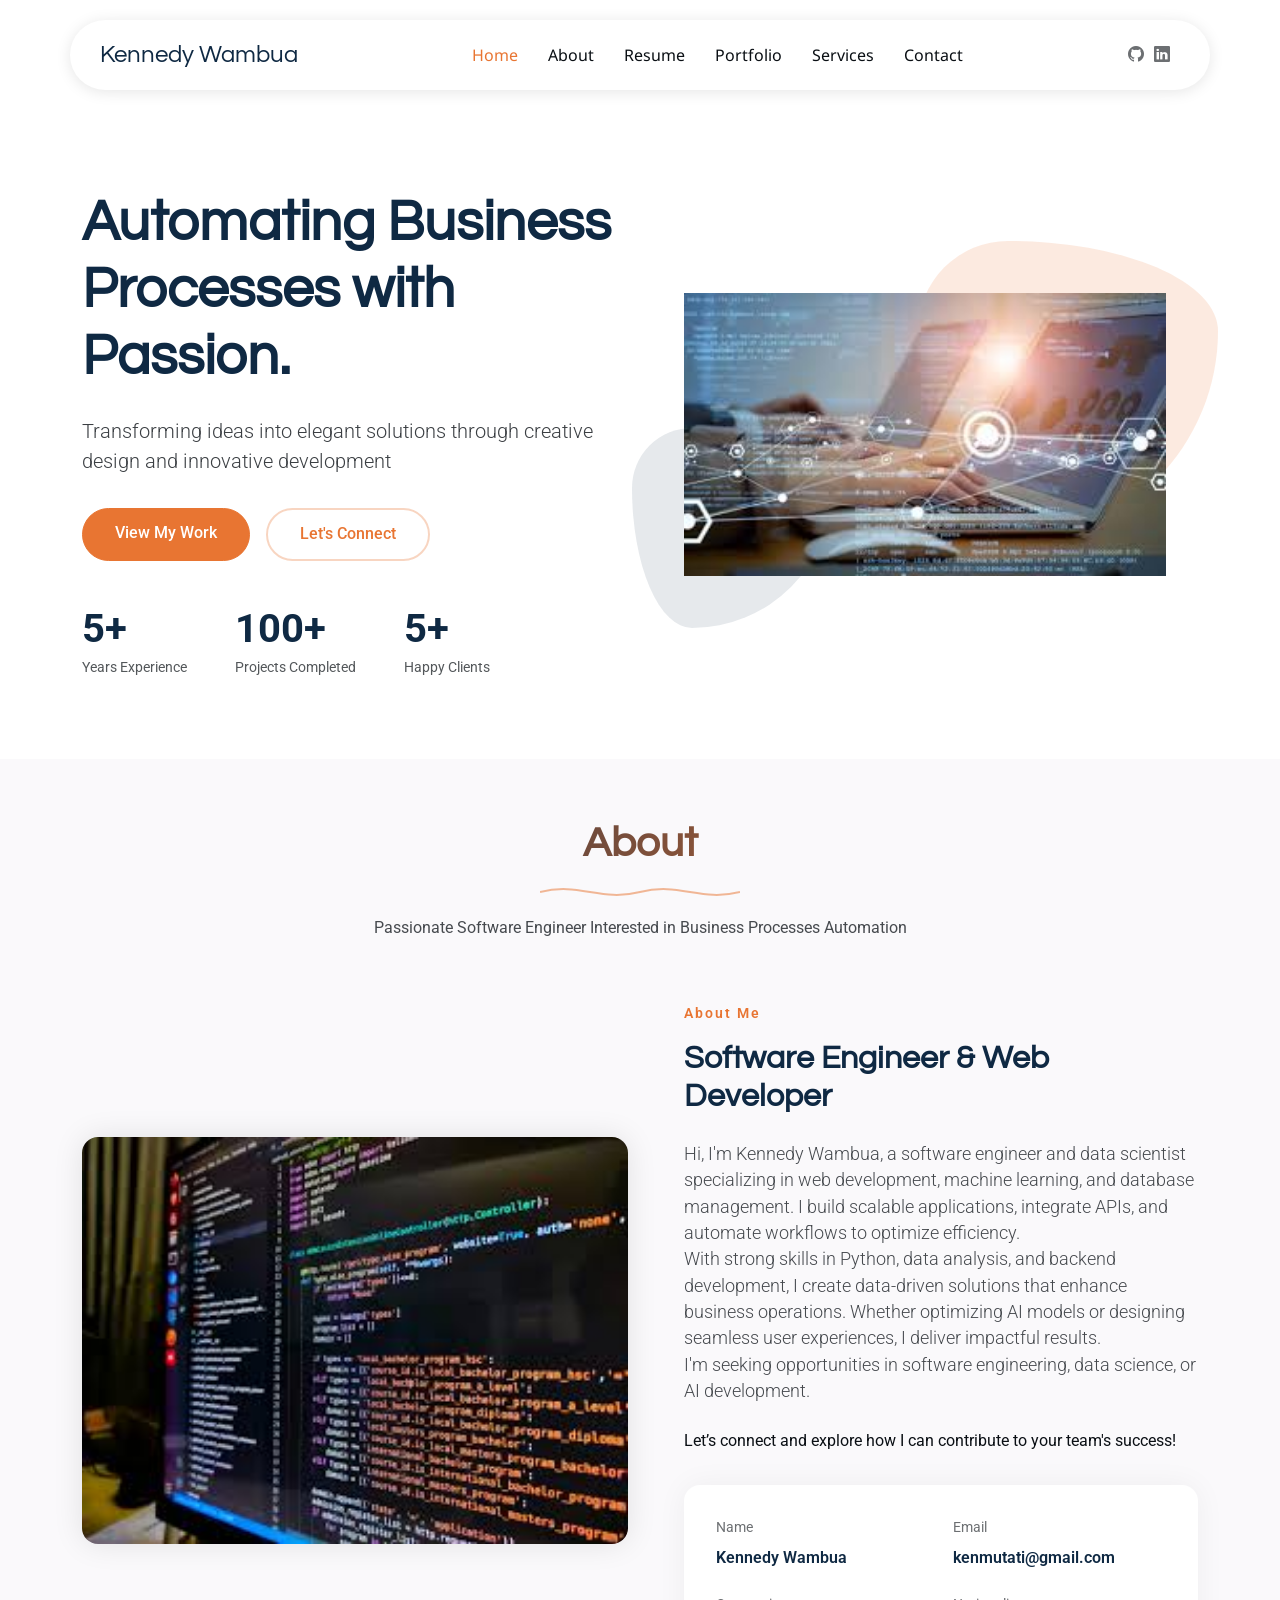
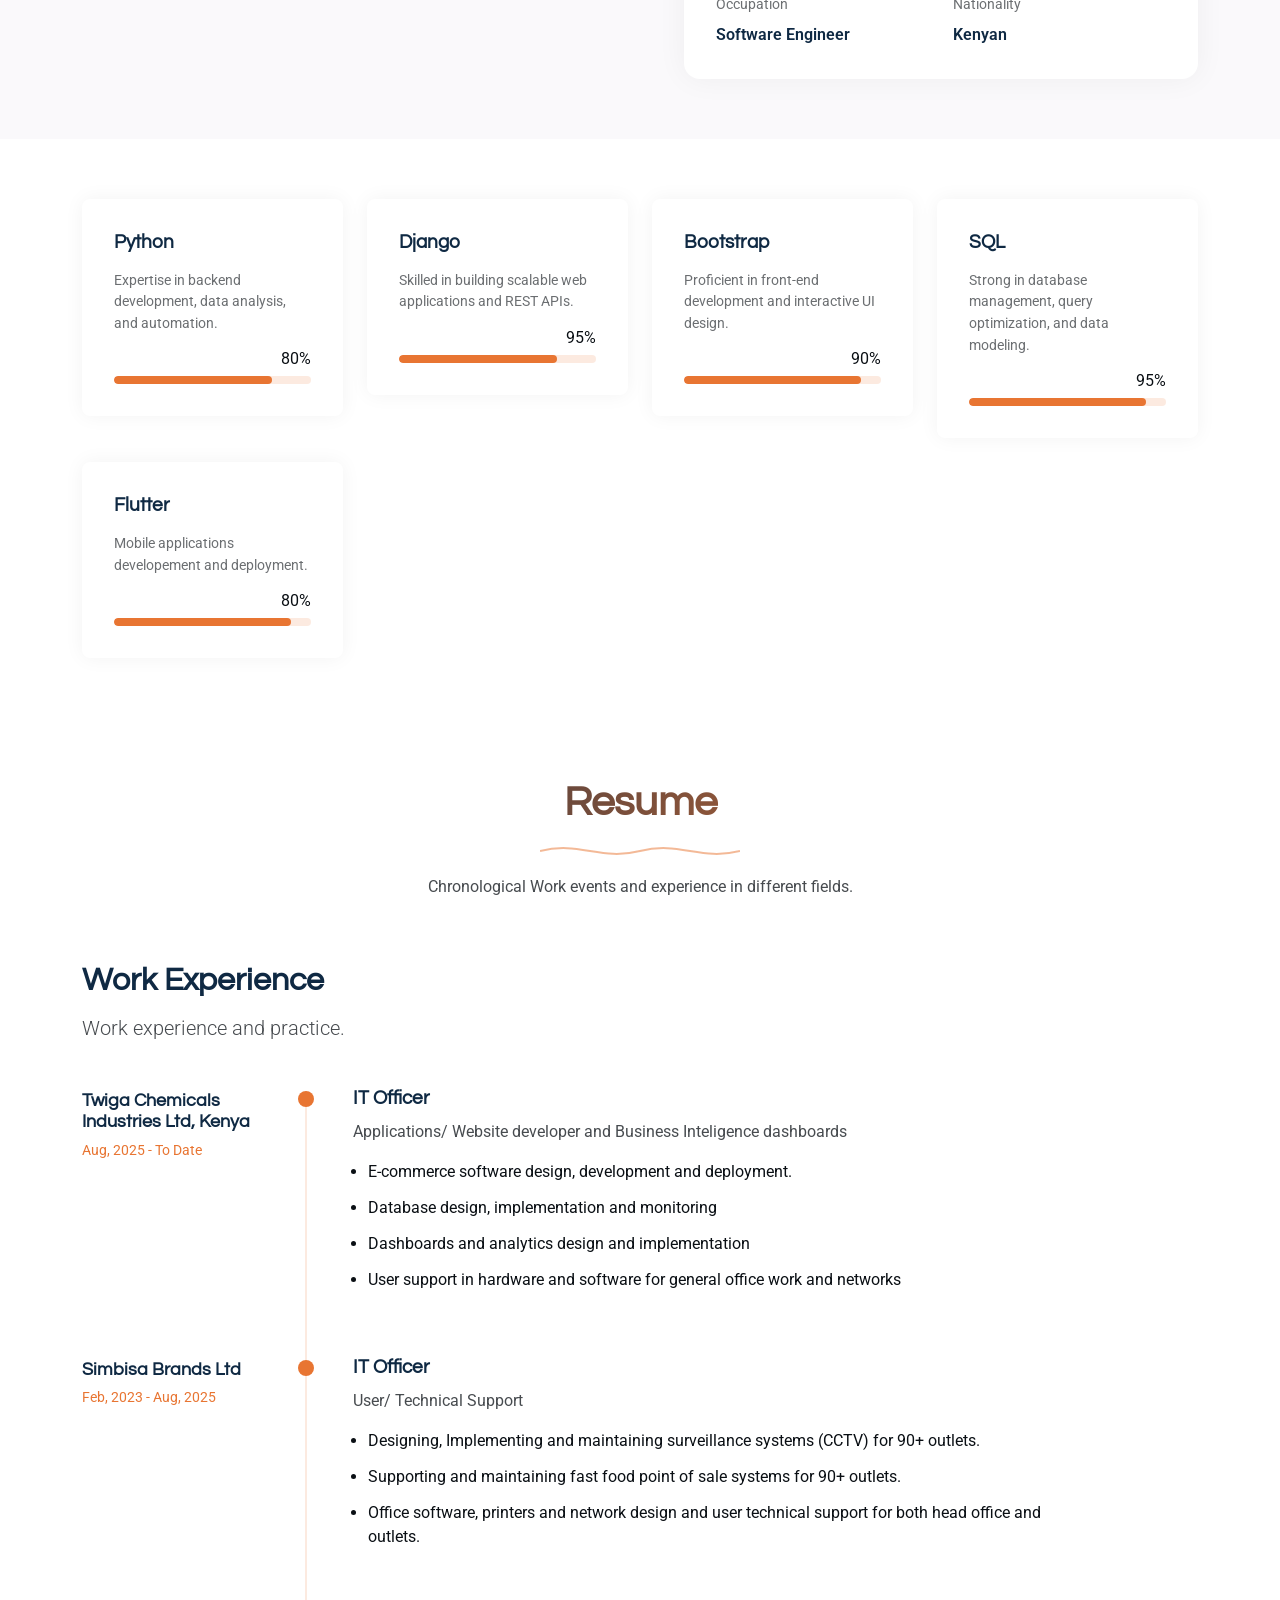
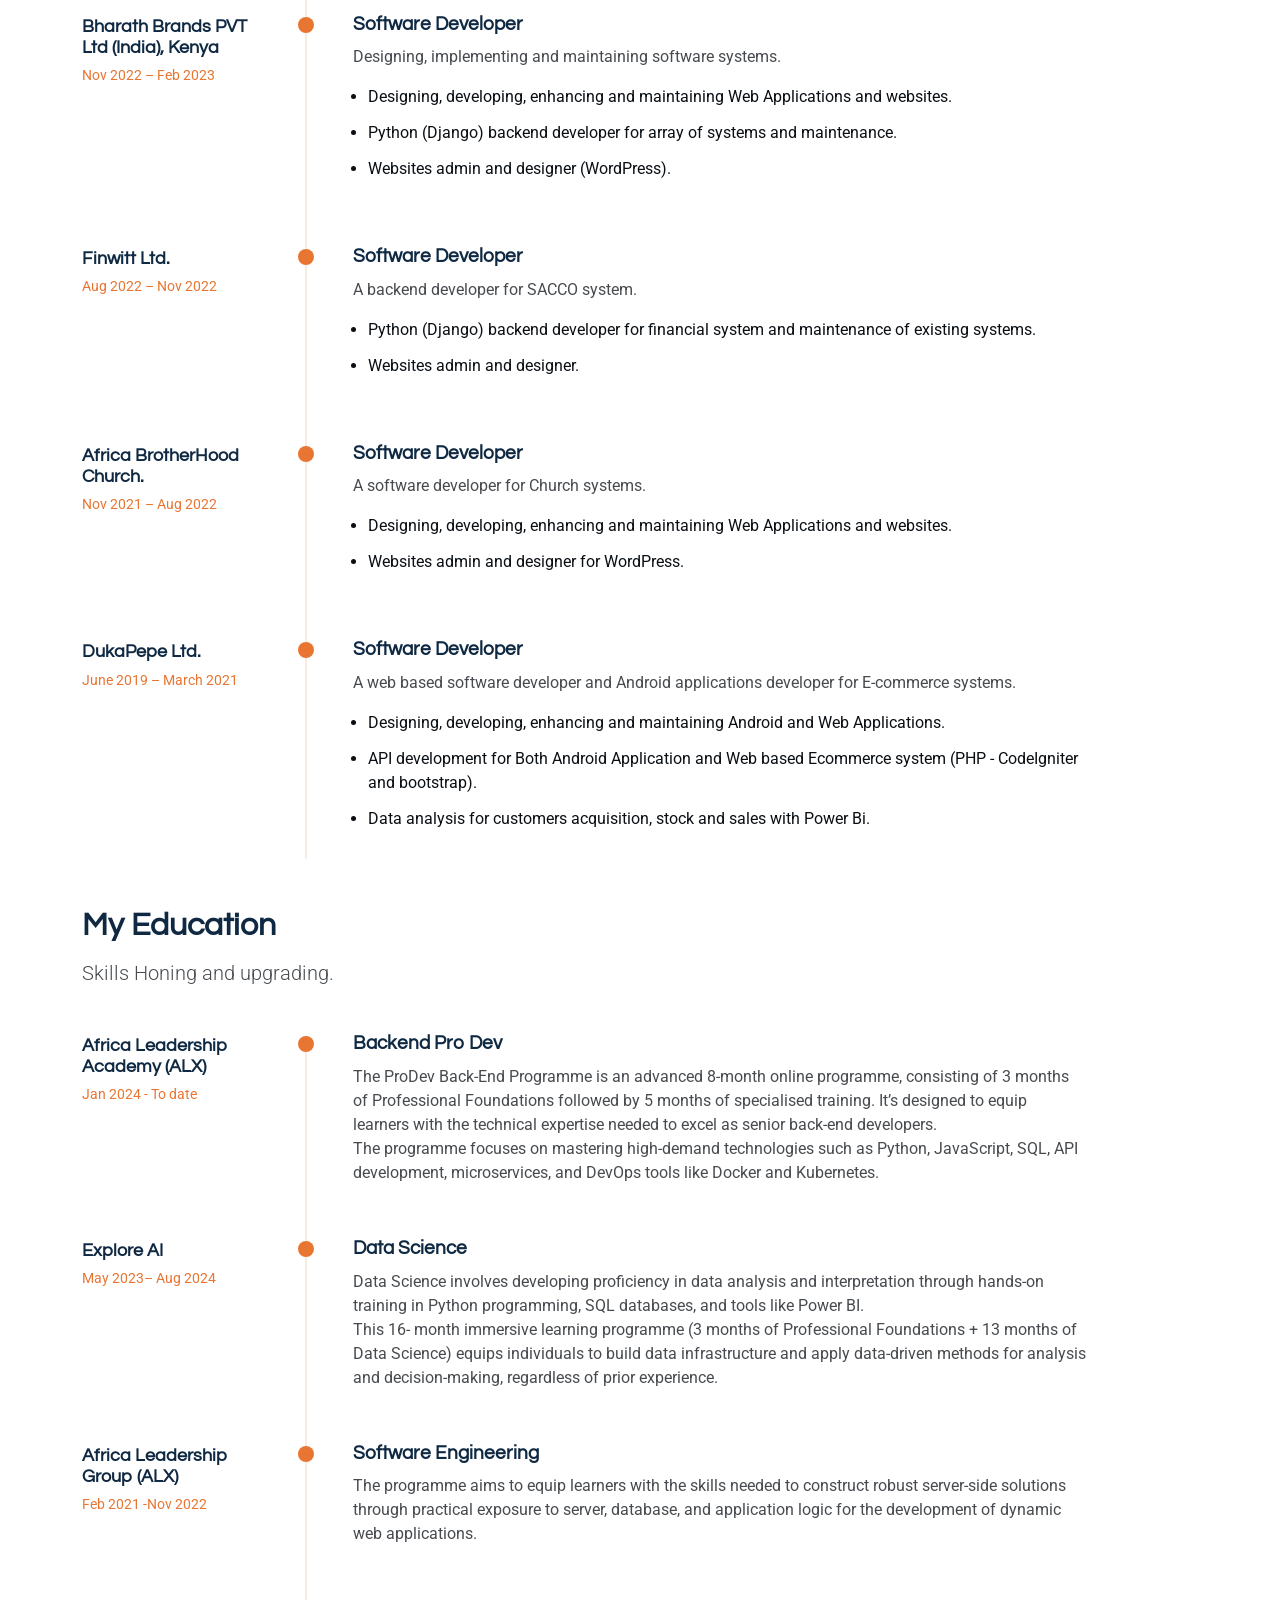
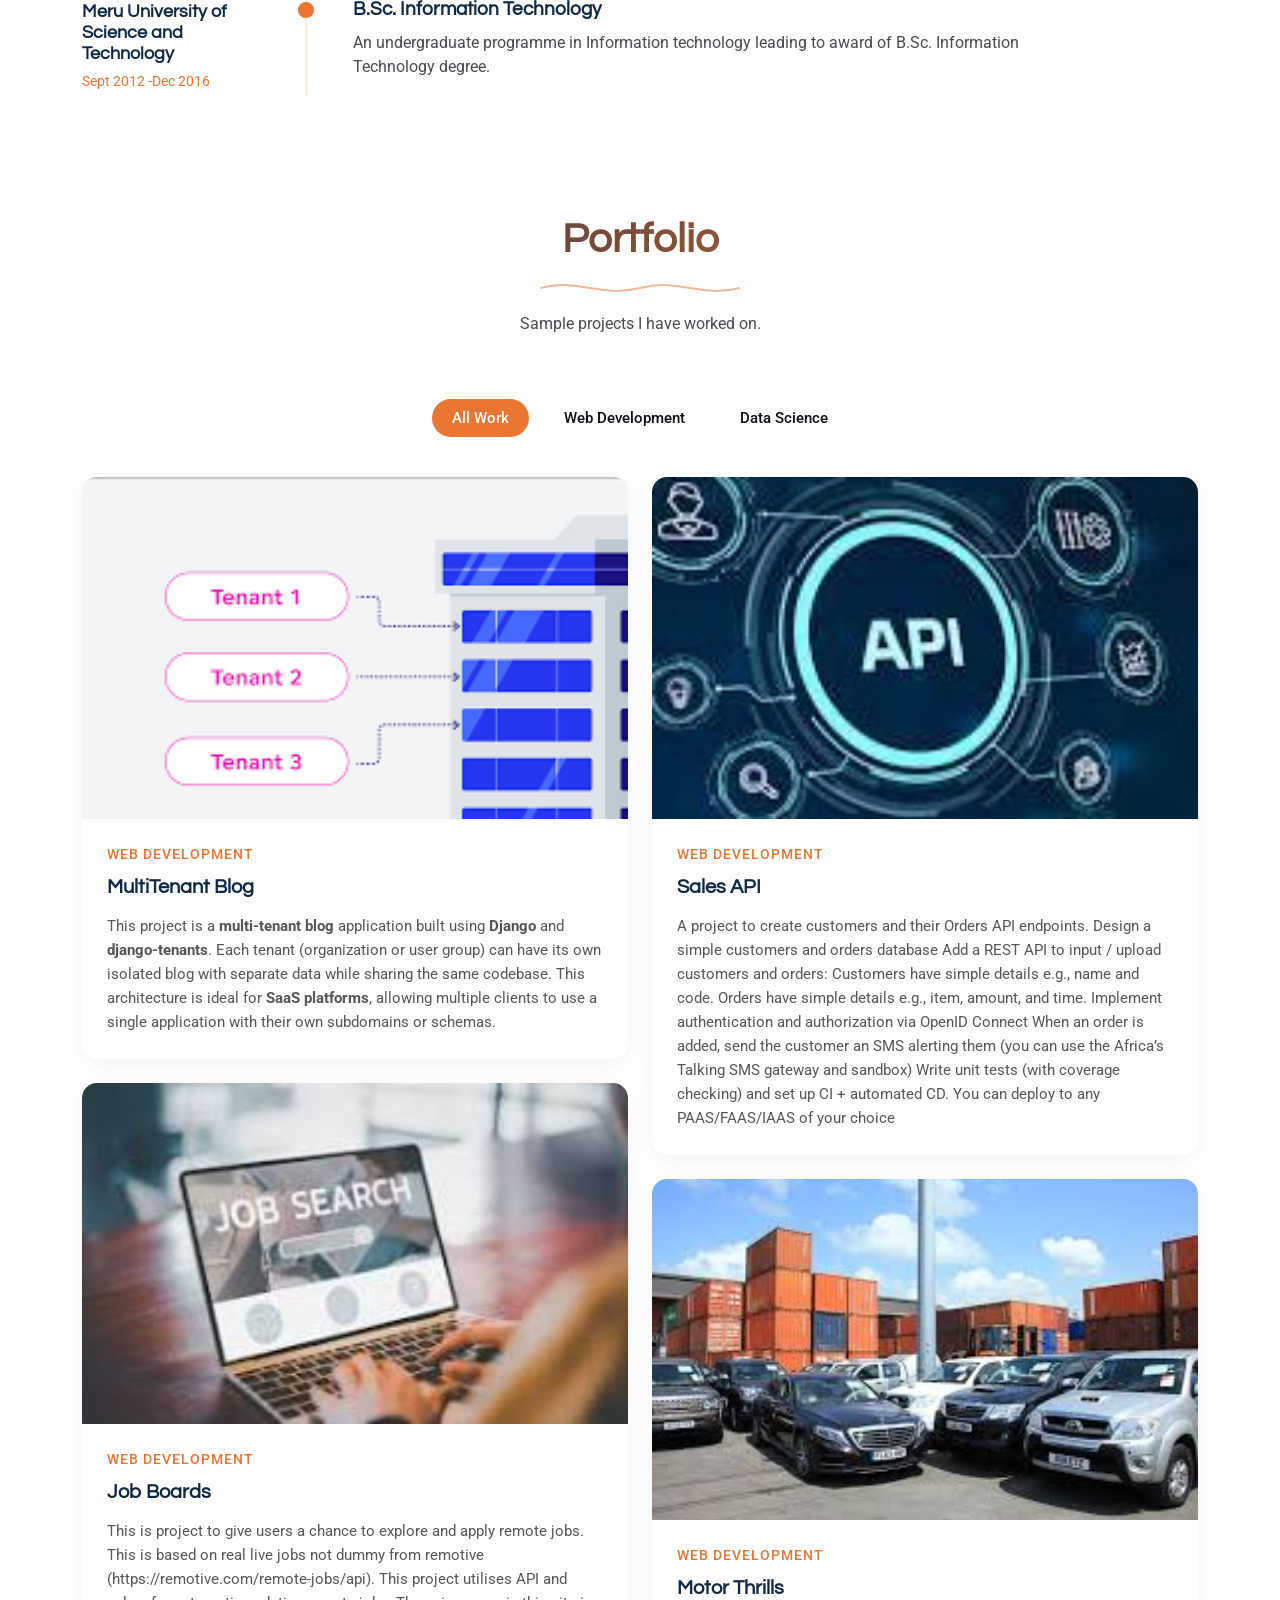
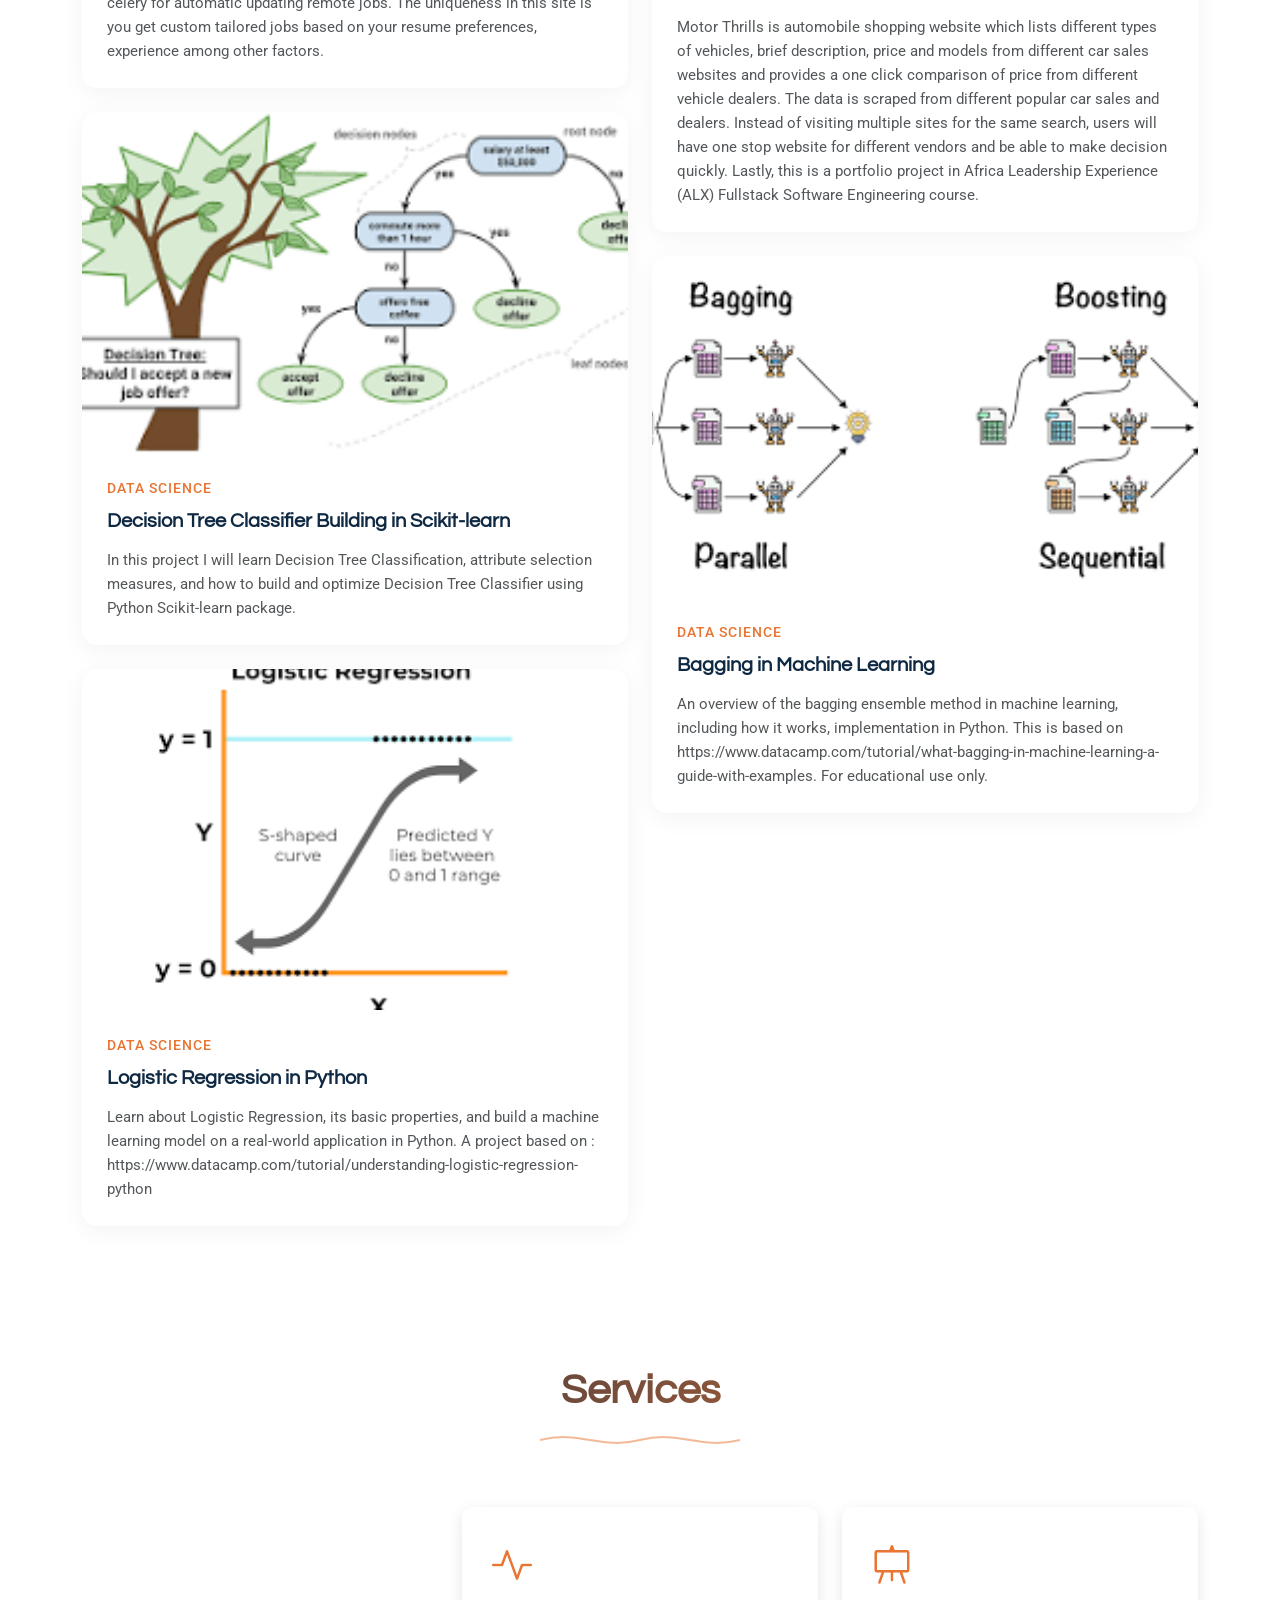
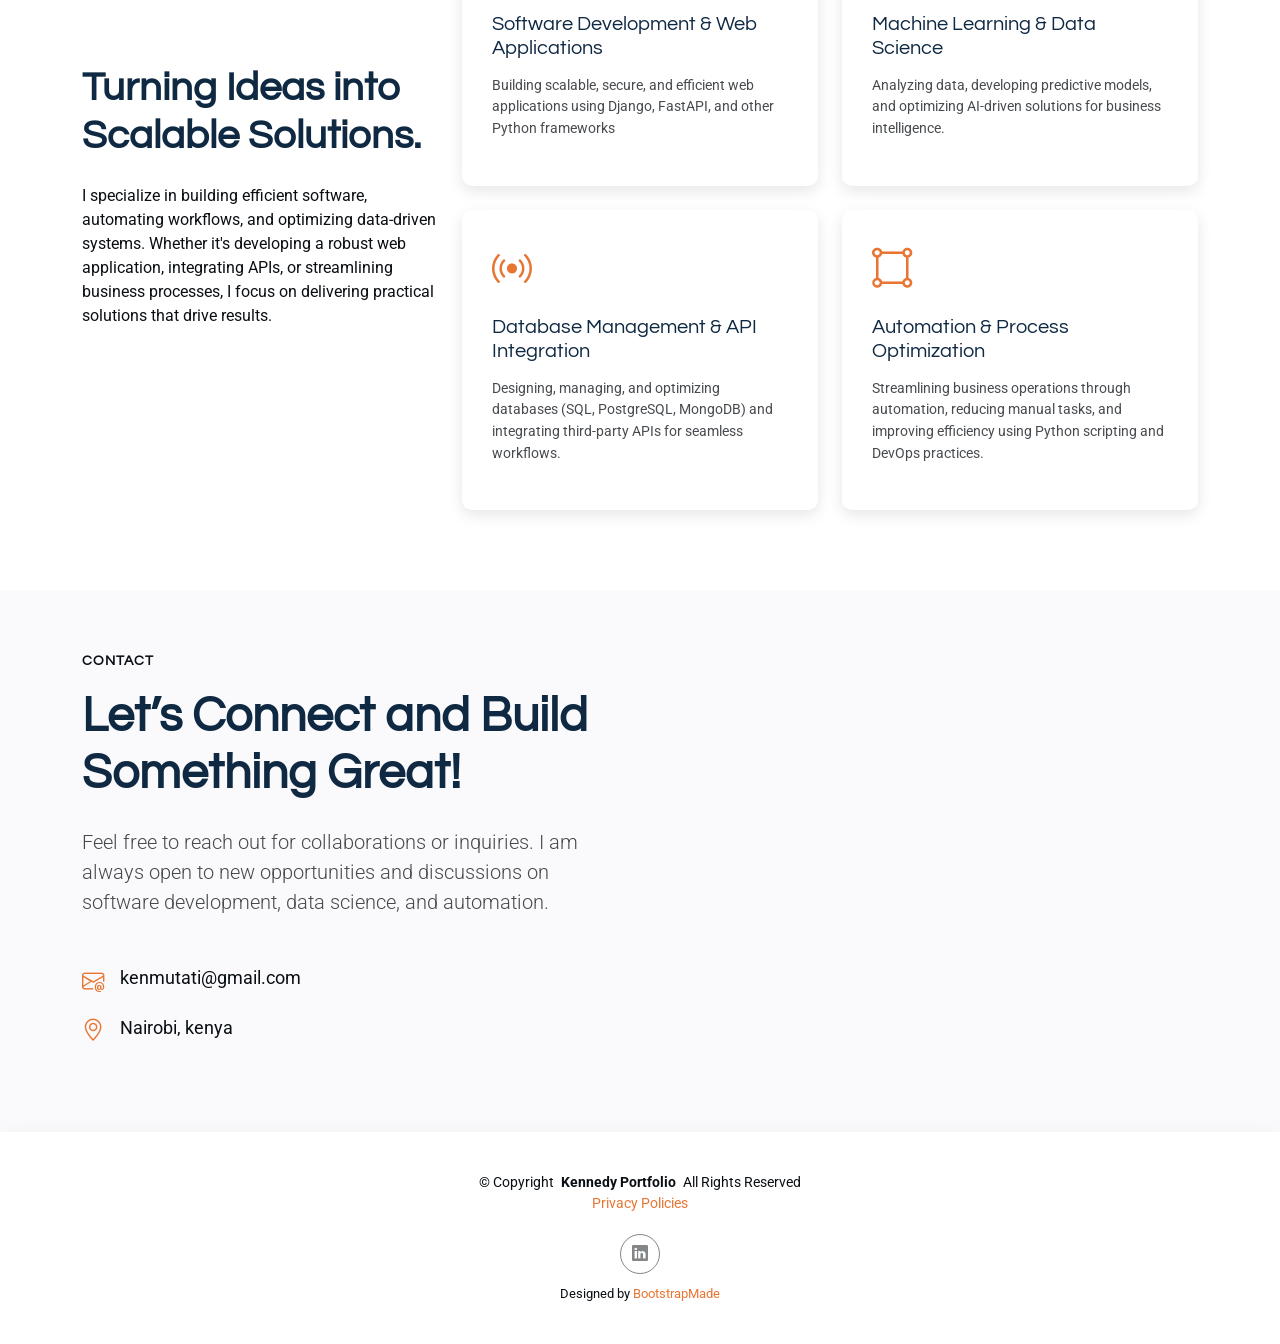
<file: index.html>
<!DOCTYPE html>
<html lang="en" xmlns="http://www.w3.org/1999/html">

<head>
    <meta charset="utf-8">
    <meta content="width=device-width, initial-scale=1.0" name="viewport">
    <title>Kennedy Wambua Portfolio</title>
    <meta name="description" content=" software developer portfolio">
    <meta name="keywords" content=" software developer portfolio, Python developer portfolio">

    <!-- Favicons -->
    <link href="assets/img/favicon1.png" rel="icon">
    <link href="assets/img/apple-touch-icon.png" rel="apple-touch-icon">

    <!-- Fonts -->
    <link href="https://fonts.googleapis.com" rel="preconnect">
    <link href="https://fonts.gstatic.com" rel="preconnect" crossorigin>
    <link href="https://fonts.googleapis.com/css2?family=Roboto:ital,wght@0,100;0,300;0,400;0,500;0,700;0,900;1,100;1,300;1,400;1,500;1,700;1,900&family=Noto+Sans:ital,wght@0,100;0,200;0,300;0,400;0,500;0,600;0,700;0,800;0,900;1,100;1,200;1,300;1,400;1,500;1,600;1,700;1,800;1,900&family=Questrial:wght@400&display=swap"
          rel="stylesheet">

    <!-- Vendor CSS Files -->
    <link href="assets/vendor/bootstrap/css/bootstrap.min.css" rel="stylesheet">
    <link href="assets/vendor/bootstrap-icons/bootstrap-icons.css" rel="stylesheet">
    <link href="assets/vendor/aos/aos.css" rel="stylesheet">
    <link href="assets/vendor/glightbox/css/glightbox.min.css" rel="stylesheet">
    <link href="assets/vendor/swiper/swiper-bundle.min.css" rel="stylesheet">

    <!-- Main CSS File -->
    <link href="assets/css/main.css" rel="stylesheet">

<!--    Google Analytics-->
    <!-- Google tag (gtag.js) -->
    <script async src="https://www.googletagmanager.com/gtag/js?id=G-T62H0RLZNV"></script>
    <script>
        window.dataLayer = window.dataLayer || [];
        function gtag(){dataLayer.push(arguments);}
        gtag('js', new Date());

        gtag('config', 'G-T62H0RLZNV');
    </script>

    <!-- =======================================================
    * Template Name: EasyFolio
    * Template URL: https://bootstrapmade.com/easyfolio-bootstrap-portfolio-template/
    * Updated: Feb 21 2025 with Bootstrap v5.3.3
    * Author: BootstrapMade.com
    * License: https://bootstrapmade.com/license/
    ======================================================== -->
</head>

<body class="index-page">

<header id="header" class="header d-flex align-items-center sticky-top">
    <div class="header-container container-fluid container-xl position-relative d-flex align-items-center justify-content-between">

        <a href="index.html" class="logo d-flex align-items-center me-auto me-xl-0">
            <!-- Uncomment the line below if you also wish to use an image logo -->
            <!-- <img src="assets/img/logo.webp" alt=""> -->
            <h1 class="sitename">Kennedy Wambua</h1>
        </a>

        <nav id="navmenu" class="navmenu">
            <ul>
                <li><a href="#hero" class="active">Home</a></li>
                <li><a href="#about">About</a></li>
                <li><a href="#resume">Resume</a></li>
                <li><a href="#portfolio">Portfolio</a></li>
                <li><a href="#services">Services</a></li>
                <li><a href="#contact">Contact</a></li>
            </ul>
            <i class="mobile-nav-toggle d-xl-none bi bi-list"></i>
        </nav>

        <div class="header-social-links">
            <a href="https://github.com/homemix" class="github"><i class="bi bi-github"></i></a>
            <a href="https://www.linkedin.com/in/kennedy-wambua/" class="linkedin"><i class="bi bi-linkedin"></i></a>
        </div>

    </div>
</header>

<main class="main">

    <!-- Hero Section -->
    <section id="hero" class="hero section">

        <div class="container" data-aos="fade-up" data-aos-delay="100">

            <div class="row align-items-center content">
                <div class="col-lg-6" data-aos="fade-up" data-aos-delay="200">
                    <h2>Automating Business Processes with Passion.</h2>
                    <p class="lead">Transforming ideas into elegant solutions through creative design and innovative
                        development</p>
                    <div class="cta-buttons" data-aos="fade-up" data-aos-delay="300">
                        <a href="#portfolio" class="btn btn-primary">View My Work</a>
                        <a href="#contact" class="btn btn-outline">Let's Connect</a>
                    </div>
                    <div class="hero-stats" data-aos="fade-up" data-aos-delay="400">
                        <div class="stat-item">
                            <span class="stat-number">5+</span>
                            <span class="stat-label">Years Experience</span>
                        </div>
                        <div class="stat-item">
                            <span class="stat-number">100+</span>
                            <span class="stat-label">Projects Completed</span>
                        </div>
                        <div class="stat-item">
                            <span class="stat-number">5+</span>
                            <span class="stat-label">Happy Clients</span>
                        </div>
                    </div>
                </div>
                <div class="col-lg-6">
                    <div class="hero-image">
                        <img src="assets/img/profile/automation.jpg"
                             width="100%" height="100%" alt="Portfolio Hero Image" class="img-fluid" data-aos="zoom-out"
                             data-aos-delay="300">
                        <div class="shape-1"></div>
                        <div class="shape-2"></div>
                    </div>
                </div>
            </div>

        </div>

    </section><!-- /Hero Section -->

    <!-- About Section -->
    <section id="about" class="about section light-background">

        <!-- Section Title -->
        <div class="container section-title" data-aos="fade-up">
            <h2>About</h2>
            <div class="title-shape">
                <svg viewBox="0 0 200 20" xmlns="http://www.w3.org/2000/svg">
                    <path d="M 0,10 C 40,0 60,20 100,10 C 140,0 160,20 200,10" fill="none" stroke="currentColor"
                          stroke-width="2"></path>
                </svg>
            </div>
            <p>Passionate Software Engineer Interested in Business Processes Automation</p>
        </div><!-- End Section Title -->

        <div class="container" data-aos="fade-up" data-aos-delay="100">

            <div class="row align-items-center">
                <div class="col-lg-6 position-relative" data-aos="fade-right" data-aos-delay="200">
                    <div class="about-image">
                        <img src="assets/img/profile/software%20developer.jpg"
                             height="100%" width="100%" alt="Profile Image" class="img-fluid rounded-4">
                    </div>
                </div>

                <div class="col-lg-6" data-aos="fade-left" data-aos-delay="300">
                    <div class="about-content">
                        <span class="subtitle">About Me</span>

                        <h2>Software Engineer &amp; Web Developer</h2>

                        <p class="lead mb-4">Hi, I'm Kennedy Wambua, a software engineer and data scientist specializing
                            in web development, machine learning, and database management. I build scalable
                            applications, integrate APIs, and automate workflows to optimize efficiency. </br>

                            With strong skills in Python, data analysis, and backend development, I create data-driven
                            solutions that enhance business operations. Whether optimizing AI models or designing
                            seamless user experiences, I deliver impactful results.
                            <br>
                            I'm seeking opportunities in software engineering, data science, or AI development. </p>

                        <p class="mb-4">Let’s connect and explore how I can contribute to your team's success!</p>

                        <div class="personal-info">
                            <div class="row g-4">
                                <div class="col-6">
                                    <div class="info-item">
                                        <span class="label">Name</span>
                                        <span class="value">Kennedy Wambua</span>
                                    </div>
                                </div>


                                <div class="col-6">
                                    <div class="info-item">
                                        <span class="label">Email</span>
                                        <span class="value">kenmutati@gmail.com</span>
                                    </div>
                                </div>

                                <div class="col-6">
                                    <div class="info-item">
                                        <span class="label">Occupation</span>
                                        <span class="value">Software Engineer</span>
                                    </div>
                                </div>

                                <div class="col-6">
                                    <div class="info-item">
                                        <span class="label">Nationality</span>
                                        <span class="value">Kenyan</span>
                                    </div>
                                </div>
                            </div>
                        </div>

                        <!--              <div class="signature mt-4">-->
                        <!--                <div class="signature-image">-->
                        <!--                  <img src="assets/img/misc/signature-1.webp" alt="" class="img-fluid">-->
                        <!--                </div>-->
                        <!--                <div class="signature-info">-->
                        <!--                  <h4>Eliot Johnson</h4>-->
                        <!--                  <p>Adipiscing Elit, Lorem Ipsum</p>-->
                        <!--                </div>-->
                        <!--              </div>-->
                    </div>
                </div>
            </div>

        </div>

    </section><!-- /About Section -->

    <!-- Skills Section -->
    <section id="skills" class="skills section">

        <div class="container" data-aos="fade-up" data-aos-delay="100">

            <div class="row g-4 skills-animation">

                <div class="col-md-6 col-lg-3" data-aos="fade-up" data-aos-delay="100">
                    <div class="skill-box">
                        <h3>Python</h3>
                        <p>Expertise in backend development, data analysis, and automation.</p>
                        <span class="text-end d-block">80%</span>
                        <div class="progress">
                            <div class="progress-bar" role="progressbar" aria-valuenow="80" aria-valuemin="0"
                                 aria-valuemax="100"></div>
                        </div>
                    </div>
                </div>

                <div class="col-md-6 col-lg-3" data-aos="fade-up" data-aos-delay="200">
                    <div class="skill-box">
                        <h3>Django</h3>
                        <p> Skilled in building scalable web applications and REST APIs.</p>
                        <span class="text-end d-block">95%</span>
                        <div class="progress">
                            <div class="progress-bar" role="progressbar" aria-valuenow="80" aria-valuemin="0"
                                 aria-valuemax="100"></div>
                        </div>
                    </div>
                </div>

                <div class="col-md-6 col-lg-3" data-aos="fade-up" data-aos-delay="300">
                    <div class="skill-box">
                        <h3>Bootstrap</h3>
                        <p>Proficient in front-end development and interactive UI design.</p>
                        <span class="text-end d-block">90%</span>
                        <div class="progress">
                            <div class="progress-bar" role="progressbar" aria-valuenow="90" aria-valuemin="0"
                                 aria-valuemax="100"></div>
                        </div>
                    </div>
                </div>

                <div class="col-md-6 col-lg-3" data-aos="fade-up" data-aos-delay="400">
                    <div class="skill-box">
                        <h3>SQL</h3>
                        <p>Strong in database management, query optimization, and data modeling.</p>
                        <span class="text-end d-block">95%</span>
                        <div class="progress">
                            <div class="progress-bar" role="progressbar" aria-valuenow="90" aria-valuemin="0"
                                 aria-valuemax="100">
                            </div>
                        </div>
                    </div>
                </div>
                <div class="col-md-6 col-lg-3" data-aos="fade-up" data-aos-delay="400">
                    <div class="skill-box">
                        <h3>Flutter</h3>
                        <p>Mobile applications developement and deployment.</p>
                        <span class="text-end d-block">80%</span>
                        <div class="progress">
                            <div class="progress-bar" role="progressbar" aria-valuenow="90" aria-valuemin="0"
                                 aria-valuemax="100">
                            </div>
                        </div>
                    </div>
                </div>

            </div>

        </div>

    </section><!-- /Skills Section -->

    <!-- Resume Section -->
    <section id="resume" class="resume section">

        <!-- Section Title -->
        <div class="container section-title" data-aos="fade-up">
            <h2>Resume</h2>
            <div class="title-shape">
                <svg viewBox="0 0 200 20" xmlns="http://www.w3.org/2000/svg">
                    <path d="M 0,10 C 40,0 60,20 100,10 C 140,0 160,20 200,10" fill="none" stroke="currentColor"
                          stroke-width="2"></path>
                </svg>
            </div>
            <p>Chronological Work events and experience in different fields.</p>
        </div><!-- End Section Title -->

        <div class="container" data-aos="fade-up" data-aos-delay="100">

            <div class="row">
                <div class="col-12">
                    <div class="resume-wrapper">
                        <div class="resume-block" data-aos="fade-up">
                            <h2>Work Experience</h2>
                            <p class="lead"> Work experience and practice.</p>

                            <div class="timeline">

                                <div class="timeline-item" data-aos="fade-up" data-aos-delay="200">
                                    <div class="timeline-left">
                                        <h4 class="company">Twiga Chemicals Industries Ltd, Kenya</h4>
                                        <span class="period">Aug, 2025 - To Date</span>
                                    </div>
                                    <div class="timeline-dot"></div>
                                    <div class="timeline-right">
                                        <h3 class="position">IT Officer</h3>
                                        <p class="description">Applications/ Website developer and Business Inteligence dashboards</p>
                                        <ul>
                                            <li>E-commerce software design, development and deployment.
                                            </li>
                                            <li>Database design, implementation and monitoring
                                            </li>
                                            <li>Dashboards and analytics design and implementation
                                            </li>
                                            <li>
                                                User support in hardware and software for general office work and networks
                                            </li>
                                        </ul>
                                    </div>
                                </div>

                                <div class="timeline-item" data-aos="fade-up" data-aos-delay="200">
                                    <div class="timeline-left">
                                        <h4 class="company">Simbisa Brands Ltd</h4>
                                        <span class="period">Feb, 2023 - Aug, 2025</span>
                                    </div>
                                    <div class="timeline-dot"></div>
                                    <div class="timeline-right">
                                        <h3 class="position">IT Officer</h3>
                                        <p class="description">User/ Technical Support</p>
                                        <ul>
                                            <li>Designing, Implementing and maintaining surveillance systems (CCTV) for
                                                90+ outlets.
                                            </li>
                                            <li>Supporting and maintaining fast food point of sale systems for 90+
                                                outlets.
                                            </li>
                                            <li>Office software, printers and network design and user technical
                                                support for both head office and outlets.
                                            </li>
                                        </ul>
                                    </div>
                                </div>

                                <div class="timeline-item" data-aos="fade-up" data-aos-delay="300">
                                    <div class="timeline-left">
                                        <h4 class="company">Bharath Brands PVT Ltd (India), Kenya</h4>
                                        <span class="period">Nov 2022 – Feb 2023</span>
                                    </div>
                                    <div class="timeline-dot"></div>
                                    <div class="timeline-right">
                                        <h3 class="position">Software Developer</h3>
                                        <p class="description">
                                            Designing, implementing and maintaining software systems.
                                        </p>
                                        <ul>
                                            <li>Designing, developing, enhancing and maintaining Web Applications and
                                                websites.
                                            </li>
                                            <li> Python (Django) backend developer for array of systems and
                                                maintenance.
                                            </li>
                                            <li>Websites admin and designer (WordPress).</li>
                                        </ul>
                                    </div>
                                </div>

                                <div class="timeline-item" data-aos="fade-up" data-aos-delay="400">
                                    <div class="timeline-left">
                                        <h4 class="company">Finwitt Ltd.</h4>
                                        <span class="period">Aug 2022 – Nov 2022</span>
                                    </div>
                                    <div class="timeline-dot"></div>
                                    <div class="timeline-right">
                                        <h3 class="position">Software Developer</h3>
                                        <p class="description">A backend developer for SACCO system.</p>
                                        <ul>
                                            <li>Python (Django) backend developer for financial system and maintenance
                                                of existing systems.
                                            </li>
                                            <li>Websites admin and designer.</li>
                                        </ul>
                                    </div>
                                </div>
                                <div class="timeline-item" data-aos="fade-up" data-aos-delay="400">
                                    <div class="timeline-left">
                                        <h4 class="company">Africa BrotherHood Church.</h4>
                                        <span class="period">Nov 2021 – Aug 2022</span>
                                    </div>
                                    <div class="timeline-dot"></div>
                                    <div class="timeline-right">
                                        <h3 class="position">Software Developer</h3>
                                        <p class="description">A software developer for Church systems.</p>
                                        <ul>
                                            <li>Designing, developing, enhancing and maintaining Web Applications and
                                                websites.
                                            </li>
                                            <li>Websites admin and designer for WordPress.</li>
                                        </ul>
                                    </div>
                                </div>
                                <div class="timeline-item" data-aos="fade-up" data-aos-delay="400">
                                    <div class="timeline-left">
                                        <h4 class="company">DukaPepe Ltd.</h4>
                                        <span class="period">June 2019 – March 2021</span>
                                    </div>
                                    <div class="timeline-dot"></div>
                                    <div class="timeline-right">
                                        <h3 class="position">Software Developer</h3>
                                        <p class="description">A web based software developer and Android applications
                                            developer for E-commerce systems.</p>
                                        <ul>
                                            <li> Designing, developing, enhancing and maintaining Android and Web
                                                Applications.
                                            </li>
                                            <li>API development for Both Android Application and Web based Ecommerce
                                                system (PHP - CodeIgniter and bootstrap).
                                            </li>
                                            <li>Data analysis for customers acquisition, stock and sales with Power
                                                Bi.
                                            </li>
                                        </ul>
                                    </div>
                                </div>

                            </div>
                        </div>

                        <div class="resume-block" data-aos="fade-up" data-aos-delay="100">
                            <h2>My Education</h2>
                            <p class="lead">Skills Honing and upgrading.</p>

                            <div class="timeline">
                                <div class="timeline-item" data-aos="fade-up" data-aos-delay="200">
                                    <div class="timeline-left">
                                        <h4 class="company">Africa Leadership Academy (ALX)</h4>
                                        <span class="period">Jan 2024 - To date</span>
                                    </div>
                                    <div class="timeline-dot"></div>
                                    <div class="timeline-right">
                                        <h3 class="position">Backend Pro Dev</h3>
                                        <p class="description">The ProDev Back-End Programme is an advanced 8-month
                                            online programme, consisting of
                                            3 months of Professional Foundations followed by 5 months of specialised
                                            training. It’s
                                            designed to equip learners with the technical expertise needed to excel as
                                            senior back-end
                                            developers. <br> The programme focuses on mastering high-demand technologies
                                            such as
                                            Python, JavaScript, SQL, API development, microservices, and DevOps tools
                                            like Docker and
                                            Kubernetes.</p>
                                    </div>
                                </div>

                                <div class="timeline-item" data-aos="fade-up" data-aos-delay="300">
                                    <div class="timeline-left">
                                        <h4 class="company">Explore AI </h4>
                                        <span class="period">May 2023– Aug 2024</span>
                                    </div>
                                    <div class="timeline-dot"></div>
                                    <div class="timeline-right">
                                        <h3 class="position">Data Science</h3>
                                        <p class="description">Data Science involves developing proficiency in data
                                            analysis and interpretation through
                                            hands-on training in Python programming, SQL databases, and tools like Power
                                            BI. <br> This 16-
                                            month immersive learning programme (3 months of Professional Foundations +
                                            13 months
                                            of Data Science) equips individuals to build data infrastructure and apply
                                            data-driven
                                            methods for analysis and decision-making, regardless of prior experience.
                                        </p>
                                    </div>
                                </div>

                                <div class="timeline-item" data-aos="fade-up" data-aos-delay="400">
                                    <div class="timeline-left">
                                        <h4 class="company">Africa Leadership Group (ALX)</h4>
                                        <span class="period">Feb 2021 -Nov 2022</span>
                                    </div>
                                    <div class="timeline-dot"></div>
                                    <div class="timeline-right">
                                        <h3 class="position">Software Engineering</h3>
                                        <p class="description">The programme aims to equip learners with the skills
                                            needed to construct robust
                                            server-side solutions through practical exposure to server, database, and
                                            application logic for the development of dynamic web applications.</p>
                                    </div>
                                </div>
                                <div class="timeline-item" data-aos="fade-up" data-aos-delay="400">
                                    <div class="timeline-left">
                                        <h4 class="company">Meru University of Science and Technology</h4>
                                        <span class="period">Sept 2012 -Dec 2016</span>
                                    </div>
                                    <div class="timeline-dot"></div>
                                    <div class="timeline-right">
                                        <h3 class="position">B.Sc. Information Technology</h3>
                                        <p class="description">An undergraduate programme in Information technology
                                            leading to award of B.Sc. Information Technology degree.</p>
                                    </div>
                                </div>
                            </div>
                        </div>
                    </div>
                </div>
            </div>

        </div>

    </section><!-- /Resume Section -->

    <!-- Portfolio Section -->
    <section id="portfolio" class="portfolio section">

        <!-- Section Title -->
        <div class="container section-title" data-aos="fade-up">
            <h2>Portfolio</h2>
            <div class="title-shape">
                <svg viewBox="0 0 200 20" xmlns="http://www.w3.org/2000/svg">
                    <path d="M 0,10 C 40,0 60,20 100,10 C 140,0 160,20 200,10" fill="none" stroke="currentColor"
                          stroke-width="2"></path>
                </svg>
            </div>
            <p>Sample projects I have worked on.</p>
        </div><!-- End Section Title -->

        <div class="container" data-aos="fade-up" data-aos-delay="100">

            <div class="isotope-layout" data-default-filter="*" data-layout="masonry" data-sort="original-order">

                <div class="portfolio-filters-container" data-aos="fade-up" data-aos-delay="200">
                    <ul class="portfolio-filters isotope-filters">
                        <li data-filter="*" class="filter-active">All Work</li>
                        <li data-filter=".filter-web">Web Development</li>
                        <li data-filter=".filter-data">Data Science</li>

                    </ul>
                </div>

                <div class="row g-4 isotope-container" data-aos="fade-up" data-aos-delay="300">
                    <div class="col-lg-6 col-md-6 portfolio-item isotope-item filter-web">
                        <div class="portfolio-card">
                            <div class="portfolio-image">
                                <img src="assets/img/portfolio/multi%20tenant%20blog.png" class="img-fluid" alt=""
                                     loading="lazy">
                                <div class="portfolio-overlay">
                                    <div class="portfolio-actions">
                                        <a href="https://github.com/homemix/multitenantBlog" target="_blank"
                                           class="details-link"><i
                                                class="bi bi-arrow-right"></i></a>
                                    </div>
                                </div>
                            </div>
                            <div class="portfolio-content">
                                <span class="category">Web Development</span>
                                <h3>MultiTenant Blog</h3>
                                <p>This project is a <b>multi-tenant blog</b> application built using <b>Django </b> and
                                    <b>django-tenants</b>. Each tenant (organization or user group) can have its own
                                    isolated blog with separate data while sharing the same codebase. This architecture
                                    is ideal for <b>SaaS platforms</b>, allowing multiple clients to use a single
                                    application with their own subdomains or schemas.</p>
                            </div>
                        </div>
                    </div><!-- End Portfolio Item -->

                    <div class="col-lg-6 col-md-6 portfolio-item isotope-item filter-web">
                        <div class="portfolio-card">
                            <div class="portfolio-image">
                                <img src="assets/img/portfolio/sales-api.jpg" class="img-fluid" alt=""
                                     loading="lazy">
                                <div class="portfolio-overlay">
                                    <div class="portfolio-actions">
                                        <a href="https://github.com/homemix/sales_API" target="_blank"
                                           class="details-link"><i
                                                class="bi bi-arrow-right"></i></a>
                                    </div>
                                </div>
                            </div>
                            <div class="portfolio-content">
                                <span class="category">Web Development</span>
                                <h3>Sales API</h3>
                                <p>A project to create customers and their Orders API endpoints.
                                    Design a simple customers and orders database
                                    Add a REST API to input / upload customers and orders:
                                    Customers have simple details e.g., name and code.
                                    Orders have simple details e.g., item, amount, and time.
                                    Implement authentication and authorization via OpenID Connect
                                    When an order is added, send the customer an SMS alerting them (you can use the
                                    Africa’s Talking SMS gateway and sandbox)
                                    Write unit tests (with coverage checking) and set up CI + automated CD. You can
                                    deploy to any PAAS/FAAS/IAAS of your choice</p>
                            </div>
                        </div>
                    </div><!-- End Portfolio Item -->
                    <div class="col-lg-6 col-md-6 portfolio-item isotope-item filter-web">
                        <div class="portfolio-card">
                            <div class="portfolio-image">
                                <img src="assets/img/portfolio/job-boards.jpg" class="img-fluid" alt=""
                                     loading="lazy">
                                <div class="portfolio-overlay">
                                    <div class="portfolio-actions">
                                        <a href="https://github.com/homemix/jobBoards" target="_blank"
                                           class="details-link"><i
                                                class="bi bi-arrow-right"></i></a>
                                    </div>
                                </div>
                            </div>
                            <div class="portfolio-content">
                                <span class="category">Web Development</span>
                                <h3>Job Boards</h3>
                                <p>This is project to give users a chance to explore and apply remote jobs.
                                    This is based on real live jobs not dummy from remotive
                                    (https://remotive.com/remote-jobs/api).
                                    This project utilises API and celery for automatic updating remote jobs.
                                    The uniqueness in this site is you get custom tailored jobs based on your resume
                                    preferences, experience among other factors.</p>
                            </div>
                        </div>
                    </div><!-- End Portfolio Item -->
                    <div class="col-lg-6 col-md-6 portfolio-item isotope-item filter-web">
                        <div class="portfolio-card">
                            <div class="portfolio-image">
                                <img src="assets/img/portfolio/motors.jpg" class="img-fluid" alt=""
                                     loading="lazy">
                                <div class="portfolio-overlay">
                                    <div class="portfolio-actions">
                                        <a href="https://github.com/homemix/motor_thrills" target="_blank"
                                           class="details-link"><i
                                                class="bi bi-arrow-right"></i></a>
                                    </div>
                                </div>
                            </div>
                            <div class="portfolio-content">
                                <span class="category">Web Development</span>
                                <h3>Motor Thrills</h3>
                                <p>Motor Thrills is automobile shopping website which lists different types of vehicles,
                                    brief description, price and models from different car sales websites and provides a
                                    one click comparison of price from different vehicle dealers.

                                    The data is scraped from different popular car sales and dealers. Instead of
                                    visiting multiple sites for the same search, users will have one stop website for
                                    different vendors and be able to make decision quickly.

                                    Lastly, this is a portfolio project in Africa Leadership Experience (ALX) Fullstack
                                    Software Engineering course.</p>
                            </div>
                        </div>
                    </div><!-- End Portfolio Item -->

                    <!--                    Data Science Portfolio-->
                    <div class="col-lg-6 col-md-6 portfolio-item isotope-item filter-data">
                        <div class="portfolio-card">
                            <div class="portfolio-image">
                                <img src="assets/img/portfolio/decision%20tree%20classifier.png" class="img-fluid"
                                     alt=""
                                     loading="lazy">
                                <div class="portfolio-overlay">
                                    <div class="portfolio-actions">
                                        <a href="https://www.datascienceportfol.io/ken_wambua/projects/1"
                                           class="details-link"><i
                                                class="bi bi-arrow-right"></i></a>
                                    </div>
                                </div>
                            </div>
                            <div class="portfolio-content">
                                <span class="category">Data Science</span>
                                <h3>Decision Tree Classifier Building in Scikit-learn</h3>
                                <p>In this project I will learn Decision Tree Classification, attribute selection
                                    measures, and how to build and optimize Decision Tree Classifier using Python
                                    Scikit-learn package.</p>
                            </div>
                        </div>
                    </div><!-- End Portfolio Item -->
                    <div class="col-lg-6 col-md-6 portfolio-item isotope-item filter-data">
                        <div class="portfolio-card">
                            <div class="portfolio-image">
                                <img src="assets/img/portfolio/bagging.png" class="img-fluid" alt=""
                                     loading="lazy">
                                <div class="portfolio-overlay">
                                    <div class="portfolio-actions">
                                        <a href="https://www.datascienceportfol.io/ken_wambua/projects/2"
                                           class="details-link"><i
                                                class="bi bi-arrow-right"></i></a>
                                    </div>
                                </div>
                            </div>
                            <div class="portfolio-content">
                                <span class="category">Data Science</span>
                                <h3>Bagging in Machine Learning</h3>
                                <p>An overview of the bagging ensemble method in machine learning, including how it
                                    works, implementation in Python. This is based on
                                    https://www.datacamp.com/tutorial/what-bagging-in-machine-learning-a-guide-with-examples.
                                    For educational use only.</p>
                            </div>
                        </div>
                    </div><!-- End Portfolio Item -->
                    <div class="col-lg-6 col-md-6 portfolio-item isotope-item filter-data">
                        <div class="portfolio-card">
                            <div class="portfolio-image">
                                <img src="assets/img/portfolio/logistic.png" class="img-fluid" alt=""
                                     loading="lazy">
                                <div class="portfolio-overlay">
                                    <div class="portfolio-actions">
                                        <a href="https://www.datascienceportfol.io/ken_wambua/projects/3"
                                           class="details-link"><i
                                                class="bi bi-arrow-right"></i></a>
                                    </div>
                                </div>
                            </div>
                            <div class="portfolio-content">
                                <span class="category">Data Science</span>
                                <h3>Logistic Regression in Python</h3>
                                <p>Learn about Logistic Regression, its basic properties, and build a machine learning
                                    model on a real-world application in Python. A project based on :
                                    https://www.datacamp.com/tutorial/understanding-logistic-regression-python</p>
                            </div>
                        </div>
                    </div><!-- End Portfolio Item -->

                </div><!-- End Portfolio Container -->

            </div>

        </div>

    </section><!-- /Portfolio Section -->

    <!-- Testimonials Section -->

    <!-- Services Section -->
    <section id="services" class="services section">

        <!-- Section Title -->
        <div class="container section-title" data-aos="fade-up">
            <h2>Services</h2>
            <div class="title-shape">
                <svg viewBox="0 0 200 20" xmlns="http://www.w3.org/2000/svg">
                    <path d="M 0,10 C 40,0 60,20 100,10 C 140,0 160,20 200,10" fill="none" stroke="currentColor"
                          stroke-width="2"></path>
                </svg>
            </div>
<!--            <p>Key services to offer</p>-->
        </div><!-- End Section Title -->

        <div class="container" data-aos="fade-up" data-aos-delay="100">

            <div class="row align-items-center">
                <div class="col-lg-4 mb-5 mb-lg-0">
                    <h2 class="fw-bold mb-4 servies-title">Turning Ideas into Scalable Solutions.</h2>
                    <p class="mb-4">I specialize in building efficient software, automating workflows, and optimizing
                        data-driven systems. Whether it's developing a robust web application, integrating APIs, or
                        streamlining business processes, I focus on delivering practical solutions that drive
                        results.</p>
                </div>
                <div class="col-lg-8">
                    <div class="row g-4">

                        <div class="col-md-6" data-aos="fade-up" data-aos-delay="200">
                            <div class="service-item">
                                <i class="bi bi-activity icon"></i>
                                <h3>Software Development & Web Applications</h3>
                                <p>Building scalable, secure, and efficient web applications using Django, FastAPI, and other Python frameworks</p>
                            </div>
                        </div><!-- End Service Item -->

                        <div class="col-md-6" data-aos="fade-up" data-aos-delay="300">
                            <div class="service-item">
                                <i class="bi bi-easel icon"></i>
                                <h3>Machine Learning & Data Science</h3>
                                <p> Analyzing data, developing predictive models, and optimizing AI-driven solutions for business intelligence.</p>
                            </div>
                        </div><!-- End Service Item -->

                        <div class="col-md-6" data-aos="fade-up" data-aos-delay="400">
                            <div class="service-item">
                                <i class="bi bi-broadcast icon"></i>
                                <h3>Database Management & API Integration</h3>
                                <p>Designing, managing, and optimizing databases (SQL, PostgreSQL, MongoDB) and integrating third-party APIs for seamless workflows.</p>
                            </div>
                        </div><!-- End Service Item -->

                        <div class="col-md-6" data-aos="fade-up" data-aos-delay="500">
                            <div class="service-item">
                                <i class="bi bi-bounding-box-circles icon"></i>
                                <h3>Automation & Process Optimization</h3>
                                <p>Streamlining business operations through automation, reducing manual tasks, and improving efficiency using Python scripting and DevOps practices.</p>
                            </div>
                        </div><!-- End Service Item -->

                    </div>
                </div>
            </div>

        </div>

    </section><!-- /Services Section -->

    <!-- Contact Section -->
    <section id="contact" class="contact section light-background">

        <div class="container" data-aos="fade-up" data-aos-delay="100">

            <div class="row g-5">
                <div class="col-lg-6">
                    <div class="content" data-aos="fade-up" data-aos-delay="200">
                        <div class="section-category mb-3">Contact</div>
                        <h2 class="display-5 mb-4">Let’s Connect and Build Something Great!</h2>
                        <p class="lead mb-4">Feel free to reach out for collaborations or inquiries. I am always open to new opportunities and discussions on software development, data science, and automation.</p>

                        <div class="contact-info mt-5">
                            <div class="info-item d-flex mb-3">
                                <i class="bi bi-envelope-at me-3"></i>
                                <span>kenmutati@gmail.com</span>
                            </div>

<!--                            <div class="info-item d-flex mb-3">-->
<!--                                <i class="bi bi-telephone me-3"></i>-->
<!--                                <span>+1 5589 55488 558</span>-->
<!--                            </div>-->

                            <div class="info-item d-flex mb-4">
                                <i class="bi bi-geo-alt me-3"></i>
                                <span>Nairobi, kenya</span>
                            </div>

                        </div>
                    </div>
                </div>

<!--                <div class="col-lg-6">-->
<!--                    <div class="contact-form card" data-aos="fade-up" data-aos-delay="300">-->
<!--                        <div class="card-body p-4 p-lg-5">-->

<!--                            <form action="forms/contact.php" method="post" class="php-email-form">-->
<!--                                <div class="row gy-4">-->

<!--                                    <div class="col-12">-->
<!--                                        <input type="text" name="name" class="form-control" placeholder="Your Name"-->
<!--                                               required="">-->
<!--                                    </div>-->

<!--                                    <div class="col-12 ">-->
<!--                                        <input type="email" class="form-control" name="email" placeholder="Your Email"-->
<!--                                               required="">-->
<!--                                    </div>-->

<!--                                    <div class="col-12">-->
<!--                                        <input type="text" class="form-control" name="subject" placeholder="Subject"-->
<!--                                               required="">-->
<!--                                    </div>-->

<!--                                    <div class="col-12">-->
<!--                                        <textarea class="form-control" name="message" rows="6" placeholder="Message"-->
<!--                                                  required=""></textarea>-->
<!--                                    </div>-->

<!--                                    <div class="col-12 text-center">-->
<!--                                        <div class="loading">Loading</div>-->
<!--                                        <div class="error-message"></div>-->
<!--                                        <div class="sent-message">Your message has been sent. Thank you!</div>-->

<!--                                        <button type="submit" class="btn btn-submit w-100">Submit Message</button>-->
<!--                                    </div>-->

<!--                                </div>-->
<!--                            </form>-->

<!--                        </div>-->
<!--                    </div>-->
<!--                </div>-->

            </div>

        </div>

    </section><!-- /Contact Section -->

</main>

<footer id="footer" class="footer">

    <div class="container">
        <div class="copyright text-center ">
            <p>© <span>Copyright</span> <strong class="px-1 sitename">Kennedy Portfolio</strong>
                <span>All Rights Reserved</span></p>
            <p><a href="privacy/">Privacy Policies</a></p>
        </div>
        <div class="social-links d-flex justify-content-center">
<!--            <a href=""><i class="bi bi-twitter-x"></i></a>-->
<!--            <a href=""><i class="bi bi-facebook"></i></a>-->
<!--            <a href=""><i class="bi bi-instagram"></i></a>-->
            <a href="https://www.linkedin.com/in/kennedy-wambua/"><i class="bi bi-linkedin"></i> </a>
        </div>
        <div class="credits">
            <!-- All the links in the footer should remain intact. -->
            <!-- You can delete the links only if you've purchased the pro version. -->
            <!-- Licensing information: https://bootstrapmade.com/license/ -->
            <!-- Purchase the pro version with working PHP/AJAX contact form: [buy-url] -->
            Designed by <a href="https://bootstrapmade.com/">BootstrapMade</a>
        </div>
    </div>

</footer>

<!-- Scroll Top -->
<a href="#" id="scroll-top" class="scroll-top d-flex align-items-center justify-content-center"><i
        class="bi bi-arrow-up-short"></i></a>

<!-- Vendor JS Files -->
<script src="assets/vendor/bootstrap/js/bootstrap.bundle.min.js"></script>
<script src="assets/vendor/php-email-form/validate.js"></script>
<script src="assets/vendor/aos/aos.js"></script>
<script src="assets/vendor/waypoints/noframework.waypoints.js"></script>
<script src="assets/vendor/glightbox/js/glightbox.min.js"></script>
<script src="assets/vendor/imagesloaded/imagesloaded.pkgd.min.js"></script>
<script src="assets/vendor/isotope-layout/isotope.pkgd.min.js"></script>
<script src="assets/vendor/swiper/swiper-bundle.min.js"></script>

<!-- Main JS File -->
<script src="assets/js/main.js"></script>

</body>

</html>
</file>
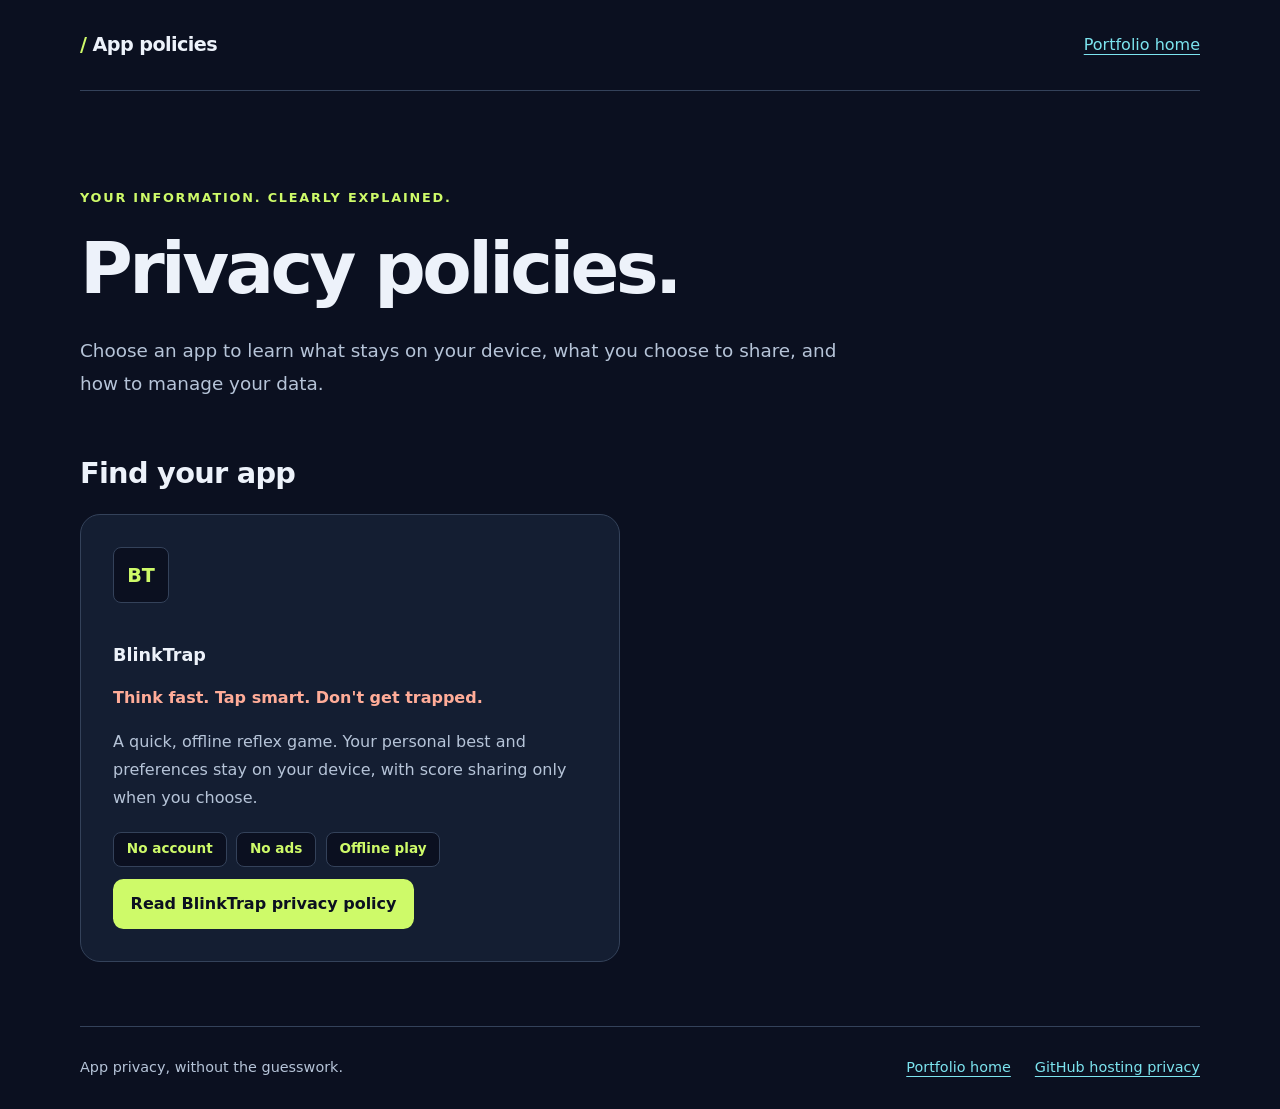
<file: privacy/index.html>
<!DOCTYPE html>
<html lang="en">
<head>
    <meta charset="utf-8">
    <meta name="viewport" content="width=device-width, initial-scale=1">
    <title>App Privacy Policies</title>
    <meta name="description" content="Find the privacy policy for BlinkTrap and learn how the app handles your information.">
    <link rel="icon" href="../assets/img/favicon1.png">
    <link rel="stylesheet" href="../assets/css/privacy.css">
</head>
<body>
<a class="skip-link" href="#main">Skip to content</a>
<header class="site-header shell">
    <a class="brand" href="./"><span class="brand-mark">/</span> App policies</a>
    <nav aria-label="Main navigation">
        <a href="../index.html">Portfolio home</a>
    </nav>
</header>
<main class="shell" id="main">
    <div class="hero">
        <p class="eyebrow">Your information. Clearly explained.</p>
        <h1>Privacy policies.</h1>
        <p class="lead">Choose an app to learn what stays on your device, what you choose to share, and how to manage your data.</p>
    </div>
    <section aria-labelledby="apps-heading">
        <h2 id="apps-heading">Find your app</h2>
        <div class="app-grid">
            <article class="app-card" aria-labelledby="blinktrap-heading">
                <span class="app-icon" aria-hidden="true">BT</span>
                <h3 id="blinktrap-heading">BlinkTrap</h3>
                <p class="tagline">Think fast. Tap smart. Don't get trapped.</p>
                <p>A quick, offline reflex game. Your personal best and preferences stay on your device, with score sharing only when you choose.</p>
                <ul class="facts" aria-label="BlinkTrap privacy highlights">
                    <li>No account</li>
                    <li>No ads</li>
                    <li>Offline play</li>
                </ul>
                <a class="button" href="blinktrap.html">Read BlinkTrap privacy policy</a>
            </article>
        </div>
    </section>
</main>
<footer class="site-footer shell">
    <p>App privacy, without the guesswork.</p>
    <nav aria-label="Footer navigation">
        <a href="../index.html">Portfolio home</a>
        <a href="https://docs.github.com/en/site-policy/privacy-policies/github-general-privacy-statement">GitHub hosting privacy</a>
    </nav>
</footer>
</body>
</html>
</file>
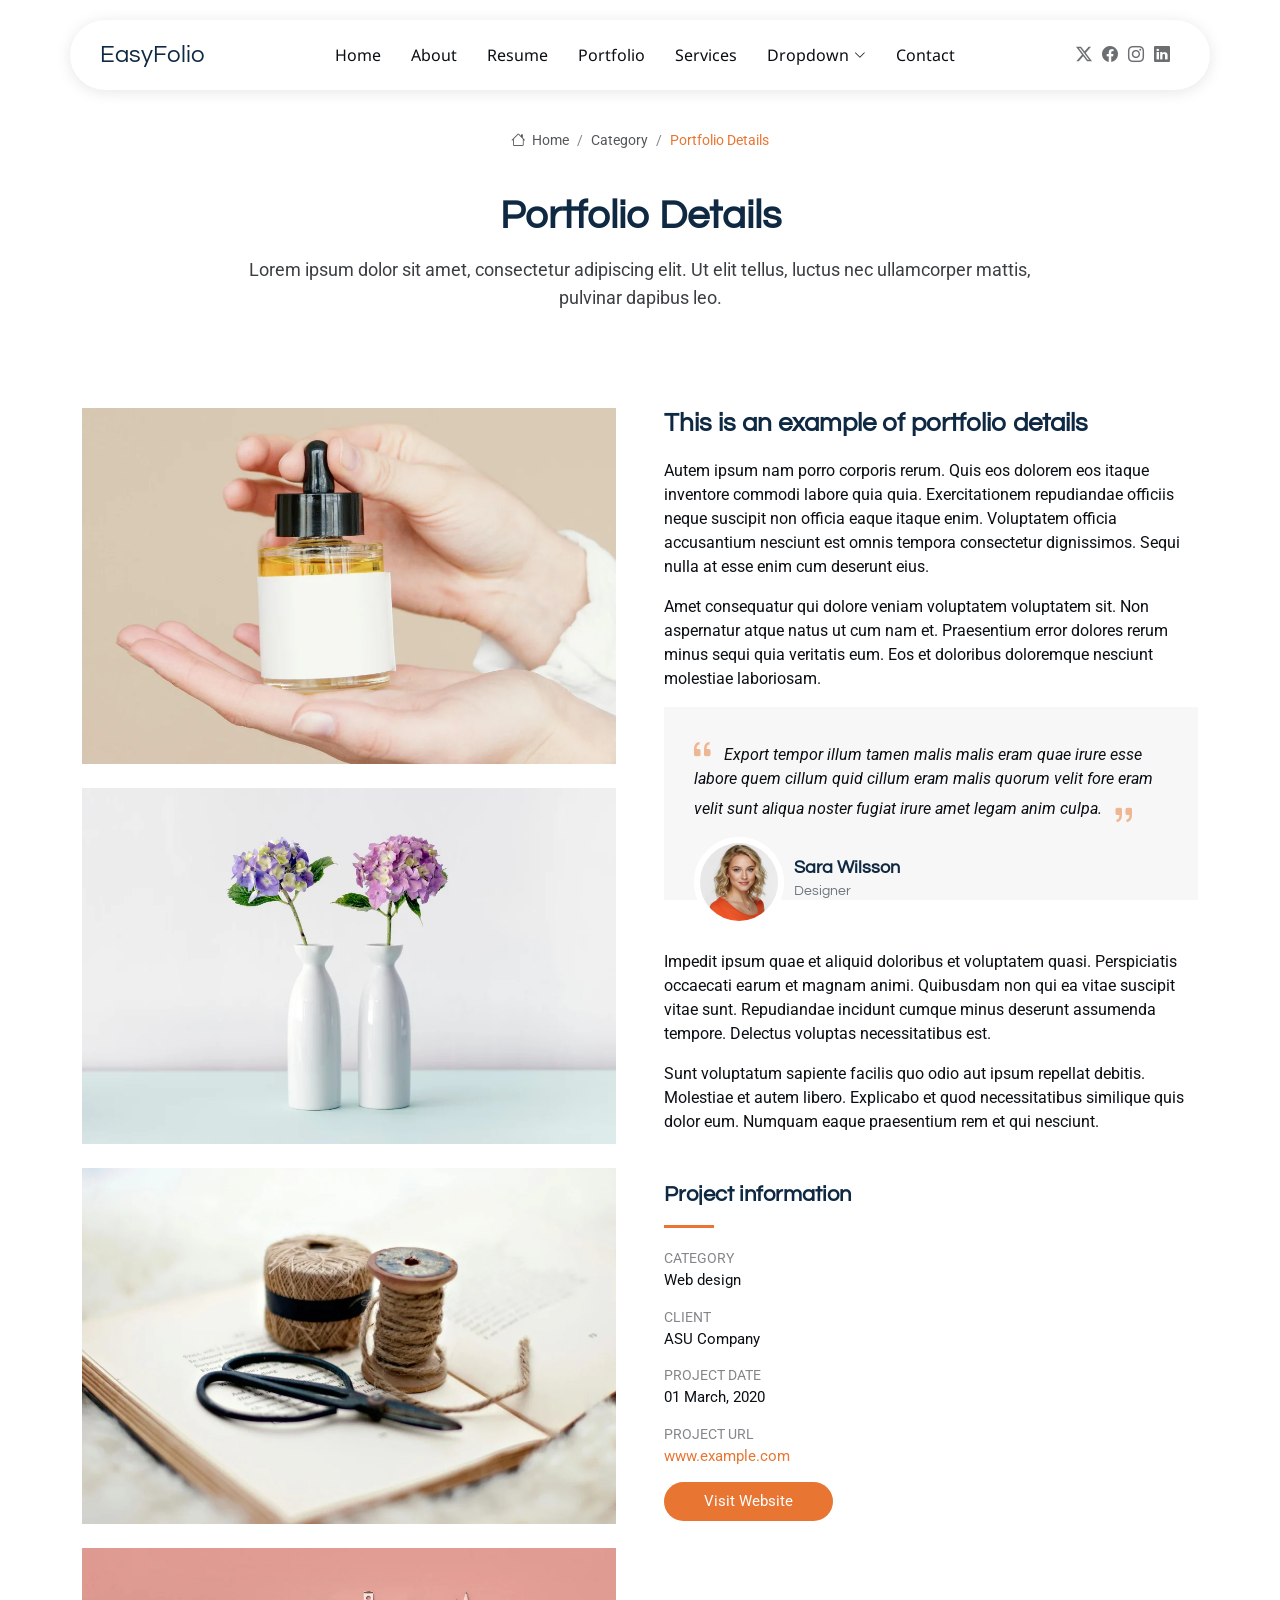
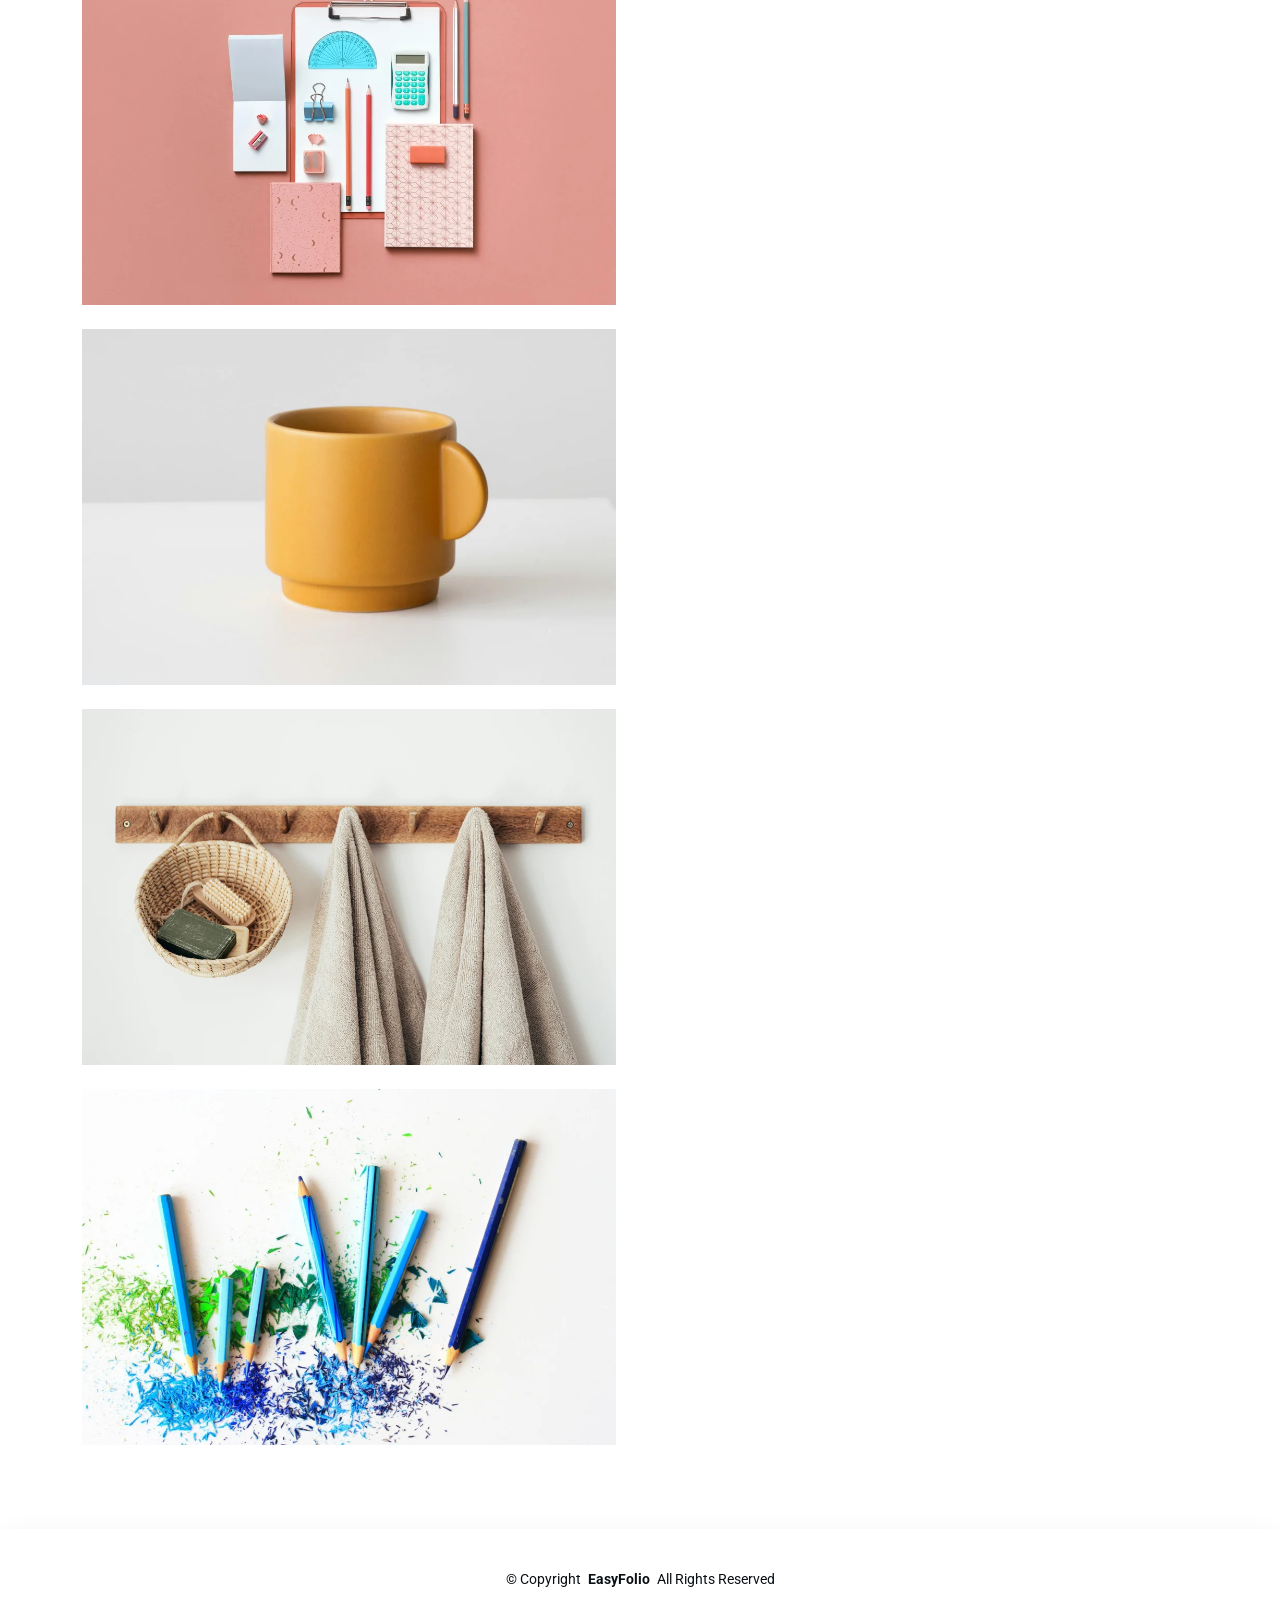
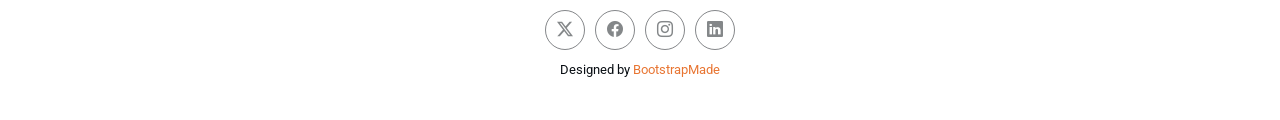
<file: portfolio-details.html>
<!DOCTYPE html>
<html lang="en">

<head>
  <meta charset="utf-8">
  <meta content="width=device-width, initial-scale=1.0" name="viewport">
  <title>Portfolio Details - EasyFolio Bootstrap Template</title>
  <meta name="description" content="">
  <meta name="keywords" content="">

  <!-- Favicons -->
  <link href="assets/img/favicon.png" rel="icon">
  <link href="assets/img/apple-touch-icon.png" rel="apple-touch-icon">

  <!-- Fonts -->
  <link href="https://fonts.googleapis.com" rel="preconnect">
  <link href="https://fonts.gstatic.com" rel="preconnect" crossorigin>
  <link href="https://fonts.googleapis.com/css2?family=Roboto:ital,wght@0,100;0,300;0,400;0,500;0,700;0,900;1,100;1,300;1,400;1,500;1,700;1,900&family=Noto+Sans:ital,wght@0,100;0,200;0,300;0,400;0,500;0,600;0,700;0,800;0,900;1,100;1,200;1,300;1,400;1,500;1,600;1,700;1,800;1,900&family=Questrial:wght@400&display=swap" rel="stylesheet">

  <!-- Vendor CSS Files -->
  <link href="assets/vendor/bootstrap/css/bootstrap.min.css" rel="stylesheet">
  <link href="assets/vendor/bootstrap-icons/bootstrap-icons.css" rel="stylesheet">
  <link href="assets/vendor/aos/aos.css" rel="stylesheet">
  <link href="assets/vendor/glightbox/css/glightbox.min.css" rel="stylesheet">
  <link href="assets/vendor/swiper/swiper-bundle.min.css" rel="stylesheet">

  <!-- Main CSS File -->
  <link href="assets/css/main.css" rel="stylesheet">

  <!-- =======================================================
  * Template Name: EasyFolio
  * Template URL: https://bootstrapmade.com/easyfolio-bootstrap-portfolio-template/
  * Updated: Feb 21 2025 with Bootstrap v5.3.3
  * Author: BootstrapMade.com
  * License: https://bootstrapmade.com/license/
  ======================================================== -->
</head>

<body class="portfolio-details-page">

  <header id="header" class="header d-flex align-items-center sticky-top">
    <div class="header-container container-fluid container-xl position-relative d-flex align-items-center justify-content-between">

      <a href="index.html" class="logo d-flex align-items-center me-auto me-xl-0">
        <!-- Uncomment the line below if you also wish to use an image logo -->
        <!-- <img src="assets/img/logo.webp" alt=""> -->
        <h1 class="sitename">EasyFolio</h1>
      </a>

      <nav id="navmenu" class="navmenu">
        <ul>
          <li><a href="#hero">Home</a></li>
          <li><a href="#about">About</a></li>
          <li><a href="#resume">Resume</a></li>
          <li><a href="#portfolio">Portfolio</a></li>
          <li><a href="#services">Services</a></li>
          <li class="dropdown"><a href="#"><span>Dropdown</span> <i class="bi bi-chevron-down toggle-dropdown"></i></a>
            <ul>
              <li><a href="#">Dropdown 1</a></li>
              <li class="dropdown"><a href="#"><span>Deep Dropdown</span> <i class="bi bi-chevron-down toggle-dropdown"></i></a>
                <ul>
                  <li><a href="#">Deep Dropdown 1</a></li>
                  <li><a href="#">Deep Dropdown 2</a></li>
                  <li><a href="#">Deep Dropdown 3</a></li>
                  <li><a href="#">Deep Dropdown 4</a></li>
                  <li><a href="#">Deep Dropdown 5</a></li>
                </ul>
              </li>
              <li><a href="#">Dropdown 2</a></li>
              <li><a href="#">Dropdown 3</a></li>
              <li><a href="#">Dropdown 4</a></li>
            </ul>
          </li>
          <li><a href="#contact">Contact</a></li>
        </ul>
        <i class="mobile-nav-toggle d-xl-none bi bi-list"></i>
      </nav>

      <div class="header-social-links">
        <a href="#" class="twitter"><i class="bi bi-twitter-x"></i></a>
        <a href="#" class="facebook"><i class="bi bi-facebook"></i></a>
        <a href="#" class="instagram"><i class="bi bi-instagram"></i></a>
        <a href="#" class="linkedin"><i class="bi bi-linkedin"></i></a>
      </div>

    </div>
  </header>

  <main class="main">

    <!-- Page Title -->
    <div class="page-title">
      <div class="breadcrumbs">
        <nav aria-label="breadcrumb">
          <ol class="breadcrumb">
            <li class="breadcrumb-item"><a href="#"><i class="bi bi-house"></i> Home</a></li>
            <li class="breadcrumb-item"><a href="#">Category</a></li>
            <li class="breadcrumb-item active current">Portfolio Details</li>
          </ol>
        </nav>
      </div>

      <div class="title-wrapper">
        <h1>Portfolio Details</h1>
        <p>Lorem ipsum dolor sit amet, consectetur adipiscing elit. Ut elit tellus, luctus nec ullamcorper mattis, pulvinar dapibus leo.</p>
      </div>
    </div><!-- End Page Title -->

    <!-- Portfolio Details Section -->
    <section id="portfolio-details" class="portfolio-details section">

      <div class="container" data-aos="fade-up">

        <div class="row gy-4 g-lg-5">
          <div class="col-lg-6">
            <img src="assets/img/portfolio/portfolio-1.webp" class="img-fluid mb-4" alt="">
            <img src="assets/img/portfolio/portfolio-10.webp" class="img-fluid mb-4" alt="">
            <img src="assets/img/portfolio/portfolio-7.webp" class="img-fluid mb-4" alt="">
            <img src="assets/img/portfolio/portfolio-4.webp" class="img-fluid mb-4" alt="">
            <img src="assets/img/portfolio/portfolio-5.webp" class="img-fluid mb-4" alt="">
            <img src="assets/img/portfolio/portfolio-11.webp" class="img-fluid mb-4" alt="">
            <img src="assets/img/portfolio/portfolio-8.webp" class="img-fluid mb-4" alt="">
          </div>

          <div class="col-lg-6">

            <div class="position-sticky" style="top: 40px">
              <div class="portfolio-description">
                <h2>This is an example of portfolio details</h2>
                <p>
                  Autem ipsum nam porro corporis rerum. Quis eos dolorem eos itaque inventore commodi labore quia quia. Exercitationem repudiandae officiis neque suscipit non officia eaque itaque enim. Voluptatem officia accusantium nesciunt est omnis tempora consectetur dignissimos. Sequi nulla at esse enim cum deserunt eius.
                </p>
                <p>
                  Amet consequatur qui dolore veniam voluptatem voluptatem sit. Non aspernatur atque natus ut cum nam et. Praesentium error dolores rerum minus sequi quia veritatis eum. Eos et doloribus doloremque nesciunt molestiae laboriosam.
                </p>

                <div class="testimonial-item">
                  <p>
                    <i class="bi bi-quote quote-icon-left"></i>
                    <span>Export tempor illum tamen malis malis eram quae irure esse labore quem cillum quid cillum eram malis quorum velit fore eram velit sunt aliqua noster fugiat irure amet legam anim culpa.</span>
                    <i class="bi bi-quote quote-icon-right"></i>
                  </p>
                  <div>
                    <img src="assets/img/person/person-f-5.webp" class="testimonial-img" alt="">
                    <h3>Sara Wilsson</h3>
                    <h4>Designer</h4>
                  </div>
                </div>

                <p>
                  Impedit ipsum quae et aliquid doloribus et voluptatem quasi. Perspiciatis occaecati earum et magnam animi. Quibusdam non qui ea vitae suscipit vitae sunt. Repudiandae incidunt cumque minus deserunt assumenda tempore. Delectus voluptas necessitatibus est.
                </p>

                <p>
                  Sunt voluptatum sapiente facilis quo odio aut ipsum repellat debitis. Molestiae et autem libero. Explicabo et quod necessitatibus similique quis dolor eum. Numquam eaque praesentium rem et qui nesciunt.
                </p>

              </div>

              <div class="portfolio-info mt-5">
                <h3>Project information</h3>
                <ul>
                  <li><strong>Category</strong> Web design</li>
                  <li><strong>Client</strong> ASU Company</li>
                  <li><strong>Project date</strong> 01 March, 2020</li>
                  <li><strong>Project URL</strong> <a href="#">www.example.com</a></li>
                  <li><a href="#" class="btn-visit align-self-start">Visit Website</a></li>
                </ul>
              </div>
            </div>

          </div>
        </div>

      </div>

    </section><!-- /Portfolio Details Section -->

  </main>

  <footer id="footer" class="footer">

    <div class="container">
      <div class="copyright text-center ">
        <p>© <span>Copyright</span> <strong class="px-1 sitename">EasyFolio</strong> <span>All Rights Reserved</span></p>
      </div>
      <div class="social-links d-flex justify-content-center">
        <a href=""><i class="bi bi-twitter-x"></i></a>
        <a href=""><i class="bi bi-facebook"></i></a>
        <a href=""><i class="bi bi-instagram"></i></a>
        <a href=""><i class="bi bi-linkedin"></i></a>
      </div>
      <div class="credits">
        <!-- All the links in the footer should remain intact. -->
        <!-- You can delete the links only if you've purchased the pro version. -->
        <!-- Licensing information: https://bootstrapmade.com/license/ -->
        <!-- Purchase the pro version with working PHP/AJAX contact form: [buy-url] -->
        Designed by <a href="https://bootstrapmade.com/">BootstrapMade</a>
      </div>
    </div>

  </footer>

  <!-- Scroll Top -->
  <a href="#" id="scroll-top" class="scroll-top d-flex align-items-center justify-content-center"><i class="bi bi-arrow-up-short"></i></a>

  <!-- Vendor JS Files -->
  <script src="assets/vendor/bootstrap/js/bootstrap.bundle.min.js"></script>
  <script src="assets/vendor/php-email-form/validate.js"></script>
  <script src="assets/vendor/aos/aos.js"></script>
  <script src="assets/vendor/waypoints/noframework.waypoints.js"></script>
  <script src="assets/vendor/glightbox/js/glightbox.min.js"></script>
  <script src="assets/vendor/imagesloaded/imagesloaded.pkgd.min.js"></script>
  <script src="assets/vendor/isotope-layout/isotope.pkgd.min.js"></script>
  <script src="assets/vendor/swiper/swiper-bundle.min.js"></script>

  <!-- Main JS File -->
  <script src="assets/js/main.js"></script>

</body>

</html>
</file>
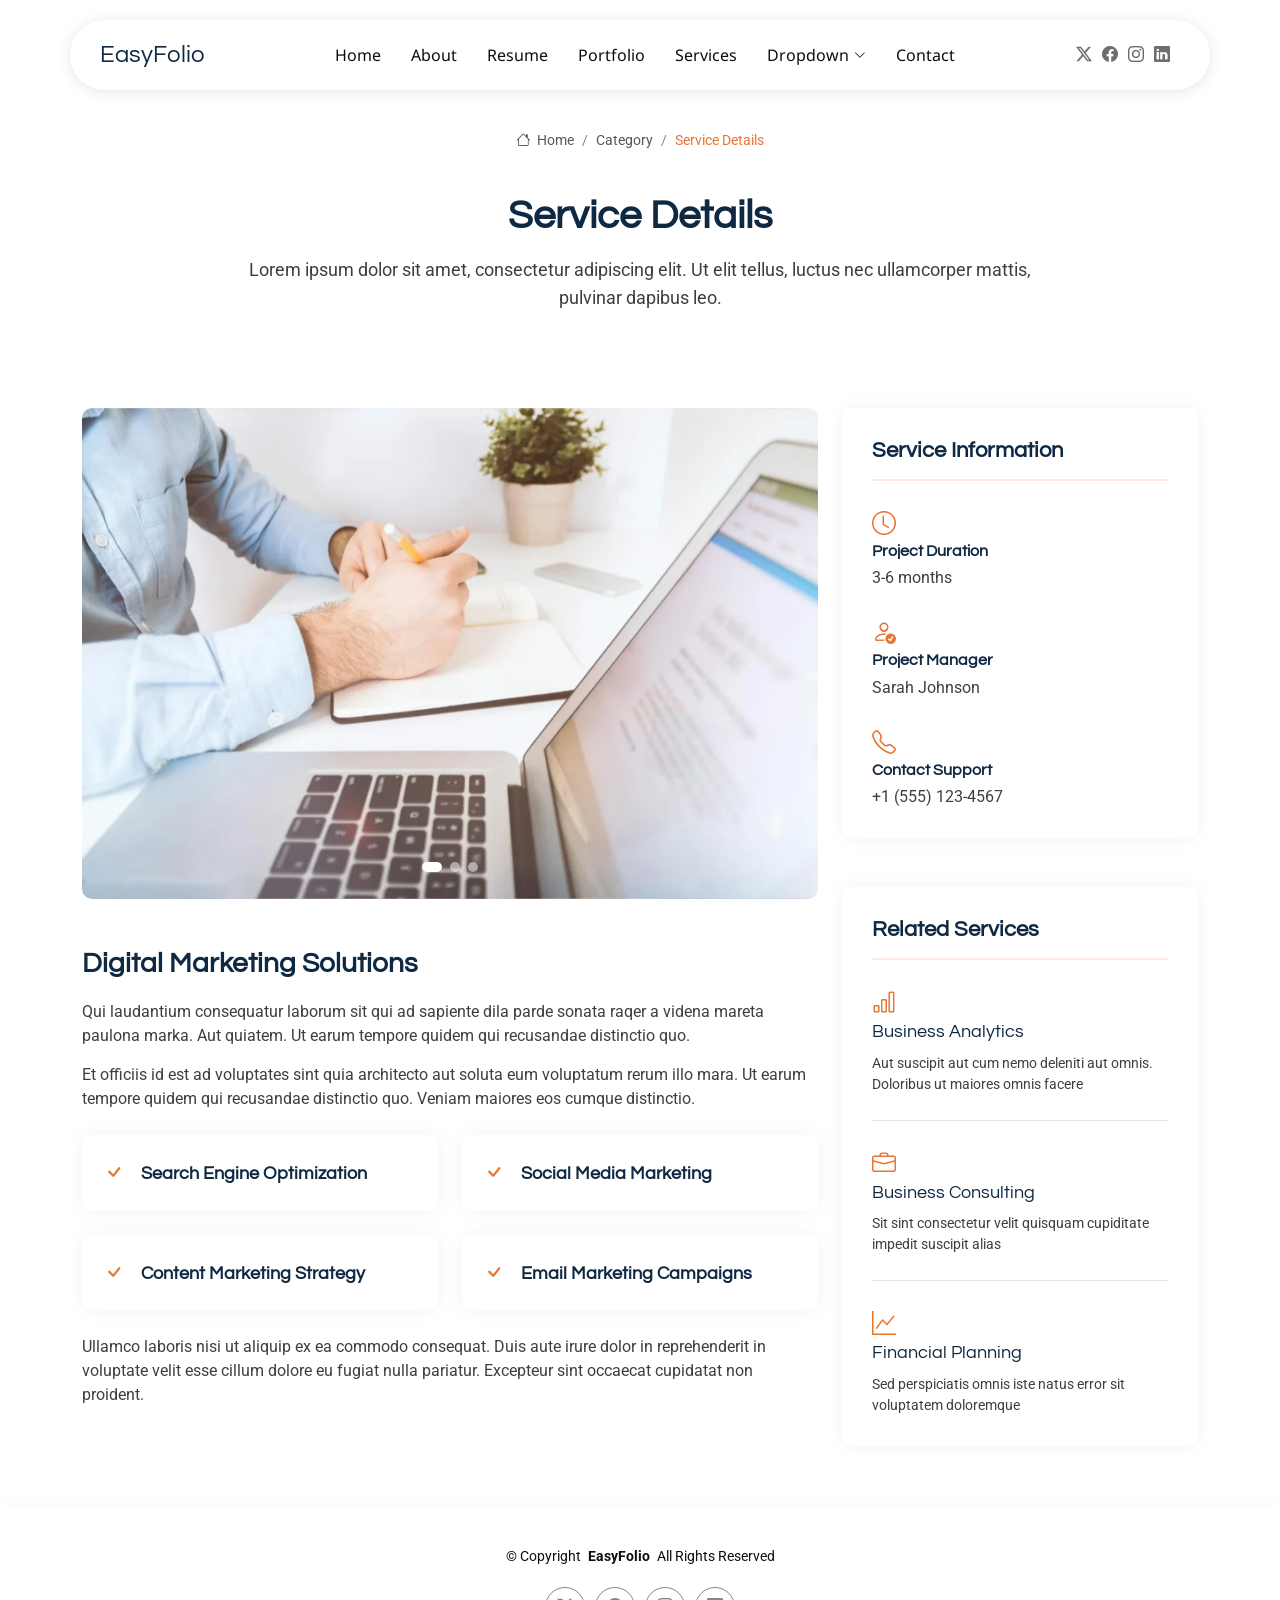
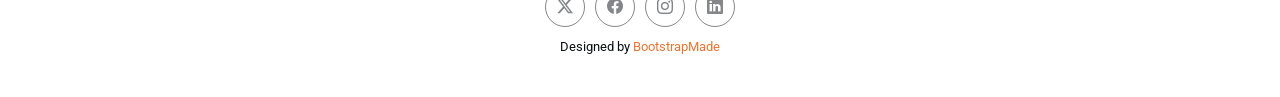
<file: service-details.html>
<!DOCTYPE html>
<html lang="en">

<head>
  <meta charset="utf-8">
  <meta content="width=device-width, initial-scale=1.0" name="viewport">
  <title>Service Details - EasyFolio Bootstrap Template</title>
  <meta name="description" content="">
  <meta name="keywords" content="">

  <!-- Favicons -->
  <link href="assets/img/favicon.png" rel="icon">
  <link href="assets/img/apple-touch-icon.png" rel="apple-touch-icon">

  <!-- Fonts -->
  <link href="https://fonts.googleapis.com" rel="preconnect">
  <link href="https://fonts.gstatic.com" rel="preconnect" crossorigin>
  <link href="https://fonts.googleapis.com/css2?family=Roboto:ital,wght@0,100;0,300;0,400;0,500;0,700;0,900;1,100;1,300;1,400;1,500;1,700;1,900&family=Noto+Sans:ital,wght@0,100;0,200;0,300;0,400;0,500;0,600;0,700;0,800;0,900;1,100;1,200;1,300;1,400;1,500;1,600;1,700;1,800;1,900&family=Questrial:wght@400&display=swap" rel="stylesheet">

  <!-- Vendor CSS Files -->
  <link href="assets/vendor/bootstrap/css/bootstrap.min.css" rel="stylesheet">
  <link href="assets/vendor/bootstrap-icons/bootstrap-icons.css" rel="stylesheet">
  <link href="assets/vendor/aos/aos.css" rel="stylesheet">
  <link href="assets/vendor/glightbox/css/glightbox.min.css" rel="stylesheet">
  <link href="assets/vendor/swiper/swiper-bundle.min.css" rel="stylesheet">

  <!-- Main CSS File -->
  <link href="assets/css/main.css" rel="stylesheet">

  <!-- =======================================================
  * Template Name: EasyFolio
  * Template URL: https://bootstrapmade.com/easyfolio-bootstrap-portfolio-template/
  * Updated: Feb 21 2025 with Bootstrap v5.3.3
  * Author: BootstrapMade.com
  * License: https://bootstrapmade.com/license/
  ======================================================== -->
</head>

<body class="service-details-page">

  <header id="header" class="header d-flex align-items-center sticky-top">
    <div class="header-container container-fluid container-xl position-relative d-flex align-items-center justify-content-between">

      <a href="index.html" class="logo d-flex align-items-center me-auto me-xl-0">
        <!-- Uncomment the line below if you also wish to use an image logo -->
        <!-- <img src="assets/img/logo.webp" alt=""> -->
        <h1 class="sitename">EasyFolio</h1>
      </a>

      <nav id="navmenu" class="navmenu">
        <ul>
          <li><a href="#hero">Home</a></li>
          <li><a href="#about">About</a></li>
          <li><a href="#resume">Resume</a></li>
          <li><a href="#portfolio">Portfolio</a></li>
          <li><a href="#services">Services</a></li>
          <li class="dropdown"><a href="#"><span>Dropdown</span> <i class="bi bi-chevron-down toggle-dropdown"></i></a>
            <ul>
              <li><a href="#">Dropdown 1</a></li>
              <li class="dropdown"><a href="#"><span>Deep Dropdown</span> <i class="bi bi-chevron-down toggle-dropdown"></i></a>
                <ul>
                  <li><a href="#">Deep Dropdown 1</a></li>
                  <li><a href="#">Deep Dropdown 2</a></li>
                  <li><a href="#">Deep Dropdown 3</a></li>
                  <li><a href="#">Deep Dropdown 4</a></li>
                  <li><a href="#">Deep Dropdown 5</a></li>
                </ul>
              </li>
              <li><a href="#">Dropdown 2</a></li>
              <li><a href="#">Dropdown 3</a></li>
              <li><a href="#">Dropdown 4</a></li>
            </ul>
          </li>
          <li><a href="#contact">Contact</a></li>
        </ul>
        <i class="mobile-nav-toggle d-xl-none bi bi-list"></i>
      </nav>

      <div class="header-social-links">
        <a href="#" class="twitter"><i class="bi bi-twitter-x"></i></a>
        <a href="#" class="facebook"><i class="bi bi-facebook"></i></a>
        <a href="#" class="instagram"><i class="bi bi-instagram"></i></a>
        <a href="#" class="linkedin"><i class="bi bi-linkedin"></i></a>
      </div>

    </div>
  </header>

  <main class="main">

    <!-- Page Title -->
    <div class="page-title">
      <div class="breadcrumbs">
        <nav aria-label="breadcrumb">
          <ol class="breadcrumb">
            <li class="breadcrumb-item"><a href="#"><i class="bi bi-house"></i> Home</a></li>
            <li class="breadcrumb-item"><a href="#">Category</a></li>
            <li class="breadcrumb-item active current">Service Details</li>
          </ol>
        </nav>
      </div>

      <div class="title-wrapper">
        <h1>Service Details</h1>
        <p>Lorem ipsum dolor sit amet, consectetur adipiscing elit. Ut elit tellus, luctus nec ullamcorper mattis, pulvinar dapibus leo.</p>
      </div>
    </div><!-- End Page Title -->

    <!-- Service Details Section -->
    <section id="service-details" class="service-details section">

      <div class="container" data-aos="fade-up" data-aos-delay="100">

        <div class="row gy-4">

          <div class="col-lg-8">
            <div class="service-details-slider swiper init-swiper">
              <script type="application/json" class="swiper-config">
                {
                  "loop": true,
                  "speed": 600,
                  "autoplay": {
                    "delay": 5000
                  },
                  "slidesPerView": 1,
                  "pagination": {
                    "el": ".swiper-pagination",
                    "type": "bullets",
                    "clickable": true
                  }
                }
              </script>
              <div class="swiper-wrapper align-items-center">
                <div class="swiper-slide">
                  <img src="assets/img/services/services-1.webp" alt="" class="img-fluid" loading="lazy">
                </div>
                <div class="swiper-slide">
                  <img src="assets/img/services/services-2.webp" alt="" class="img-fluid" loading="lazy">
                </div>
                <div class="swiper-slide">
                  <img src="assets/img/services/services-3.webp" alt="" class="img-fluid" loading="lazy">
                </div>
              </div>
              <div class="swiper-pagination"></div>
            </div>

            <div class="content mt-5">
              <h3>Digital Marketing Solutions</h3>
              <p>
                Qui laudantium consequatur laborum sit qui ad sapiente dila parde sonata raqer a videna mareta paulona marka. Aut quiatem. Ut earum tempore quidem qui recusandae distinctio quo.
              </p>
              <p>
                Et officiis id est ad voluptates sint quia architecto aut soluta eum voluptatum rerum illo mara. Ut earum tempore quidem qui recusandae distinctio quo. Veniam maiores eos cumque distinctio.
              </p>

              <div class="features mt-4">
                <div class="row gy-4">
                  <div class="col-md-6" data-aos="fade-up" data-aos-delay="100">
                    <div class="feature-box d-flex align-items-center">
                      <i class="bi bi-check"></i>
                      <h4>Search Engine Optimization</h4>
                    </div>
                  </div>
                  <div class="col-md-6" data-aos="fade-up" data-aos-delay="200">
                    <div class="feature-box d-flex align-items-center">
                      <i class="bi bi-check"></i>
                      <h4>Social Media Marketing</h4>
                    </div>
                  </div>
                  <div class="col-md-6" data-aos="fade-up" data-aos-delay="300">
                    <div class="feature-box d-flex align-items-center">
                      <i class="bi bi-check"></i>
                      <h4>Content Marketing Strategy</h4>
                    </div>
                  </div>
                  <div class="col-md-6" data-aos="fade-up" data-aos-delay="400">
                    <div class="feature-box d-flex align-items-center">
                      <i class="bi bi-check"></i>
                      <h4>Email Marketing Campaigns</h4>
                    </div>
                  </div>
                </div>
              </div>

              <p class="mt-4">
                Ullamco laboris nisi ut aliquip ex ea commodo consequat. Duis aute irure dolor in reprehenderit in voluptate velit esse cillum dolore eu fugiat nulla pariatur. Excepteur sint occaecat cupidatat non proident.
              </p>
            </div>
          </div>

          <div class="col-lg-4">
            <div class="service-info">
              <h4>Service Information</h4>
              <div class="info-item">
                <i class="bi bi-clock"></i>
                <h5>Project Duration</h5>
                <p>3-6 months</p>
              </div>
              <div class="info-item">
                <i class="bi bi-person-check"></i>
                <h5>Project Manager</h5>
                <p>Sarah Johnson</p>
              </div>
              <div class="info-item">
                <i class="bi bi-telephone"></i>
                <h5>Contact Support</h5>
                <p>+1 (555) 123-4567</p>
              </div>
            </div>

            <div class="related-services mt-5">
              <h4>Related Services</h4>
              <div class="service-item">
                <i class="bi bi-bar-chart"></i>
                <h5><a href="#">Business Analytics</a></h5>
                <p>Aut suscipit aut cum nemo deleniti aut omnis. Doloribus ut maiores omnis facere</p>
              </div>
              <div class="service-item">
                <i class="bi bi-briefcase"></i>
                <h5><a href="#">Business Consulting</a></h5>
                <p>Sit sint consectetur velit quisquam cupiditate impedit suscipit alias</p>
              </div>
              <div class="service-item">
                <i class="bi bi-graph-up"></i>
                <h5><a href="#">Financial Planning</a></h5>
                <p>Sed perspiciatis omnis iste natus error sit voluptatem doloremque</p>
              </div>
            </div>
          </div>

        </div>

      </div>

    </section><!-- /Service Details Section -->

  </main>

  <footer id="footer" class="footer">

    <div class="container">
      <div class="copyright text-center ">
        <p>© <span>Copyright</span> <strong class="px-1 sitename">EasyFolio</strong> <span>All Rights Reserved</span></p>
      </div>
      <div class="social-links d-flex justify-content-center">
        <a href=""><i class="bi bi-twitter-x"></i></a>
        <a href=""><i class="bi bi-facebook"></i></a>
        <a href=""><i class="bi bi-instagram"></i></a>
        <a href=""><i class="bi bi-linkedin"></i></a>
      </div>
      <div class="credits">
        <!-- All the links in the footer should remain intact. -->
        <!-- You can delete the links only if you've purchased the pro version. -->
        <!-- Licensing information: https://bootstrapmade.com/license/ -->
        <!-- Purchase the pro version with working PHP/AJAX contact form: [buy-url] -->
        Designed by <a href="https://bootstrapmade.com/">BootstrapMade</a>
      </div>
    </div>

  </footer>

  <!-- Scroll Top -->
  <a href="#" id="scroll-top" class="scroll-top d-flex align-items-center justify-content-center"><i class="bi bi-arrow-up-short"></i></a>

  <!-- Vendor JS Files -->
  <script src="assets/vendor/bootstrap/js/bootstrap.bundle.min.js"></script>
  <script src="assets/vendor/php-email-form/validate.js"></script>
  <script src="assets/vendor/aos/aos.js"></script>
  <script src="assets/vendor/waypoints/noframework.waypoints.js"></script>
  <script src="assets/vendor/glightbox/js/glightbox.min.js"></script>
  <script src="assets/vendor/imagesloaded/imagesloaded.pkgd.min.js"></script>
  <script src="assets/vendor/isotope-layout/isotope.pkgd.min.js"></script>
  <script src="assets/vendor/swiper/swiper-bundle.min.js"></script>

  <!-- Main JS File -->
  <script src="assets/js/main.js"></script>

</body>

</html>
</file>
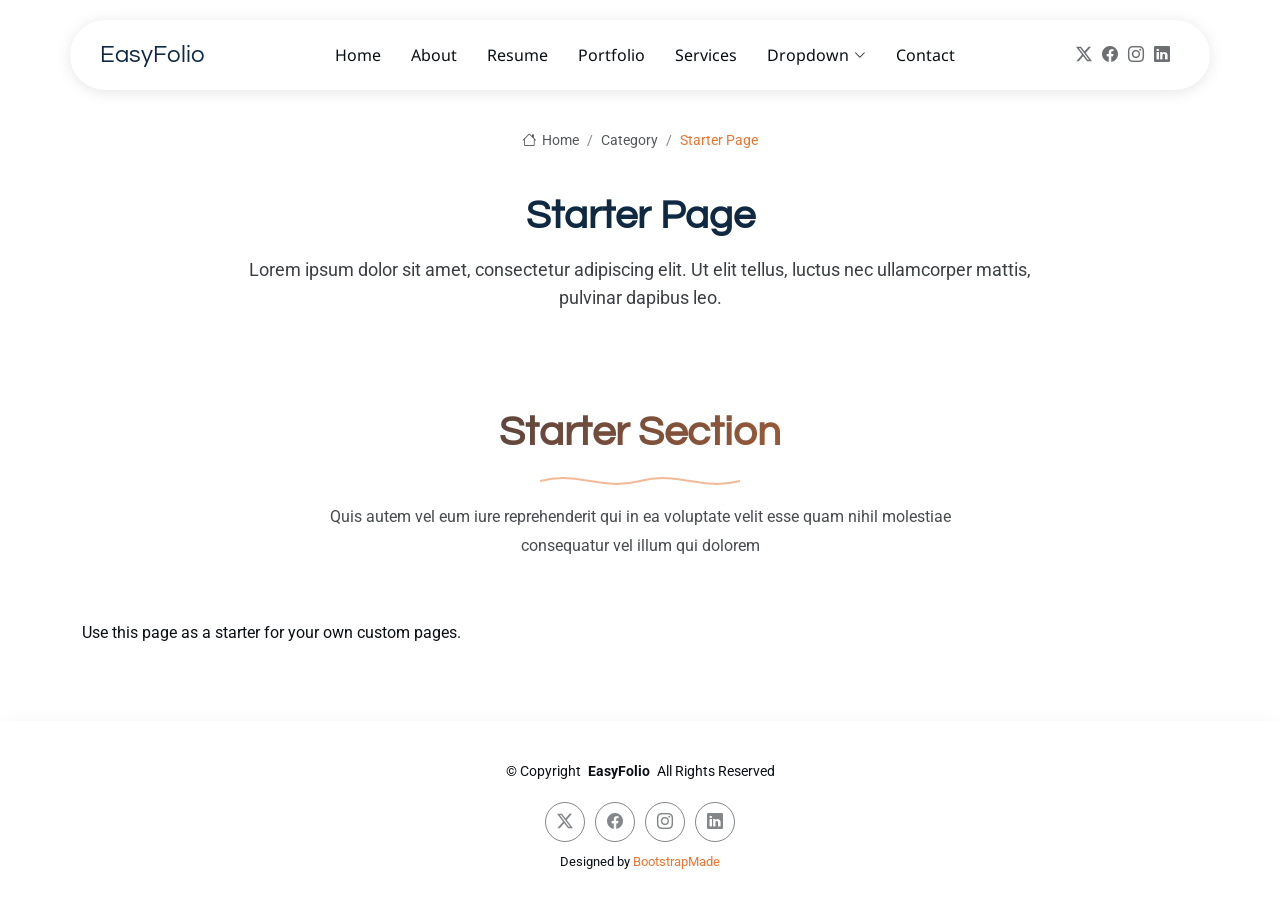
<file: starter-page.html>
<!DOCTYPE html>
<html lang="en">

<head>
  <meta charset="utf-8">
  <meta content="width=device-width, initial-scale=1.0" name="viewport">
  <title>Starter Page - EasyFolio Bootstrap Template</title>
  <meta name="description" content="">
  <meta name="keywords" content="">

  <!-- Favicons -->
  <link href="assets/img/favicon.png" rel="icon">
  <link href="assets/img/apple-touch-icon.png" rel="apple-touch-icon">

  <!-- Fonts -->
  <link href="https://fonts.googleapis.com" rel="preconnect">
  <link href="https://fonts.gstatic.com" rel="preconnect" crossorigin>
  <link href="https://fonts.googleapis.com/css2?family=Roboto:ital,wght@0,100;0,300;0,400;0,500;0,700;0,900;1,100;1,300;1,400;1,500;1,700;1,900&family=Noto+Sans:ital,wght@0,100;0,200;0,300;0,400;0,500;0,600;0,700;0,800;0,900;1,100;1,200;1,300;1,400;1,500;1,600;1,700;1,800;1,900&family=Questrial:wght@400&display=swap" rel="stylesheet">

  <!-- Vendor CSS Files -->
  <link href="assets/vendor/bootstrap/css/bootstrap.min.css" rel="stylesheet">
  <link href="assets/vendor/bootstrap-icons/bootstrap-icons.css" rel="stylesheet">
  <link href="assets/vendor/aos/aos.css" rel="stylesheet">
  <link href="assets/vendor/glightbox/css/glightbox.min.css" rel="stylesheet">
  <link href="assets/vendor/swiper/swiper-bundle.min.css" rel="stylesheet">

  <!-- Main CSS File -->
  <link href="assets/css/main.css" rel="stylesheet">

  <!-- =======================================================
  * Template Name: EasyFolio
  * Template URL: https://bootstrapmade.com/easyfolio-bootstrap-portfolio-template/
  * Updated: Feb 21 2025 with Bootstrap v5.3.3
  * Author: BootstrapMade.com
  * License: https://bootstrapmade.com/license/
  ======================================================== -->
</head>

<body class="starter-page-page">

  <header id="header" class="header d-flex align-items-center sticky-top">
    <div class="header-container container-fluid container-xl position-relative d-flex align-items-center justify-content-between">

      <a href="index.html" class="logo d-flex align-items-center me-auto me-xl-0">
        <!-- Uncomment the line below if you also wish to use an image logo -->
        <!-- <img src="assets/img/logo.webp" alt=""> -->
        <h1 class="sitename">EasyFolio</h1>
      </a>

      <nav id="navmenu" class="navmenu">
        <ul>
          <li><a href="#hero">Home</a></li>
          <li><a href="#about">About</a></li>
          <li><a href="#resume">Resume</a></li>
          <li><a href="#portfolio">Portfolio</a></li>
          <li><a href="#services">Services</a></li>
          <li class="dropdown"><a href="#"><span>Dropdown</span> <i class="bi bi-chevron-down toggle-dropdown"></i></a>
            <ul>
              <li><a href="#">Dropdown 1</a></li>
              <li class="dropdown"><a href="#"><span>Deep Dropdown</span> <i class="bi bi-chevron-down toggle-dropdown"></i></a>
                <ul>
                  <li><a href="#">Deep Dropdown 1</a></li>
                  <li><a href="#">Deep Dropdown 2</a></li>
                  <li><a href="#">Deep Dropdown 3</a></li>
                  <li><a href="#">Deep Dropdown 4</a></li>
                  <li><a href="#">Deep Dropdown 5</a></li>
                </ul>
              </li>
              <li><a href="#">Dropdown 2</a></li>
              <li><a href="#">Dropdown 3</a></li>
              <li><a href="#">Dropdown 4</a></li>
            </ul>
          </li>
          <li><a href="#contact">Contact</a></li>
        </ul>
        <i class="mobile-nav-toggle d-xl-none bi bi-list"></i>
      </nav>

      <div class="header-social-links">
        <a href="#" class="twitter"><i class="bi bi-twitter-x"></i></a>
        <a href="#" class="facebook"><i class="bi bi-facebook"></i></a>
        <a href="#" class="instagram"><i class="bi bi-instagram"></i></a>
        <a href="#" class="linkedin"><i class="bi bi-linkedin"></i></a>
      </div>

    </div>
  </header>

  <main class="main">

    <!-- Page Title -->
    <div class="page-title">
      <div class="breadcrumbs">
        <nav aria-label="breadcrumb">
          <ol class="breadcrumb">
            <li class="breadcrumb-item"><a href="#"><i class="bi bi-house"></i> Home</a></li>
            <li class="breadcrumb-item"><a href="#">Category</a></li>
            <li class="breadcrumb-item active current">Starter Page</li>
          </ol>
        </nav>
      </div>

      <div class="title-wrapper">
        <h1>Starter Page</h1>
        <p>Lorem ipsum dolor sit amet, consectetur adipiscing elit. Ut elit tellus, luctus nec ullamcorper mattis, pulvinar dapibus leo.</p>
      </div>
    </div><!-- End Page Title -->

    <!-- Starter Section Section -->
    <section id="starter-section" class="starter-section section">

      <!-- Section Title -->
      <div class="container section-title" data-aos="fade-up">
        <h2>Starter Section</h2>
        <div class="title-shape">
          <svg viewBox="0 0 200 20" xmlns="http://www.w3.org/2000/svg">
            <path d="M 0,10 C 40,0 60,20 100,10 C 140,0 160,20 200,10" fill="none" stroke="currentColor" stroke-width="2"></path>
          </svg>
        </div>
        <p>Quis autem vel eum iure reprehenderit qui in ea voluptate velit esse quam nihil molestiae consequatur vel illum qui dolorem</p>
      </div><!-- End Section Title -->

      <div class="container" data-aos="fade-up">
        <p>Use this page as a starter for your own custom pages.</p>
      </div>

    </section><!-- /Starter Section Section -->

  </main>

  <footer id="footer" class="footer">

    <div class="container">
      <div class="copyright text-center ">
        <p>© <span>Copyright</span> <strong class="px-1 sitename">EasyFolio</strong> <span>All Rights Reserved</span></p>
      </div>
      <div class="social-links d-flex justify-content-center">
        <a href=""><i class="bi bi-twitter-x"></i></a>
        <a href=""><i class="bi bi-facebook"></i></a>
        <a href=""><i class="bi bi-instagram"></i></a>
        <a href=""><i class="bi bi-linkedin"></i></a>
      </div>
      <div class="credits">
        <!-- All the links in the footer should remain intact. -->
        <!-- You can delete the links only if you've purchased the pro version. -->
        <!-- Licensing information: https://bootstrapmade.com/license/ -->
        <!-- Purchase the pro version with working PHP/AJAX contact form: [buy-url] -->
        Designed by <a href="https://bootstrapmade.com/">BootstrapMade</a>
      </div>
    </div>

  </footer>

  <!-- Scroll Top -->
  <a href="#" id="scroll-top" class="scroll-top d-flex align-items-center justify-content-center"><i class="bi bi-arrow-up-short"></i></a>

  <!-- Vendor JS Files -->
  <script src="assets/vendor/bootstrap/js/bootstrap.bundle.min.js"></script>
  <script src="assets/vendor/php-email-form/validate.js"></script>
  <script src="assets/vendor/aos/aos.js"></script>
  <script src="assets/vendor/waypoints/noframework.waypoints.js"></script>
  <script src="assets/vendor/glightbox/js/glightbox.min.js"></script>
  <script src="assets/vendor/imagesloaded/imagesloaded.pkgd.min.js"></script>
  <script src="assets/vendor/isotope-layout/isotope.pkgd.min.js"></script>
  <script src="assets/vendor/swiper/swiper-bundle.min.js"></script>

  <!-- Main JS File -->
  <script src="assets/js/main.js"></script>

</body>

</html>
</file>
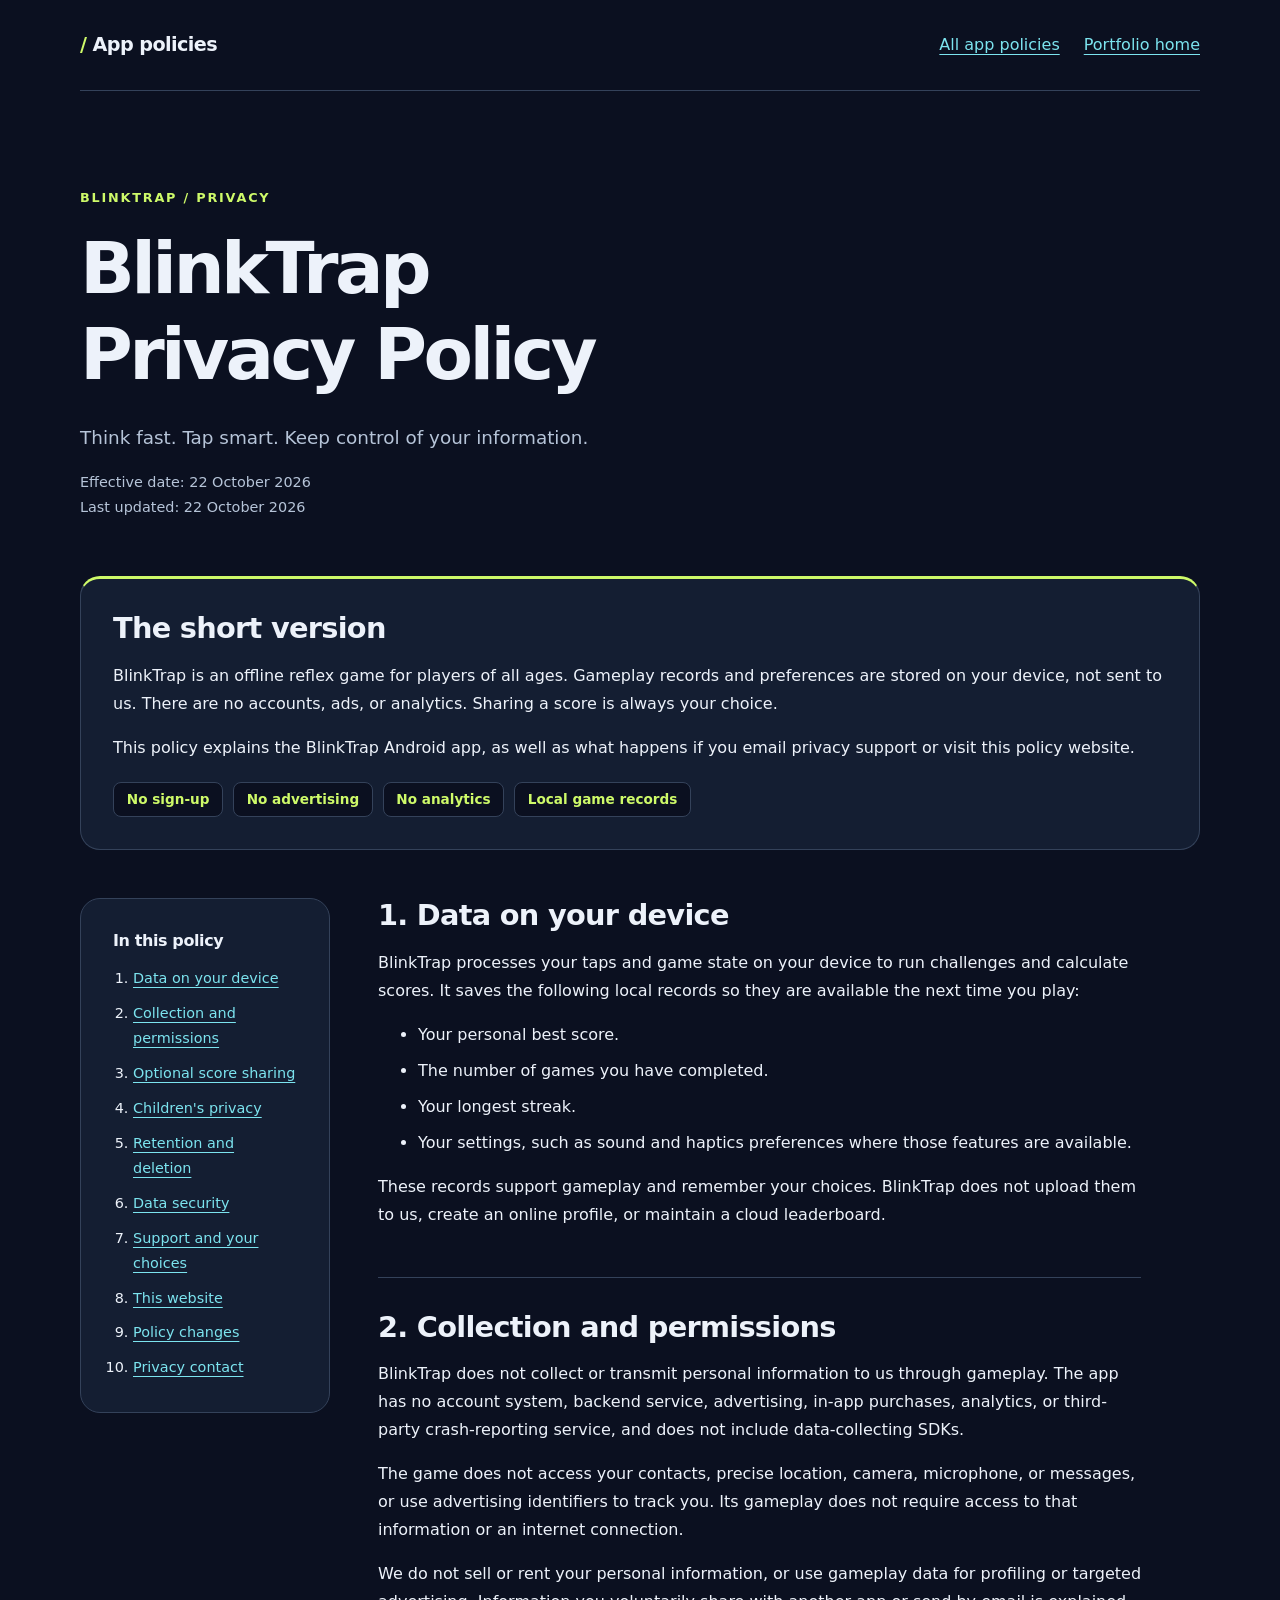
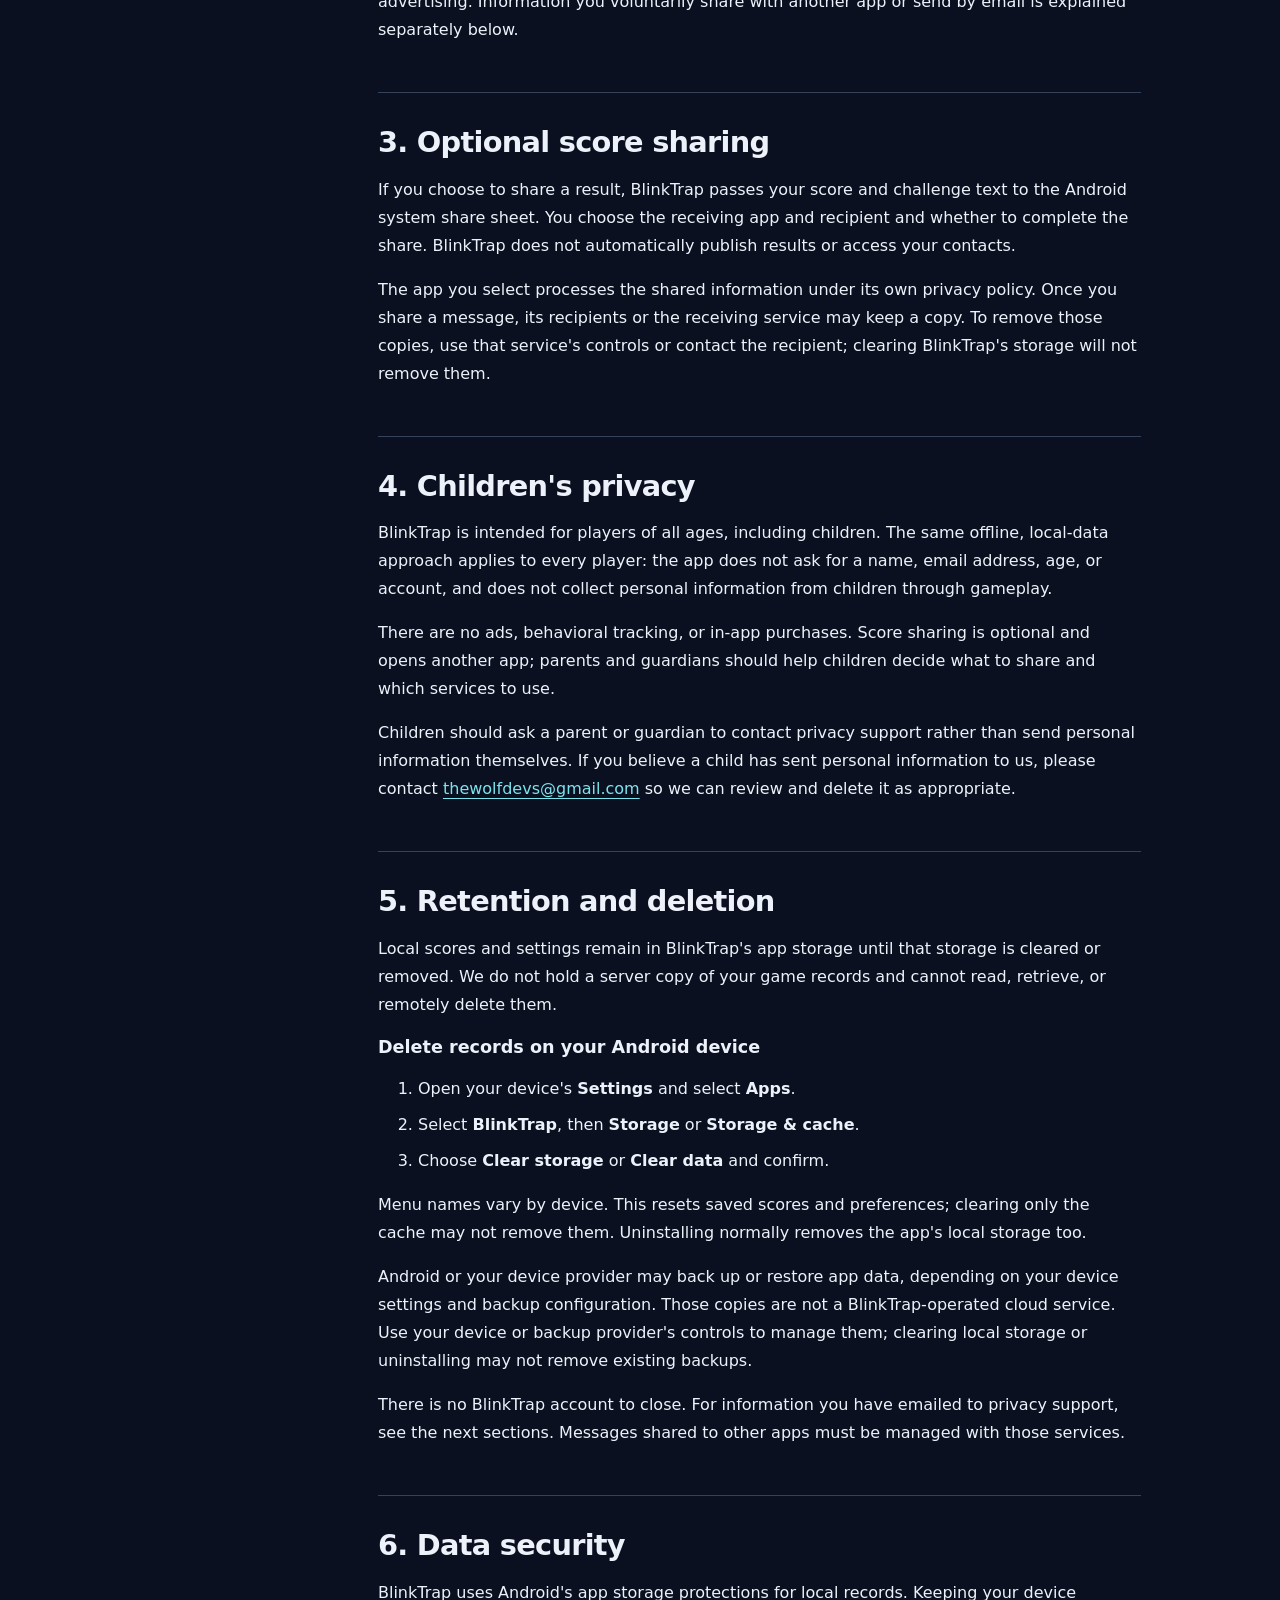
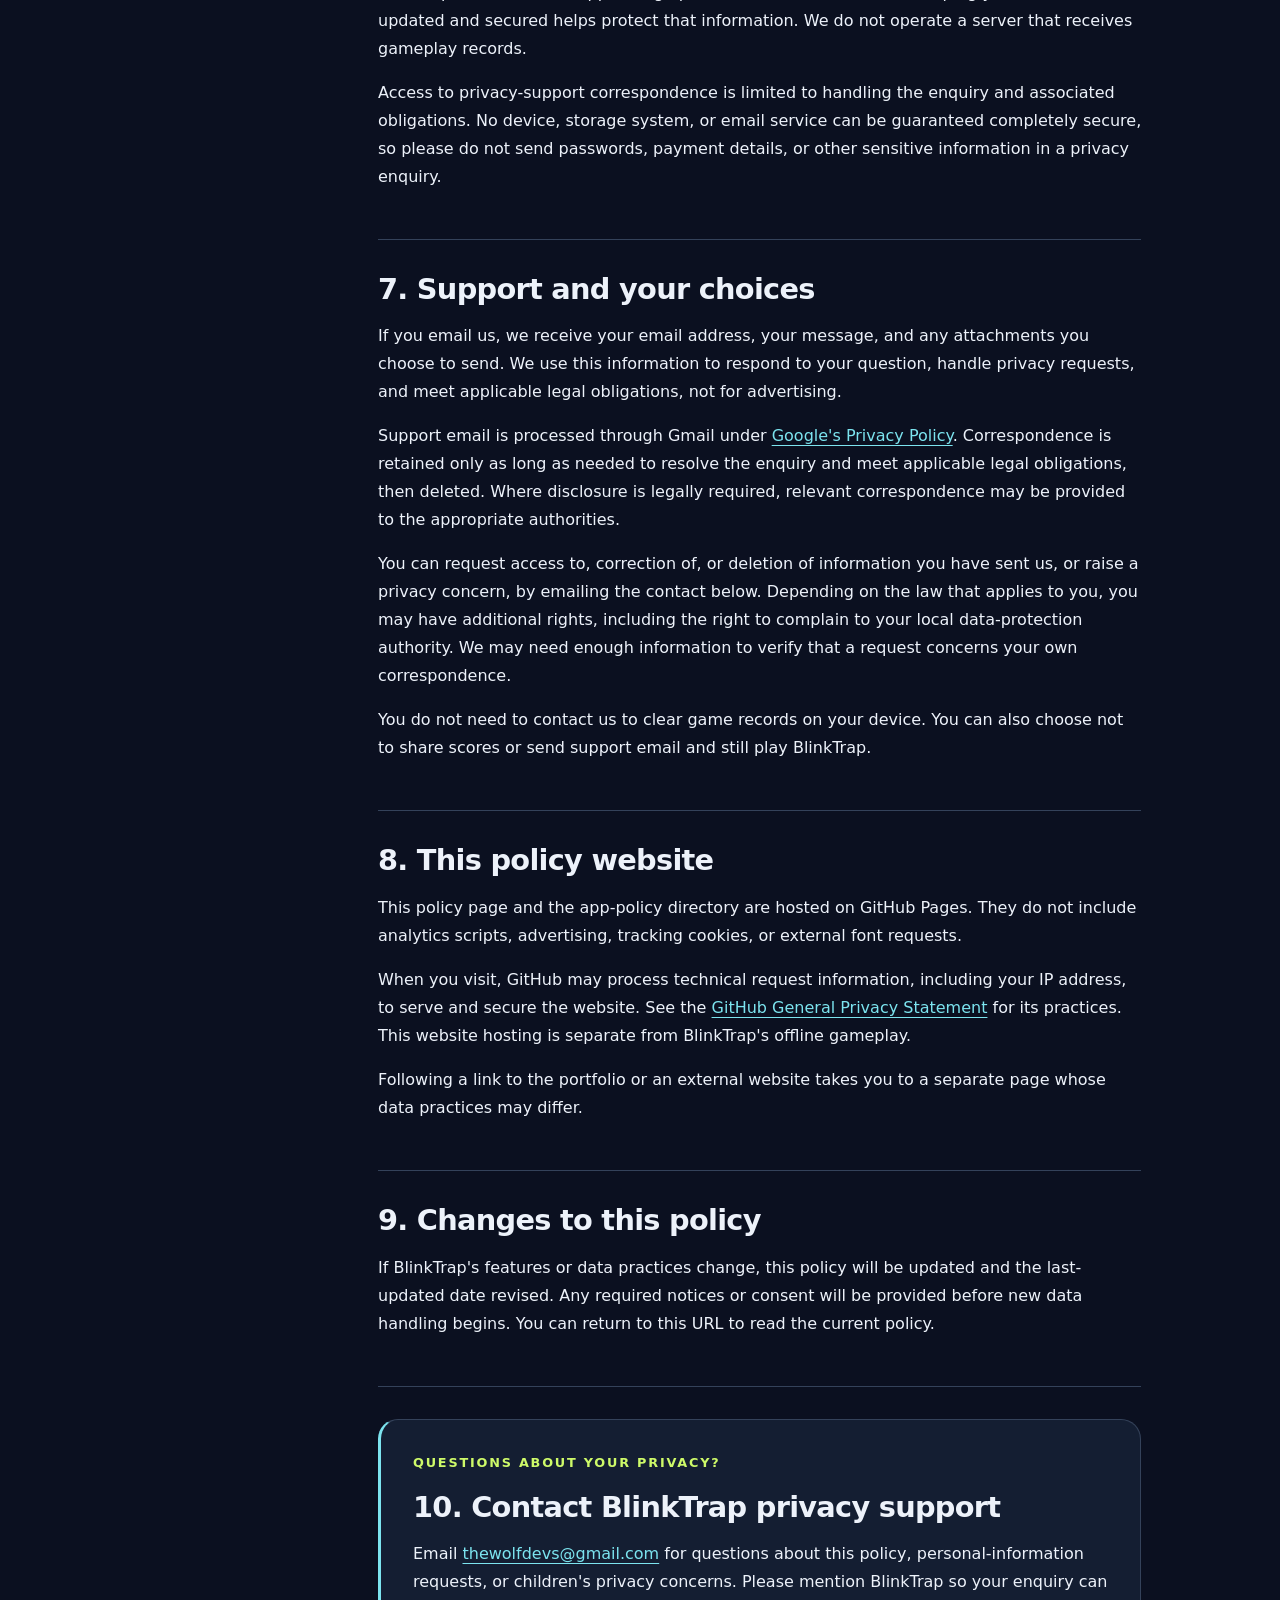
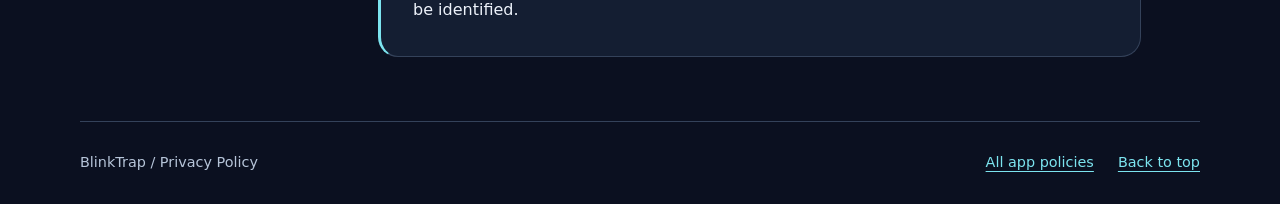
<file: privacy/blinktrap.html>
<!DOCTYPE html>
<html lang="en">
<head>
    <meta charset="utf-8">
    <meta name="viewport" content="width=device-width, initial-scale=1">
    <title>BlinkTrap Privacy Policy</title>
    <meta name="description" content="BlinkTrap's privacy policy: offline gameplay, on-device scores and settings, optional score sharing, and how to delete local data or contact privacy support.">
    <link rel="icon" href="../assets/img/favicon1.png">
    <link rel="stylesheet" href="../assets/css/privacy.css">
</head>
<body>
<a class="skip-link" href="#main">Skip to content</a>
<header class="site-header shell">
    <a class="brand" href="./"><span class="brand-mark">/</span> App policies</a>
    <nav aria-label="Main navigation">
        <a href="./">All app policies</a>
        <a href="../index.html">Portfolio home</a>
    </nav>
</header>
<main class="shell" id="main">
    <div class="hero">
        <p class="eyebrow">BlinkTrap / Privacy</p>
        <h1>BlinkTrap Privacy Policy</h1>
        <p class="lead">Think fast. Tap smart. Keep control of your information.</p>
        <p class="metadata">Effective date: <time datetime="2026-10-22">22 October 2026</time><br>
            Last updated: <time datetime="2026-10-22">22 October 2026</time></p>
    </div>

    <section class="summary" aria-labelledby="summary-heading">
        <h2 id="summary-heading">The short version</h2>
        <p>BlinkTrap is an offline reflex game for players of all ages. Gameplay records and preferences are stored on your device, not sent to us. There are no accounts, ads, or analytics. Sharing a score is always your choice.</p>
        <p>This policy explains the BlinkTrap Android app, as well as what happens if you email privacy support or visit this policy website.</p>
        <ul class="facts" aria-label="Privacy highlights">
            <li>No sign-up</li>
            <li>No advertising</li>
            <li>No analytics</li>
            <li>Local game records</li>
        </ul>
    </section>

    <div class="policy-layout">
        <nav class="contents" aria-labelledby="contents-heading">
            <h2 id="contents-heading">In this policy</h2>
            <ol>
                <li><a href="#local-data">Data on your device</a></li>
                <li><a href="#collection">Collection and permissions</a></li>
                <li><a href="#sharing">Optional score sharing</a></li>
                <li><a href="#children">Children's privacy</a></li>
                <li><a href="#deletion">Retention and deletion</a></li>
                <li><a href="#security">Data security</a></li>
                <li><a href="#support">Support and your choices</a></li>
                <li><a href="#website">This website</a></li>
                <li><a href="#changes">Policy changes</a></li>
                <li><a href="#contact">Privacy contact</a></li>
            </ol>
        </nav>

        <div class="policy-content">
            <section class="policy-section" id="local-data" aria-labelledby="local-data-heading">
                <h2 id="local-data-heading">1. Data on your device</h2>
                <p>BlinkTrap processes your taps and game state on your device to run challenges and calculate scores. It saves the following local records so they are available the next time you play:</p>
                <ul>
                    <li>Your personal best score.</li>
                    <li>The number of games you have completed.</li>
                    <li>Your longest streak.</li>
                    <li>Your settings, such as sound and haptics preferences where those features are available.</li>
                </ul>
                <p>These records support gameplay and remember your choices. BlinkTrap does not upload them to us, create an online profile, or maintain a cloud leaderboard.</p>
            </section>

            <section class="policy-section" id="collection" aria-labelledby="collection-heading">
                <h2 id="collection-heading">2. Collection and permissions</h2>
                <p>BlinkTrap does not collect or transmit personal information to us through gameplay. The app has no account system, backend service, advertising, in-app purchases, analytics, or third-party crash-reporting service, and does not include data-collecting SDKs.</p>
                <p>The game does not access your contacts, precise location, camera, microphone, or messages, or use advertising identifiers to track you. Its gameplay does not require access to that information or an internet connection.</p>
                <p>We do not sell or rent your personal information, or use gameplay data for profiling or targeted advertising. Information you voluntarily share with another app or send by email is explained separately below.</p>
            </section>

            <section class="policy-section" id="sharing" aria-labelledby="sharing-heading">
                <h2 id="sharing-heading">3. Optional score sharing</h2>
                <p>If you choose to share a result, BlinkTrap passes your score and challenge text to the Android system share sheet. You choose the receiving app and recipient and whether to complete the share. BlinkTrap does not automatically publish results or access your contacts.</p>
                <p>The app you select processes the shared information under its own privacy policy. Once you share a message, its recipients or the receiving service may keep a copy. To remove those copies, use that service's controls or contact the recipient; clearing BlinkTrap's storage will not remove them.</p>
            </section>

            <section class="policy-section" id="children" aria-labelledby="children-heading">
                <h2 id="children-heading">4. Children's privacy</h2>
                <p>BlinkTrap is intended for players of all ages, including children. The same offline, local-data approach applies to every player: the app does not ask for a name, email address, age, or account, and does not collect personal information from children through gameplay.</p>
                <p>There are no ads, behavioral tracking, or in-app purchases. Score sharing is optional and opens another app; parents and guardians should help children decide what to share and which services to use.</p>
                <p>Children should ask a parent or guardian to contact privacy support rather than send personal information themselves. If you believe a child has sent personal information to us, please contact <a href="mailto:thewolfdevs@gmail.com">thewolfdevs@gmail.com</a> so we can review and delete it as appropriate.</p>
            </section>

            <section class="policy-section" id="deletion" aria-labelledby="deletion-heading">
                <h2 id="deletion-heading">5. Retention and deletion</h2>
                <p>Local scores and settings remain in BlinkTrap's app storage until that storage is cleared or removed. We do not hold a server copy of your game records and cannot read, retrieve, or remotely delete them.</p>
                <h3>Delete records on your Android device</h3>
                <ol>
                    <li>Open your device's <strong>Settings</strong> and select <strong>Apps</strong>.</li>
                    <li>Select <strong>BlinkTrap</strong>, then <strong>Storage</strong> or <strong>Storage &amp; cache</strong>.</li>
                    <li>Choose <strong>Clear storage</strong> or <strong>Clear data</strong> and confirm.</li>
                </ol>
                <p>Menu names vary by device. This resets saved scores and preferences; clearing only the cache may not remove them. Uninstalling normally removes the app's local storage too.</p>
                <p>Android or your device provider may back up or restore app data, depending on your device settings and backup configuration. Those copies are not a BlinkTrap-operated cloud service. Use your device or backup provider's controls to manage them; clearing local storage or uninstalling may not remove existing backups.</p>
                <p>There is no BlinkTrap account to close. For information you have emailed to privacy support, see the next sections. Messages shared to other apps must be managed with those services.</p>
            </section>

            <section class="policy-section" id="security" aria-labelledby="security-heading">
                <h2 id="security-heading">6. Data security</h2>
                <p>BlinkTrap uses Android's app storage protections for local records. Keeping your device updated and secured helps protect that information. We do not operate a server that receives gameplay records.</p>
                <p>Access to privacy-support correspondence is limited to handling the enquiry and associated obligations. No device, storage system, or email service can be guaranteed completely secure, so please do not send passwords, payment details, or other sensitive information in a privacy enquiry.</p>
            </section>

            <section class="policy-section" id="support" aria-labelledby="support-heading">
                <h2 id="support-heading">7. Support and your choices</h2>
                <p>If you email us, we receive your email address, your message, and any attachments you choose to send. We use this information to respond to your question, handle privacy requests, and meet applicable legal obligations, not for advertising.</p>
                <p>Support email is processed through Gmail under <a href="https://policies.google.com/privacy">Google's Privacy Policy</a>. Correspondence is retained only as long as needed to resolve the enquiry and meet applicable legal obligations, then deleted. Where disclosure is legally required, relevant correspondence may be provided to the appropriate authorities.</p>
                <p>You can request access to, correction of, or deletion of information you have sent us, or raise a privacy concern, by emailing the contact below. Depending on the law that applies to you, you may have additional rights, including the right to complain to your local data-protection authority. We may need enough information to verify that a request concerns your own correspondence.</p>
                <p>You do not need to contact us to clear game records on your device. You can also choose not to share scores or send support email and still play BlinkTrap.</p>
            </section>

            <section class="policy-section" id="website" aria-labelledby="website-heading">
                <h2 id="website-heading">8. This policy website</h2>
                <p>This policy page and the app-policy directory are hosted on GitHub Pages. They do not include analytics scripts, advertising, tracking cookies, or external font requests.</p>
                <p>When you visit, GitHub may process technical request information, including your IP address, to serve and secure the website. See the <a href="https://docs.github.com/en/site-policy/privacy-policies/github-general-privacy-statement">GitHub General Privacy Statement</a> for its practices. This website hosting is separate from BlinkTrap's offline gameplay.</p>
                <p>Following a link to the portfolio or an external website takes you to a separate page whose data practices may differ.</p>
            </section>

            <section class="policy-section" id="changes" aria-labelledby="changes-heading">
                <h2 id="changes-heading">9. Changes to this policy</h2>
                <p>If BlinkTrap's features or data practices change, this policy will be updated and the last-updated date revised. Any required notices or consent will be provided before new data handling begins. You can return to this URL to read the current policy.</p>
            </section>

            <section class="contact-panel" id="contact" aria-labelledby="contact-heading">
                <p class="eyebrow">Questions about your privacy?</p>
                <h2 id="contact-heading">10. Contact BlinkTrap privacy support</h2>
                <p>Email <a href="mailto:thewolfdevs@gmail.com">thewolfdevs@gmail.com</a> for questions about this policy, personal-information requests, or children's privacy concerns. Please mention BlinkTrap so your enquiry can be identified.</p>
            </section>
        </div>
    </div>
</main>
<footer class="site-footer shell">
    <p>BlinkTrap / Privacy Policy</p>
    <nav aria-label="Footer navigation">
        <a href="./">All app policies</a>
        <a href="#main">Back to top</a>
    </nav>
</footer>
</body>
</html>
</file>
<file: assets/css/privacy.css>
:root {
  color-scheme: dark;
  --background: #0b1020;
  --surface: #141e32;
  --border: #34425a;
  --text: #edf2fa;
  --muted: #b6c4d8;
  --lime: #cefa69;
  --cyan: #7ce4ef;
  --coral: #ffac98;
}

* {
  box-sizing: border-box;
}

html {
  scroll-padding-top: 2rem;
}

body {
  margin: 0;
  background: var(--background);
  color: var(--text);
  font-family: system-ui, -apple-system, "Segoe UI", sans-serif;
  font-size: 1rem;
  line-height: 1.75;
}

a {
  color: var(--cyan);
  text-underline-offset: 0.25em;
}

a:hover {
  color: var(--lime);
}

:focus-visible {
  outline: 3px solid var(--lime);
  outline-offset: 5px;
}

.skip-link {
  position: absolute;
  top: 0.75rem;
  left: 1rem;
  z-index: 1;
  padding: 0.6rem 1rem;
  transform: translateY(-200%);
  background: var(--lime);
  color: var(--background);
}

.skip-link:focus {
  transform: translateY(0);
}

.shell {
  width: min(1120px, calc(100% - 3rem));
  margin-inline: auto;
}

.site-header,
.site-footer {
  display: flex;
  flex-wrap: wrap;
  align-items: center;
  justify-content: space-between;
  gap: 1rem 2rem;
  padding-block: 1.75rem;
}

.site-header {
  border-bottom: 1px solid var(--border);
}

.site-header nav,
.site-footer nav {
  display: flex;
  flex-wrap: wrap;
  gap: 0.75rem 1.5rem;
}

.brand {
  color: var(--text);
  font-weight: 800;
  letter-spacing: -0.03em;
  text-decoration: none;
  font-size: 1.2rem;
}

.brand-mark {
  color: var(--lime);
}

.hero {
  padding-block: clamp(3rem, 8vw, 6rem) 2.5rem;
  max-width: 850px;
}

.eyebrow {
  margin: 0 0 1rem;
  color: var(--lime);
  font-size: 0.8rem;
  font-weight: 750;
  letter-spacing: 0.14em;
  text-transform: uppercase;
}

h1,
h2,
h3 {
  line-height: 1.2;
  text-wrap: balance;
}

h1 {
  margin: 0 0 1.5rem;
  font-size: clamp(2.5rem, 6vw, 4.5rem);
  letter-spacing: -0.05em;
}

h2 {
  margin: 0 0 1rem;
  font-size: clamp(1.4rem, 3vw, 1.8rem);
  letter-spacing: -0.025em;
}

h3 {
  font-size: 1.1rem;
}

p {
  margin: 0 0 1rem;
}

.lead {
  color: var(--muted);
  font-size: 1.15rem;
  max-width: 65ch;
}

.metadata,
.site-footer {
  color: var(--muted);
  font-size: 0.9rem;
}

.summary,
.app-card,
.contents,
.contact-panel {
  border: 1px solid var(--border);
  border-radius: 1.25rem;
  background: var(--surface);
  padding: clamp(1.25rem, 3vw, 2rem);
}

.summary {
  border-top: 3px solid var(--lime);
  margin-bottom: 3rem;
}

.summary p:last-child,
.contact-panel p:last-child {
  margin-bottom: 0;
}

.facts {
  display: flex;
  flex-wrap: wrap;
  gap: 0.6rem;
  padding: 0;
  margin: 1.25rem 0 0;
  list-style: none;
}

.facts li,
.app-icon {
  color: var(--lime);
  border: 1px solid var(--border);
  background: var(--background);
  border-radius: 0.5rem;
  padding: 0.3rem 0.8rem;
  font-size: 0.85rem;
  font-weight: 650;
}

.app-grid {
  display: grid;
  grid-template-columns: repeat(auto-fit, minmax(min(100%, 310px), 1fr));
  gap: 1.5rem;
  margin-block: 1.5rem 4rem;
}

.app-card {
  max-width: 540px;
}

.app-icon {
  display: inline-flex;
  align-items: center;
  justify-content: center;
  width: 3.5rem;
  height: 3.5rem;
  margin-bottom: 1.5rem;
  font-size: 1.2rem;
}

.app-card p {
  color: var(--muted);
}

.app-card .tagline {
  color: var(--coral);
  font-weight: 650;
}

.button {
  display: inline-block;
  padding: 0.7rem 1.1rem;
  margin-top: 0.75rem;
  border-radius: 0.65rem;
  background: var(--lime);
  color: var(--background);
  font-weight: 750;
  text-decoration: none;
}

.button:hover {
  color: var(--background);
  background: var(--cyan);
}

.policy-layout {
  display: grid;
  grid-template-columns: 250px minmax(0, 1fr);
  gap: 3rem;
  align-items: start;
  margin-bottom: 4rem;
}

.contents {
  position: sticky;
  top: 1.5rem;
  font-size: 0.9rem;
}

.contents h2 {
  font-size: 1rem;
}

.contents ol {
  margin: 0;
  padding-left: 1.25rem;
}

.contents li + li {
  margin-top: 0.6rem;
}

.policy-content {
  min-width: 0;
  max-width: 75ch;
}

.policy-section {
  padding-bottom: 2rem;
  margin-bottom: 2rem;
  border-bottom: 1px solid var(--border);
  overflow-wrap: anywhere;
}

.policy-section li + li {
  margin-top: 0.5rem;
}

.contact-panel {
  border-left: 3px solid var(--cyan);
  overflow-wrap: anywhere;
}

.site-footer {
  border-top: 1px solid var(--border);
}

.site-footer p {
  margin: 0;
}

@media (max-width: 800px) {
  .policy-layout {
    grid-template-columns: 1fr;
    gap: 2rem;
  }

  .contents {
    position: static;
  }

  .contents ol {
    columns: 2;
    column-gap: 2rem;
  }

  .contents li {
    break-inside: avoid;
  }
}

@media (max-width: 480px) {
  .shell {
    width: calc(100% - 2rem);
  }

  .contents ol {
    columns: 1;
  }
}

@media print {
  :root {
    color-scheme: light;
    --background: #ffffff;
    --surface: #ffffff;
    --border: #999999;
    --text: #000000;
    --muted: #333333;
    --lime: #000000;
    --cyan: #000000;
    --coral: #000000;
  }

  body {
    font-size: 11pt;
  }

  .shell {
    width: 100%;
  }

  .site-header,
  .site-footer,
  .skip-link,
  .contents {
    display: none;
  }

  .hero {
    padding-block: 1rem;
  }

  h1 {
    font-size: 28pt;
  }

  h2 {
    break-after: avoid;
  }

  .policy-layout {
    display: block;
  }

  .policy-content {
    max-width: none;
  }
}
</file>
<file: assets/css/main.css>
/**
* Template Name: EasyFolio
* Template URL: https://bootstrapmade.com/easyfolio-bootstrap-portfolio-template/
* Updated: Feb 21 2025 with Bootstrap v5.3.3
* Author: BootstrapMade.com
* License: https://bootstrapmade.com/license/
*/

/*--------------------------------------------------------------
# Font & Color Variables
# Help: https://bootstrapmade.com/color-system/
--------------------------------------------------------------*/
/* Fonts */
:root {
  --default-font: "Roboto",  system-ui, -apple-system, "Segoe UI", Roboto, "Helvetica Neue", Arial, "Noto Sans", "Liberation Sans", sans-serif, "Apple Color Emoji", "Segoe UI Emoji", "Segoe UI Symbol", "Noto Color Emoji";
  --heading-font: "Questrial",  sans-serif;
  --nav-font: "Noto Sans",  sans-serif;
}

/* Global Colors - The following color variables are used throughout the website. Updating them here will change the color scheme of the entire website */
:root { 
  --background-color: #ffffff; /* Background color for the entire website, including individual sections */
  --default-color: #0a0f14; /* Default color used for the majority of the text content across the entire website */
  --heading-color: #0f2943; /* Color for headings, subheadings and title throughout the website */
  --accent-color: #e87532; /* Accent color that represents your brand on the website. It's used for buttons, links, and other elements that need to stand out */
  --surface-color: #ffffff; /* The surface color is used as a background of boxed elements within sections, such as cards, icon boxes, or other elements that require a visual separation from the global background. */
  --contrast-color: #ffffff; /* Contrast color for text, ensuring readability against backgrounds of accent, heading, or default colors. */
}

/* Nav Menu Colors - The following color variables are used specifically for the navigation menu. They are separate from the global colors to allow for more customization options */
:root {
  --nav-color: #0a0f14;  /* The default color of the main navmenu links */
  --nav-hover-color: #e87532; /* Applied to main navmenu links when they are hovered over or active */
  --nav-mobile-background-color: #ffffff; /* Used as the background color for mobile navigation menu */
  --nav-dropdown-background-color: #ffffff; /* Used as the background color for dropdown items that appear when hovering over primary navigation items */
  --nav-dropdown-color: #0a0f14; /* Used for navigation links of the dropdown items in the navigation menu. */
  --nav-dropdown-hover-color: #e87532; /* Similar to --nav-hover-color, this color is applied to dropdown navigation links when they are hovered over. */
}

/* Color Presets - These classes override global colors when applied to any section or element, providing reuse of the sam color scheme. */

.light-background {
  --background-color: #faf9fb;
  --surface-color: #ffffff;
}

.dark-background {
  --background-color: #060606;
  --default-color: #ffffff;
  --heading-color: #ffffff;
  --surface-color: #252525;
  --contrast-color: #ffffff;
}

/* Smooth scroll */
:root {
  scroll-behavior: smooth;
}

/*--------------------------------------------------------------
# General Styling & Shared Classes
--------------------------------------------------------------*/
body {
  color: var(--default-color);
  background-color: var(--background-color);
  font-family: var(--default-font);
}

a {
  color: var(--accent-color);
  text-decoration: none;
  transition: 0.3s;
}

a:hover {
  color: color-mix(in srgb, var(--accent-color), transparent 25%);
  text-decoration: none;
}

h1,
h2,
h3,
h4,
h5,
h6 {
  color: var(--heading-color);
  font-family: var(--heading-font);
}

/* PHP Email Form Messages
------------------------------*/
.php-email-form .error-message {
  display: none;
  background: #df1529;
  color: #ffffff;
  text-align: left;
  padding: 15px;
  margin-bottom: 24px;
  font-weight: 600;
}

.php-email-form .sent-message {
  display: none;
  color: #ffffff;
  background: #059652;
  text-align: center;
  padding: 15px;
  margin-bottom: 24px;
  font-weight: 600;
}

.php-email-form .loading {
  display: none;
  background: var(--surface-color);
  text-align: center;
  padding: 15px;
  margin-bottom: 24px;
}

.php-email-form .loading:before {
  content: "";
  display: inline-block;
  border-radius: 50%;
  width: 24px;
  height: 24px;
  margin: 0 10px -6px 0;
  border: 3px solid var(--accent-color);
  border-top-color: var(--surface-color);
  animation: php-email-form-loading 1s linear infinite;
}

@keyframes php-email-form-loading {
  0% {
    transform: rotate(0deg);
  }

  100% {
    transform: rotate(360deg);
  }
}

/*--------------------------------------------------------------
# Global Header
--------------------------------------------------------------*/
.header {
  color: var(--default-color);
  background-color: var(--background-color);
  padding: 20px 0;
  transition: all 0.5s;
  z-index: 997;
}

.header .header-container {
  background: var(--surface-color);
  border-radius: 50px;
  padding: 5px 25px;
  box-shadow: 0px 2px 15px rgba(0, 0, 0, 0.1);
}

.header .logo {
  line-height: 1;
}

.header .logo img {
  max-height: 36px;
  margin-right: 8px;
}

.header .logo h1 {
  font-size: 24px;
  margin: 0;
  padding-left: 5px;
  font-weight: 500;
  color: var(--heading-color);
}

.header .header-social-links {
  padding-right: 15px;
}

.header .header-social-links a {
  color: color-mix(in srgb, var(--default-color), transparent 40%);
  padding-left: 6px;
  display: inline-block;
  transition: 0.3s;
  font-size: 16px;
}

.header .header-social-links a:hover {
  color: var(--accent-color);
}

.header .header-social-links a i {
  line-height: 0px;
}

@media (max-width: 1200px) {
  .header {
    padding-top: 10px;
  }

  .header .header-container {
    margin-left: 10px;
    margin-right: 10px;
    padding: 10px 5px 10px 15px;
  }

  .header .logo {
    order: 1;
  }

  .header .header-social-links {
    order: 2;
  }

  .header .navmenu {
    order: 3;
  }
}

/*--------------------------------------------------------------
# Navigation Menu
--------------------------------------------------------------*/
/* Navmenu - Desktop */
@media (min-width: 1200px) {
  .navmenu {
    padding: 0;
  }

  .navmenu ul {
    margin: 0;
    padding: 0;
    display: flex;
    list-style: none;
    align-items: center;
  }

  .navmenu li {
    position: relative;
  }

  .navmenu a,
  .navmenu a:focus {
    color: var(--nav-color);
    padding: 18px 15px;
    font-size: 16px;
    font-family: var(--nav-font);
    font-weight: 400;
    display: flex;
    align-items: center;
    justify-content: space-between;
    white-space: nowrap;
    transition: 0.3s;
  }

  .navmenu a i,
  .navmenu a:focus i {
    font-size: 12px;
    line-height: 0;
    margin-left: 5px;
    transition: 0.3s;
  }

  .navmenu li:last-child a {
    padding-right: 0;
  }

  .navmenu li:hover>a,
  .navmenu .active,
  .navmenu .active:focus {
    color: var(--nav-hover-color);
  }

  .navmenu .dropdown ul {
    margin: 0;
    padding: 10px 0;
    background: var(--nav-dropdown-background-color);
    display: block;
    position: absolute;
    visibility: hidden;
    left: 14px;
    top: 130%;
    opacity: 0;
    transition: 0.3s;
    border-radius: 4px;
    z-index: 99;
    box-shadow: 0px 0px 30px rgba(0, 0, 0, 0.1);
  }

  .navmenu .dropdown ul li {
    min-width: 200px;
  }

  .navmenu .dropdown ul a {
    padding: 10px 20px;
    font-size: 15px;
    text-transform: none;
    color: var(--nav-dropdown-color);
  }

  .navmenu .dropdown ul a i {
    font-size: 12px;
  }

  .navmenu .dropdown ul a:hover,
  .navmenu .dropdown ul .active:hover,
  .navmenu .dropdown ul li:hover>a {
    color: var(--nav-dropdown-hover-color);
  }

  .navmenu .dropdown:hover>ul {
    opacity: 1;
    top: 100%;
    visibility: visible;
  }

  .navmenu .dropdown .dropdown ul {
    top: 0;
    left: -90%;
    visibility: hidden;
  }

  .navmenu .dropdown .dropdown:hover>ul {
    opacity: 1;
    top: 0;
    left: -100%;
    visibility: visible;
  }
}

/* Navmenu - Mobile */
@media (max-width: 1199px) {
  .mobile-nav-toggle {
    color: var(--nav-color);
    font-size: 28px;
    line-height: 0;
    margin-right: 10px;
    cursor: pointer;
    transition: color 0.3s;
  }

  .navmenu {
    padding: 0;
    z-index: 9997;
  }

  .navmenu ul {
    display: none;
    list-style: none;
    position: absolute;
    inset: 60px 20px 20px 20px;
    padding: 10px 0;
    margin: 0;
    border-radius: 6px;
    background-color: var(--nav-mobile-background-color);
    overflow-y: auto;
    transition: 0.3s;
    z-index: 9998;
    box-shadow: 0px 0px 30px rgba(0, 0, 0, 0.1);
  }

  .navmenu a,
  .navmenu a:focus {
    color: var(--nav-dropdown-color);
    padding: 10px 20px;
    font-family: var(--nav-font);
    font-size: 17px;
    font-weight: 500;
    display: flex;
    align-items: center;
    justify-content: space-between;
    white-space: nowrap;
    transition: 0.3s;
  }

  .navmenu a i,
  .navmenu a:focus i {
    font-size: 12px;
    line-height: 0;
    margin-left: 5px;
    width: 30px;
    height: 30px;
    display: flex;
    align-items: center;
    justify-content: center;
    border-radius: 50%;
    transition: 0.3s;
    background-color: color-mix(in srgb, var(--accent-color), transparent 90%);
  }

  .navmenu a i:hover,
  .navmenu a:focus i:hover {
    background-color: var(--accent-color);
    color: var(--contrast-color);
  }

  .navmenu a:hover,
  .navmenu .active,
  .navmenu .active:focus {
    color: var(--nav-dropdown-hover-color);
  }

  .navmenu .active i,
  .navmenu .active:focus i {
    background-color: var(--accent-color);
    color: var(--contrast-color);
    transform: rotate(180deg);
  }

  .navmenu .dropdown ul {
    position: static;
    display: none;
    z-index: 99;
    padding: 10px 0;
    margin: 10px 20px;
    background-color: var(--nav-dropdown-background-color);
    border: 1px solid color-mix(in srgb, var(--default-color), transparent 90%);
    box-shadow: none;
    transition: all 0.5s ease-in-out;
  }

  .navmenu .dropdown ul ul {
    background-color: rgba(33, 37, 41, 0.1);
  }

  .navmenu .dropdown>.dropdown-active {
    display: block;
    background-color: rgba(33, 37, 41, 0.03);
  }

  .mobile-nav-active {
    overflow: hidden;
  }

  .mobile-nav-active .mobile-nav-toggle {
    color: #fff;
    position: absolute;
    font-size: 32px;
    top: 15px;
    right: 15px;
    margin-right: 0;
    z-index: 9999;
  }

  .mobile-nav-active .navmenu {
    position: fixed;
    overflow: hidden;
    inset: 0;
    background: rgba(33, 37, 41, 0.8);
    transition: 0.3s;
  }

  .mobile-nav-active .navmenu>ul {
    display: block;
  }
}

/*--------------------------------------------------------------
# Global Footer
--------------------------------------------------------------*/
.footer {
  color: var(--default-color);
  background-color: var(--background-color);
  font-size: 14px;
  padding: 40px 0;
  position: relative;
  box-shadow: 0 5px 25px rgba(0, 0, 0, 0.05);
}

.footer .copyright p {
  margin-bottom: 0;
}

.footer .social-links {
  margin-top: 20px;
}

.footer .social-links a {
  display: flex;
  align-items: center;
  justify-content: center;
  width: 40px;
  height: 40px;
  border-radius: 50%;
  border: 1px solid color-mix(in srgb, var(--default-color), transparent 50%);
  font-size: 16px;
  color: color-mix(in srgb, var(--default-color), transparent 50%);
  margin: 0 5px;
  transition: 0.3s;
}

.footer .social-links a:hover {
  color: var(--accent-color);
  border-color: var(--accent-color);
}

.footer .credits {
  margin-top: 10px;
  font-size: 13px;
  text-align: center;
}

/*--------------------------------------------------------------
# Scroll Top Button
--------------------------------------------------------------*/
.scroll-top {
  position: fixed;
  visibility: hidden;
  opacity: 0;
  right: 15px;
  bottom: -15px;
  z-index: 99999;
  background-color: var(--accent-color);
  width: 44px;
  height: 44px;
  border-radius: 50px;
  transition: all 0.4s;
}

.scroll-top i {
  font-size: 24px;
  color: var(--contrast-color);
  line-height: 0;
}

.scroll-top:hover {
  background-color: color-mix(in srgb, var(--accent-color), transparent 20%);
  color: var(--contrast-color);
}

.scroll-top.active {
  visibility: visible;
  opacity: 1;
  bottom: 15px;
}

/*--------------------------------------------------------------
# Disable aos animation delay on mobile devices
--------------------------------------------------------------*/
@media screen and (max-width: 768px) {
  [data-aos-delay] {
    transition-delay: 0 !important;
  }
}

/*--------------------------------------------------------------
# Global Page Titles & Breadcrumbs
--------------------------------------------------------------*/
.page-title {
  text-align: center;
  padding: 20px 0;
}

.page-title .breadcrumbs {
  margin-bottom: 1.5rem;
}

.page-title .breadcrumbs .breadcrumb {
  justify-content: center;
  margin: 0;
  padding: 0;
  background: none;
}

.page-title .breadcrumbs .breadcrumb .breadcrumb-item {
  font-size: 0.9rem;
  color: color-mix(in srgb, var(--default-color), transparent 30%);
}

.page-title .breadcrumbs .breadcrumb .breadcrumb-item.active {
  color: var(--accent-color);
}

.page-title .breadcrumbs .breadcrumb .breadcrumb-item a {
  color: inherit;
  text-decoration: none;
  transition: color 0.3s ease;
}

.page-title .breadcrumbs .breadcrumb .breadcrumb-item a:hover {
  color: var(--accent-color);
}

.page-title .breadcrumbs .breadcrumb .breadcrumb-item a i {
  font-size: 0.9rem;
  margin-right: 0.2rem;
}

.page-title .breadcrumbs .breadcrumb .breadcrumb-item+.breadcrumb-item::before {
  color: color-mix(in srgb, var(--default-color), transparent 50%);
}

.page-title .title-wrapper {
  max-width: 800px;
  margin: 0 auto;
  padding: 1rem 0;
}

.page-title .title-wrapper h1 {
  font-size: 2.5rem;
  margin-bottom: 1rem;
  font-weight: 700;
  color: var(--heading-color);
}

.page-title .title-wrapper p {
  font-size: 1.1rem;
  color: color-mix(in srgb, var(--default-color), transparent 20%);
  margin: 0;
  line-height: 1.6;
}

@media (max-width: 768px) {
  .page-title .title-wrapper h1 {
    font-size: 2rem;
  }

  .page-title .title-wrapper p {
    font-size: 1rem;
  }
}

@media (max-width: 576px) {
  .page-title .title-wrapper h1 {
    font-size: 1.75rem;
  }
}

/*--------------------------------------------------------------
# Global Sections
--------------------------------------------------------------*/
section,
.section {
  color: var(--default-color);
  background-color: var(--background-color);
  padding: 60px 0;
  scroll-margin-top: 90px;
  overflow: clip;
}

@media (max-width: 1199px) {

  section,
  .section {
    scroll-margin-top: 66px;
  }
}

/*--------------------------------------------------------------
# Global Section Titles
--------------------------------------------------------------*/
.section-title {
  text-align: center;
  padding-bottom: 60px;
  position: relative;
}

.section-title h2 {
  font-size: 42px;
  font-weight: 700;
  margin-bottom: 10px;
  background: linear-gradient(120deg, var(--heading-color), var(--accent-color));
  -webkit-background-clip: text;
  -webkit-text-fill-color: transparent;
  background-clip: text;
  position: relative;
}

.section-title .title-shape {
  width: 200px;
  height: 20px;
  margin: 0 auto;
  color: var(--accent-color);
  opacity: 0.5;
}

.section-title .title-shape svg {
  width: 100%;
  height: 100%;
}

.section-title p {
  margin: 15px auto 0;
  font-size: 16px;
  max-width: 700px;
  color: color-mix(in srgb, var(--default-color), transparent 25%);
  line-height: 1.8;
}

@media (max-width: 768px) {
  .section-title h2 {
    font-size: 32px;
  }

  .section-title .subtitle-wrapper .subtitle {
    font-size: 13px;
  }
}

/*--------------------------------------------------------------
# Hero Section
--------------------------------------------------------------*/
.hero {
  padding: 80px 0;
  position: relative;
  overflow: hidden;
}

.hero .content h2 {
  font-size: 3.5rem;
  font-weight: 700;
  line-height: 1.2;
  margin-bottom: 1.5rem;
}

@media (max-width: 991px) {
  .hero .content h2 {
    font-size: 2.5rem;
  }
}

.hero .content .lead {
  font-size: 1.25rem;
  margin-bottom: 2rem;
  color: color-mix(in srgb, var(--default-color), transparent 20%);
}

.hero .cta-buttons {
  display: flex;
  gap: 1rem;
  margin-bottom: 3rem;
}

@media (max-width: 576px) {
  .hero .cta-buttons {
    flex-direction: column;
  }
}

.hero .cta-buttons .btn {
  padding: 0.8rem 2rem;
  font-size: 1rem;
  font-weight: 500;
  border-radius: 50px;
  transition: all 0.3s ease;
}

.hero .cta-buttons .btn.btn-primary {
  background-color: var(--accent-color);
  border-color: var(--accent-color);
  color: var(--contrast-color);
}

.hero .cta-buttons .btn.btn-primary:hover {
  background-color: color-mix(in srgb, var(--accent-color), transparent 15%);
  border-color: color-mix(in srgb, var(--accent-color), transparent 15%);
  transform: translateY(-2px);
}

.hero .cta-buttons .btn.btn-outline {
  border: 2px solid color-mix(in srgb, var(--accent-color), transparent 70%);
  color: var(--accent-color);
  background: transparent;
}

.hero .cta-buttons .btn.btn-outline:hover {
  background-color: var(--accent-color);
  color: var(--contrast-color);
  transform: translateY(-2px);
}

.hero .hero-stats {
  display: flex;
  gap: 3rem;
  margin-top: 2rem;
}

@media (max-width: 576px) {
  .hero .hero-stats {
    flex-direction: column;
    gap: 1.5rem;
  }
}

.hero .hero-stats .stat-item .stat-number {
  display: block;
  font-size: 2.5rem;
  font-weight: 700;
  color: var(--heading-color);
  line-height: 1;
}

.hero .hero-stats .stat-item .stat-label {
  font-size: 0.9rem;
  color: color-mix(in srgb, var(--default-color), transparent 30%);
  margin-top: 0.5rem;
  display: block;
}

.hero .hero-image {
  position: relative;
  padding: 2rem;
}

.hero .hero-image img {
  position: relative;
  z-index: 2;
}

.hero .hero-image .shape-1,
.hero .hero-image .shape-2 {
  position: absolute;
  border-radius: 30% 70% 70% 30%/30% 30% 70% 70%;
  z-index: 1;
}

.hero .hero-image .shape-1 {
  width: 300px;
  height: 300px;
  background-color: color-mix(in srgb, var(--accent-color), transparent 85%);
  top: -20px;
  right: -20px;
  animation: morphShape 15s linear infinite;
}

.hero .hero-image .shape-2 {
  width: 200px;
  height: 200px;
  background-color: color-mix(in srgb, var(--heading-color), transparent 90%);
  bottom: -20px;
  left: -20px;
  animation: morphShape 20s linear infinite reverse;
}

@media (max-width: 991px) {
  .hero {
    text-align: center;
    padding: 60px 0;
  }

  .hero .cta-buttons {
    justify-content: center;
  }

  .hero .hero-stats {
    justify-content: center;
  }

  .hero .hero-image {
    margin-top: 3rem;
  }
}

@keyframes morphShape {
  0% {
    border-radius: 30% 70% 70% 30%/30% 30% 70% 70%;
  }

  25% {
    border-radius: 58% 42% 75% 25%/76% 46% 54% 24%;
  }

  50% {
    border-radius: 50% 50% 33% 67%/55% 27% 73% 45%;
  }

  75% {
    border-radius: 33% 67% 58% 42%/63% 68% 32% 37%;
  }

  100% {
    border-radius: 30% 70% 70% 30%/30% 30% 70% 70%;
  }
}

/*--------------------------------------------------------------
# About Section
--------------------------------------------------------------*/
.about .about-image {
  position: relative;
}

.about .about-image img {
  box-shadow: 0 0 30px rgba(0, 0, 0, 0.1);
}

.about .about-content {
  padding-left: 2rem;
}

@media (max-width: 991.98px) {
  .about .about-content {
    padding-left: 0;
    margin-top: 3rem;
  }
}

.about .about-content .subtitle {
  font-size: 0.875rem;
  font-weight: 600;
  letter-spacing: 2px;
  color: var(--accent-color);
  margin-bottom: 1rem;
  display: block;
}

.about .about-content h2 {
  font-size: 2rem;
  font-weight: 700;
  margin-bottom: 1.5rem;
}

.about .about-content .lead {
  font-size: 1.1rem;
  color: color-mix(in srgb, var(--default-color), transparent 25%);
}

.about .personal-info {
  margin-top: 2rem;
  padding: 2rem;
  background-color: var(--surface-color);
  border-radius: 1rem;
  box-shadow: 0 0 30px rgba(0, 0, 0, 0.05);
}

.about .personal-info .info-item {
  display: flex;
  flex-direction: column;
  gap: 0.5rem;
}

.about .personal-info .info-item .label {
  font-size: 0.875rem;
  color: color-mix(in srgb, var(--default-color), transparent 40%);
}

.about .personal-info .info-item .value {
  font-weight: 600;
  color: var(--heading-color);
}

.about .signature {
  display: flex;
  align-items: center;
  gap: 1.5rem;
}

.about .signature .signature-image {
  max-width: 150px;
}

.about .signature .signature-info h4 {
  font-size: 1.25rem;
  margin-bottom: 0.25rem;
}

.about .signature .signature-info p {
  font-size: 0.875rem;
  color: color-mix(in srgb, var(--default-color), transparent 40%);
  margin: 0;
}

/*--------------------------------------------------------------
# Skills Section
--------------------------------------------------------------*/
.skills .skill-box {
  background-color: var(--surface-color);
  padding: 2rem;
  border-radius: 8px;
  box-shadow: 0 0 20px rgba(0, 0, 0, 0.05);
}

.skills .skill-box h3 {
  font-size: 1.2rem;
  margin-bottom: 1rem;
  font-weight: 600;
}

.skills .skill-box p {
  font-size: 0.9rem;
  margin-bottom: 0.8rem;
  opacity: 0.6;
}

.skills .skill-box .progress {
  background-color: color-mix(in srgb, var(--accent-color), transparent 85%);
  border-radius: 50px;
  height: 8px;
  margin-top: 5px;
  overflow: hidden;
}

.skills .skill-box .progress .progress-bar {
  background-color: var(--accent-color);
  height: 100%;
  position: relative;
  border-radius: 50px;
  transition: 0.9s;
  width: 1px;
}

/*--------------------------------------------------------------
# Resume Section
--------------------------------------------------------------*/
.resume .resume-wrapper .resume-block {
  margin-bottom: 3rem;
}

.resume .resume-wrapper .resume-block:last-child {
  margin-bottom: 0;
}

.resume .resume-wrapper .resume-block h2 {
  font-size: 2rem;
  margin-bottom: 0.8rem;
  font-weight: 700;
}

.resume .resume-wrapper .resume-block h2 span {
  color: var(--accent-color);
}

.resume .resume-wrapper .resume-block .lead {
  color: color-mix(in srgb, var(--default-color), transparent 25%);
  margin-bottom: 3rem;
}

.resume .resume-wrapper .timeline {
  position: relative;
}

.resume .resume-wrapper .timeline::before {
  content: "";
  position: absolute;
  left: 20%;
  top: 0;
  height: 100%;
  width: 2px;
  background-color: color-mix(in srgb, var(--accent-color), transparent 85%);
}

.resume .resume-wrapper .timeline .timeline-item {
  display: flex;
  align-items: flex-start;
  margin-bottom: 2.5rem;
  position: relative;
}

.resume .resume-wrapper .timeline .timeline-item:last-child {
  margin-bottom: 0;
}

.resume .resume-wrapper .timeline .timeline-item .timeline-left {
  width: 20%;
  padding-right: 3rem;
}

.resume .resume-wrapper .timeline .timeline-item .timeline-left .company {
  color: var(--heading-color);
  font-weight: 600;
  font-size: 1.1rem;
  margin-bottom: 0.25rem;
}

.resume .resume-wrapper .timeline .timeline-item .timeline-left .period {
  color: var(--accent-color);
  font-size: 0.9rem;
}

.resume .resume-wrapper .timeline .timeline-item .timeline-dot {
  position: absolute;
  left: calc(20% + 1px);
  transform: translateX(-50%);
  width: 1rem;
  height: 1rem;
  background-color: var(--accent-color);
  border-radius: 50%;
}

.resume .resume-wrapper .timeline .timeline-item .timeline-right {
  width: 70%;
  padding-left: 3rem;
  margin-top: -4px;
}

.resume .resume-wrapper .timeline .timeline-item .timeline-right .position {
  color: var(--heading-color);
  font-size: 1.2rem;
  margin-bottom: 0.6rem;
  font-weight: 600;
}

.resume .resume-wrapper .timeline .timeline-item .timeline-right .description {
  color: color-mix(in srgb, var(--default-color), transparent 25%);
}

.resume .resume-wrapper .timeline .timeline-item .timeline-right ul {
  padding-left: 15px;
}

.resume .resume-wrapper .timeline .timeline-item .timeline-right ul li {
  padding-bottom: 12px;
}

@media (max-width: 992px) {
  .resume .resume-wrapper .resume-block h2 {
    font-size: 2rem;
  }

  .resume .resume-wrapper .timeline::before {
    left: 1rem;
  }

  .resume .resume-wrapper .timeline .timeline-item {
    flex-direction: column;
    margin-bottom: 20px;
  }

  .resume .resume-wrapper .timeline .timeline-item .timeline-left {
    width: 100%;
    text-align: left;
    padding-right: 0;
    padding-left: 2.5rem;
    margin-bottom: 1.6rem;
    margin-top: -4px;
  }

  .resume .resume-wrapper .timeline .timeline-item .timeline-dot {
    left: calc(1rem + 1px);
  }

  .resume .resume-wrapper .timeline .timeline-item .timeline-right {
    width: 100%;
    padding-left: 2.5rem;
  }
}

/*--------------------------------------------------------------
# Portfolio Section
--------------------------------------------------------------*/
.portfolio .portfolio-filters-container {
  margin-bottom: 40px;
}

.portfolio .portfolio-filters {
  display: flex;
  justify-content: center;
  gap: 15px;
  flex-wrap: wrap;
  padding: 0;
  margin: 0;
  list-style: none;
}

.portfolio .portfolio-filters li {
  font-size: 15px;
  font-weight: 500;
  padding: 8px 20px;
  cursor: pointer;
  border-radius: 30px;
  background-color: color-mix(in srgb, var(--surface-color), transparent 50%);
  color: var(--default-color);
  transition: all 0.3s ease-in-out;
}

.portfolio .portfolio-filters li:hover {
  background-color: color-mix(in srgb, var(--accent-color), transparent 85%);
  color: var(--accent-color);
  transform: translateY(-2px);
}

.portfolio .portfolio-filters li.filter-active {
  background-color: var(--accent-color);
  color: var(--contrast-color);
}

.portfolio .portfolio-card {
  background-color: var(--surface-color);
  border-radius: 15px;
  overflow: hidden;
  box-shadow: 0 5px 25px rgba(0, 0, 0, 0.05);
  transition: all 0.3s ease-in-out;
}

.portfolio .portfolio-card:hover {
  transform: translateY(-10px);
  box-shadow: 0 8px 35px rgba(0, 0, 0, 0.1);
}

.portfolio .portfolio-card:hover .portfolio-overlay {
  opacity: 1;
  visibility: visible;
}

.portfolio .portfolio-card:hover .portfolio-overlay .portfolio-actions {
  transform: translateY(0);
}

.portfolio .portfolio-card .portfolio-image {
  position: relative;
  overflow: hidden;
  aspect-ratio: 16/10;
}

.portfolio .portfolio-card .portfolio-image img {
  width: 100%;
  height: 100%;
  object-fit: cover;
  transition: transform 0.6s ease-in-out;
}

.portfolio .portfolio-card .portfolio-overlay {
  position: absolute;
  top: 0;
  left: 0;
  width: 100%;
  height: 100%;
  background: linear-gradient(to top, rgba(0, 0, 0, 0.7), transparent);
  opacity: 0;
  visibility: hidden;
  transition: all 0.4s ease-in-out;
  display: flex;
  align-items: flex-end;
  padding: 20px;
}

.portfolio .portfolio-card .portfolio-overlay .portfolio-actions {
  transform: translateY(20px);
  transition: all 0.4s ease-in-out;
  display: flex;
  gap: 15px;
}

.portfolio .portfolio-card .portfolio-overlay .portfolio-actions a {
  width: 45px;
  height: 45px;
  background-color: var(--surface-color);
  border-radius: 50%;
  display: flex;
  align-items: center;
  justify-content: center;
  color: var(--accent-color);
  font-size: 20px;
  transition: all 0.3s ease;
}

.portfolio .portfolio-card .portfolio-overlay .portfolio-actions a:hover {
  background-color: var(--accent-color);
  color: var(--contrast-color);
  transform: scale(1.1);
}

.portfolio .portfolio-card .portfolio-content {
  padding: 25px;
}

.portfolio .portfolio-card .portfolio-content .category {
  font-size: 14px;
  color: var(--accent-color);
  text-transform: uppercase;
  letter-spacing: 1px;
  font-weight: 500;
  display: block;
  margin-bottom: 10px;
}

.portfolio .portfolio-card .portfolio-content h3 {
  font-size: 20px;
  margin: 0 0 15px;
  font-weight: 600;
  transition: color 0.3s ease;
}

.portfolio .portfolio-card .portfolio-content h3:hover {
  color: var(--accent-color);
}

.portfolio .portfolio-card .portfolio-content p {
  font-size: 15px;
  color: color-mix(in srgb, var(--default-color), transparent 30%);
  margin: 0;
  line-height: 1.6;
}

@media (max-width: 768px) {
  .portfolio .portfolio-filters li {
    font-size: 14px;
    padding: 6px 15px;
  }

  .portfolio .portfolio-card .portfolio-content {
    padding: 20px;
  }

  .portfolio .portfolio-card .portfolio-content h3 {
    font-size: 18px;
  }

  .portfolio .portfolio-card .portfolio-content p {
    font-size: 14px;
  }
}

/*--------------------------------------------------------------
# Testimonials Section
--------------------------------------------------------------*/
.testimonials .testimonials-slider {
  width: 100%;
  position: relative;
  padding-bottom: 60px;
}

.testimonials .swiper-wrapper {
  height: auto;
}

.testimonials .testimonial-item {
  background-color: var(--surface-color);
  padding: 40px;
  border-radius: 20px;
}

@media (max-width: 575px) {
  .testimonials .testimonial-item {
    padding: 20px;
  }
}

.testimonials .testimonial-item h2 {
  font-size: 24px;
  font-weight: 600;
  margin-bottom: 20px;
}

.testimonials .testimonial-item p {
  font-size: 16px;
  line-height: 1.8;
  margin-bottom: 30px;
  font-style: italic;
}

.testimonials .testimonial-item .profile {
  gap: 15px;
}

.testimonials .testimonial-item .profile .profile-img {
  width: 60px;
  height: 60px;
  border-radius: 50%;
  object-fit: cover;
}

.testimonials .testimonial-item .profile .profile-info h3 {
  font-size: 18px;
  margin: 0;
  font-weight: 600;
}

.testimonials .testimonial-item .profile .profile-info span {
  font-size: 14px;
  color: color-mix(in srgb, var(--default-color) 70%, transparent);
}

.testimonials .testimonial-item .featured-img-wrapper {
  min-height: 400px;
  position: relative;
  overflow: hidden;
  border-radius: 16px;
}

.testimonials .testimonial-item .featured-img {
  width: 100%;
  height: 100%;
  object-fit: cover;
  position: absolute;
  top: 0;
  left: 0;
}

.testimonials .swiper-navigation {
  position: absolute;
  bottom: 0;
  gap: 10px;
}

.testimonials .swiper-button-prev,
.testimonials .swiper-button-next {
  position: relative;
  left: auto;
  right: auto;
  top: auto;
  margin: 0;
  width: 44px;
  height: 44px;
  background-color: var(--surface-color);
  border-radius: 50%;
  border: 1px solid color-mix(in srgb, var(--default-color) 10%, transparent);
  transition: 0.3s;
}

.testimonials .swiper-button-prev::after,
.testimonials .swiper-button-next::after {
  font-size: 20px;
  color: var(--default-color);
}

.testimonials .swiper-button-prev:hover,
.testimonials .swiper-button-next:hover {
  background-color: var(--accent-color);
  border-color: var(--accent-color);
}

.testimonials .swiper-button-prev:hover::after,
.testimonials .swiper-button-next:hover::after {
  color: var(--contrast-color);
}

/*--------------------------------------------------------------
# Services Section
--------------------------------------------------------------*/
.services {
  padding: 80px 0;
}

.services .servies-title {
  font-size: 2.5rem;
  margin-bottom: 1.5rem;
}

.services .btn-outline-primary {
  color: var(--accent-color);
  border-color: var(--accent-color);
  padding: 10px 30px;
  border-radius: 50px;
  transition: all 0.3s ease;
}

.services .btn-outline-primary:hover {
  background-color: var(--accent-color);
  color: var(--contrast-color);
}

.services .service-item {
  background-color: var(--surface-color);
  padding: 30px;
  border-radius: 10px;
  box-shadow: 0 5px 15px rgba(0, 0, 0, 0.1);
  height: 100%;
  transition: transform 0.3s ease;
}

.services .service-item:hover {
  transform: scale(1.05);
}

.services .service-item i {
  font-size: 2.5rem;
  color: var(--accent-color);
  display: inline-block;
  margin-bottom: 15px;
}

.services .service-item h3 {
  font-size: 1.25rem;
  margin-bottom: 15px;
}

.services .service-item h3 a {
  color: var(--heading-color);
}

.services .service-item h3 a:hover {
  color: var(--accent-color);
}

.services .service-item p {
  font-size: 0.9rem;
  color: color-mix(in srgb, var(--default-color), transparent 25%);
}

@media (max-width: 991px) {
  .services h2 {
    font-size: 2rem;
  }
}

/*--------------------------------------------------------------
# Faq Section
--------------------------------------------------------------*/
.faq .faq-container .faq-item {
  background-color: var(--surface-color);
  position: relative;
  padding: 20px;
  margin-bottom: 15px;
  border: 1px solid color-mix(in srgb, var(--default-color), transparent 85%);
  border-radius: 5px;
  overflow: hidden;
}

.faq .faq-container .faq-item:last-child {
  margin-bottom: 0;
}

.faq .faq-container .faq-item h3 {
  font-weight: 600;
  font-size: 16px;
  line-height: 24px;
  margin: 0 30px 0 0;
  transition: 0.3s;
  cursor: pointer;
  display: flex;
  align-items: center;
}

.faq .faq-container .faq-item h3 .num {
  color: var(--accent-color);
  padding-right: 5px;
}

.faq .faq-container .faq-item h3:hover {
  color: var(--accent-color);
}

.faq .faq-container .faq-item .faq-content {
  display: grid;
  grid-template-rows: 0fr;
  transition: 0.3s ease-in-out;
  visibility: hidden;
  opacity: 0;
}

.faq .faq-container .faq-item .faq-content p {
  margin-bottom: 0;
  overflow: hidden;
}

.faq .faq-container .faq-item .faq-toggle {
  position: absolute;
  top: 20px;
  right: 20px;
  font-size: 16px;
  line-height: 0;
  transition: 0.3s;
  cursor: pointer;
}

.faq .faq-container .faq-item .faq-toggle:hover {
  color: var(--accent-color);
}

.faq .faq-container .faq-active {
  background-color: color-mix(in srgb, var(--accent-color), transparent 97%);
  border-color: color-mix(in srgb, var(--accent-color), transparent 80%);
}

.faq .faq-container .faq-active h3 {
  color: var(--accent-color);
}

.faq .faq-container .faq-active .faq-content {
  grid-template-rows: 1fr;
  visibility: visible;
  opacity: 1;
  padding-top: 10px;
}

.faq .faq-container .faq-active .faq-toggle {
  transform: rotate(90deg);
  color: var(--accent-color);
}

/*--------------------------------------------------------------
# Contact Section
--------------------------------------------------------------*/
.contact .section-category {
  font-family: var(--heading-font);
  font-weight: 600;
  font-size: 0.9rem;
  text-transform: uppercase;
  letter-spacing: 1px;
}

.contact .content h2 {
  font-weight: 700;
  line-height: 1.2;
}

.contact .content .lead {
  color: color-mix(in srgb, var(--default-color), transparent 25%);
}

.contact .contact-info .info-item {
  font-size: 1.1rem;
}

.contact .contact-info .info-item i {
  color: var(--accent-color);
  font-size: 1.4rem;
}

.contact .contact-info .map-link {
  color: var(--heading-color);
  font-weight: 500;
  font-size: 1.1rem;
  transition: all 0.3s ease;
}

.contact .contact-info .map-link i {
  transition: transform 0.3s ease;
}

.contact .contact-info .map-link:hover {
  color: var(--accent-color);
}

.contact .contact-info .map-link:hover i {
  transform: translateX(5px);
}

.contact .contact-form {
  background-color: var(--surface-color);
  border: none;
  box-shadow: 0 5px 25px rgba(0, 0, 0, 0.05);
  border-radius: 12px;
}

.contact .contact-form .form-control,
.contact .contact-form .form-select {
  padding: 0.75rem 1.25rem;
  border-color: #e5e5e5;
  border-radius: 8px;
  font-size: 1rem;
}

.contact .contact-form .form-control:focus,
.contact .contact-form .form-select:focus {
  border-color: color-mix(in srgb, var(--accent-color), transparent 50%);
  box-shadow: 0 0 0 0.25rem color-mix(in srgb, var(--accent-color), transparent 90%);
}

.contact .contact-form .form-control::placeholder,
.contact .contact-form .form-select::placeholder {
  color: color-mix(in srgb, var(--default-color), transparent 50%);
}

.contact .contact-form .btn-submit {
  background-color: var(--accent-color);
  color: var(--contrast-color);
  padding: 0.75rem 2rem;
  font-weight: 500;
  border-radius: 8px;
  transition: all 0.3s ease;
}

.contact .contact-form .btn-submit:hover {
  background-color: color-mix(in srgb, var(--accent-color), transparent 15%);
  transform: translateY(-1px);
}

.contact .contact-form .btn-submit:active {
  transform: translateY(0);
}

/*--------------------------------------------------------------
# Portfolio Details Section
--------------------------------------------------------------*/
.portfolio-details .portfolio-info h3 {
  font-size: 22px;
  font-weight: 700;
  margin-bottom: 20px;
  padding-bottom: 20px;
  position: relative;
}

.portfolio-details .portfolio-info h3:after {
  content: "";
  position: absolute;
  display: block;
  width: 50px;
  height: 3px;
  background: var(--accent-color);
  left: 0;
  bottom: 0;
}

.portfolio-details .portfolio-info ul {
  list-style: none;
  padding: 0;
  font-size: 15px;
}

.portfolio-details .portfolio-info ul li {
  display: flex;
  flex-direction: column;
  padding-bottom: 15px;
}

.portfolio-details .portfolio-info ul strong {
  text-transform: uppercase;
  font-weight: 400;
  color: color-mix(in srgb, var(--default-color), transparent 50%);
  font-size: 14px;
}

.portfolio-details .portfolio-info .btn-visit {
  padding: 8px 40px;
  background: var(--accent-color);
  color: var(--contrast-color);
  border-radius: 50px;
  transition: 0.3s;
}

.portfolio-details .portfolio-info .btn-visit:hover {
  background: color-mix(in srgb, var(--accent-color), transparent 20%);
}

.portfolio-details .portfolio-description h2 {
  font-size: 26px;
  font-weight: 700;
  margin-bottom: 20px;
}

.portfolio-details .portfolio-description p {
  padding: 0;
}

.portfolio-details .portfolio-description .testimonial-item {
  padding: 30px 30px 0 30px;
  position: relative;
  background: color-mix(in srgb, var(--default-color), transparent 97%);
  margin-bottom: 50px;
}

.portfolio-details .portfolio-description .testimonial-item .testimonial-img {
  width: 90px;
  border-radius: 50px;
  border: 6px solid var(--background-color);
  float: left;
  margin: 0 10px 0 0;
}

.portfolio-details .portfolio-description .testimonial-item h3 {
  font-size: 18px;
  font-weight: bold;
  margin: 15px 0 5px 0;
  padding-top: 20px;
}

.portfolio-details .portfolio-description .testimonial-item h4 {
  font-size: 14px;
  color: #6c757d;
  margin: 0;
}

.portfolio-details .portfolio-description .testimonial-item .quote-icon-left,
.portfolio-details .portfolio-description .testimonial-item .quote-icon-right {
  color: color-mix(in srgb, var(--accent-color), transparent 50%);
  font-size: 26px;
  line-height: 0;
}

.portfolio-details .portfolio-description .testimonial-item .quote-icon-left {
  display: inline-block;
  left: -5px;
  position: relative;
}

.portfolio-details .portfolio-description .testimonial-item .quote-icon-right {
  display: inline-block;
  right: -5px;
  position: relative;
  top: 10px;
  transform: scale(-1, -1);
}

.portfolio-details .portfolio-description .testimonial-item p {
  font-style: italic;
  margin: 0 0 15px 0 0 0;
  padding: 0;
}

/*--------------------------------------------------------------
# Service Details Section
--------------------------------------------------------------*/
.service-details .service-details-slider {
  position: relative;
  overflow: hidden;
  border-radius: 10px;
  z-index: 1;
}

.service-details .service-details-slider .swiper-wrapper {
  height: auto !important;
}

.service-details .service-details-slider .swiper-pagination {
  position: absolute;
  bottom: 20px;
  left: 0;
  right: 0;
  z-index: 2;
}

.service-details .service-details-slider .swiper-pagination .swiper-pagination-bullet {
  width: 10px;
  height: 10px;
  background-color: var(--contrast-color);
  opacity: 0.5;
  transition: 0.3s;
}

.service-details .service-details-slider .swiper-pagination .swiper-pagination-bullet.swiper-pagination-bullet-active {
  opacity: 1;
  width: 20px;
  border-radius: 5px;
}

.service-details .content h3 {
  font-size: 28px;
  font-weight: 700;
  margin-bottom: 20px;
}

.service-details .content p {
  color: color-mix(in srgb, var(--default-color), transparent 20%);
  margin-bottom: 15px;
}

.service-details .content .features .feature-box {
  padding: 20px;
  background: var(--surface-color);
  border-radius: 10px;
  box-shadow: 0 0 20px rgba(0, 0, 0, 0.05);
  height: 100%;
  transition: 0.3s;
}

.service-details .content .features .feature-box:hover {
  transform: translateY(-5px);
}

.service-details .content .features .feature-box i {
  font-size: 24px;
  color: var(--accent-color);
  margin-right: 15px;
}

.service-details .content .features .feature-box h4 {
  font-size: 18px;
  font-weight: 600;
  margin: 0;
}

.service-details .service-info {
  background: var(--surface-color);
  padding: 30px;
  border-radius: 10px;
  box-shadow: 0 0 20px rgba(0, 0, 0, 0.05);
}

.service-details .service-info h4 {
  font-size: 22px;
  font-weight: 700;
  margin-bottom: 25px;
  padding-bottom: 15px;
  border-bottom: 2px solid color-mix(in srgb, var(--accent-color), transparent 85%);
}

.service-details .service-info .info-item {
  margin-bottom: 25px;
}

.service-details .service-info .info-item:last-child {
  margin-bottom: 0;
}

.service-details .service-info .info-item i {
  font-size: 24px;
  color: var(--accent-color);
  margin-bottom: 10px;
}

.service-details .service-info .info-item h5 {
  font-size: 16px;
  font-weight: 600;
  margin-bottom: 5px;
}

.service-details .service-info .info-item p {
  color: color-mix(in srgb, var(--default-color), transparent 20%);
  margin: 0;
}

.service-details .related-services {
  background: var(--surface-color);
  padding: 30px;
  border-radius: 10px;
  box-shadow: 0 0 20px rgba(0, 0, 0, 0.05);
}

.service-details .related-services h4 {
  font-size: 22px;
  font-weight: 700;
  margin-bottom: 25px;
  padding-bottom: 15px;
  border-bottom: 2px solid color-mix(in srgb, var(--accent-color), transparent 85%);
}

.service-details .related-services .service-item {
  margin-bottom: 25px;
  padding-bottom: 25px;
  border-bottom: 1px solid color-mix(in srgb, var(--default-color), transparent 90%);
}

.service-details .related-services .service-item:last-child {
  margin-bottom: 0;
  padding-bottom: 0;
  border-bottom: none;
}

.service-details .related-services .service-item i {
  font-size: 24px;
  color: var(--accent-color);
  margin-bottom: 10px;
}

.service-details .related-services .service-item h5 {
  font-size: 18px;
  margin-bottom: 10px;
}

.service-details .related-services .service-item h5 a {
  color: var(--heading-color);
  transition: 0.3s;
}

.service-details .related-services .service-item h5 a:hover {
  color: var(--accent-color);
}

.service-details .related-services .service-item p {
  color: color-mix(in srgb, var(--default-color), transparent 20%);
  margin: 0;
  font-size: 14px;
}

@media (max-width: 991px) {

  .service-details .service-info,
  .service-details .related-services {
    margin-top: 30px;
  }
}

/*--------------------------------------------------------------
# Starter Section Section
--------------------------------------------------------------*/
.starter-section {
  /* Add your styles here */
}
</file>
